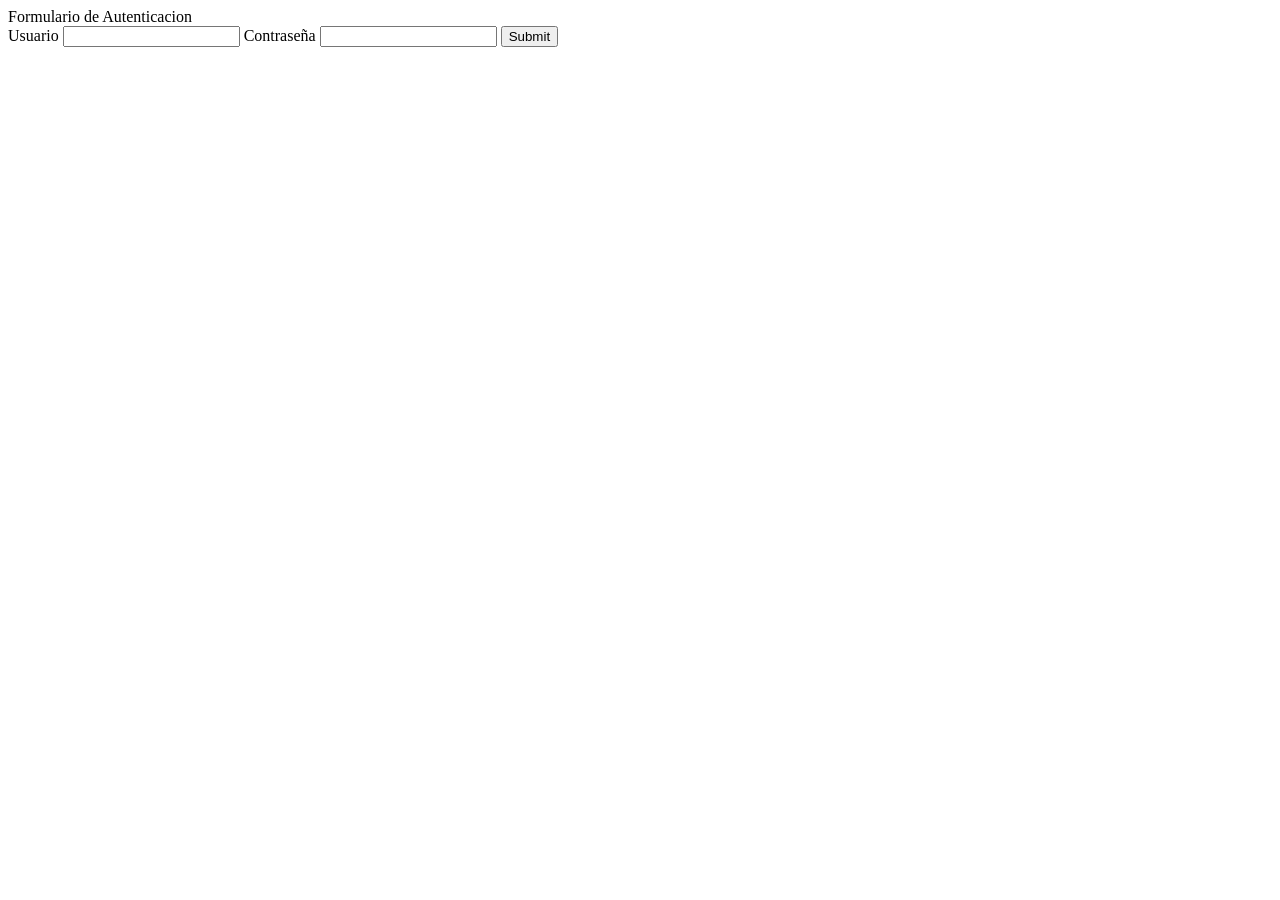
<file: web/index.html>
<!DOCTYPE html>
<!--
To change this license header, choose License Headers in Project Properties.
To change this template file, choose Tools | Templates
and open the template in the editor.
-->
<html>
    <head>
        <title>TODO supply a title</title>
        <meta charset="UTF-8">
        <meta name="viewport" content="width=device-width, initial-scale=1.0">
    </head>
    <body>
        <div>Formulario de Autenticacion</div>
        <form action="ServletLogin" method="POST">
            Usuario <input type="text" name="email"/>
            Contraseña <input type="password" name="pswd"/>
            <input type="submit" name="submit"/> 
        </form>
    </body>
</html>
</file>
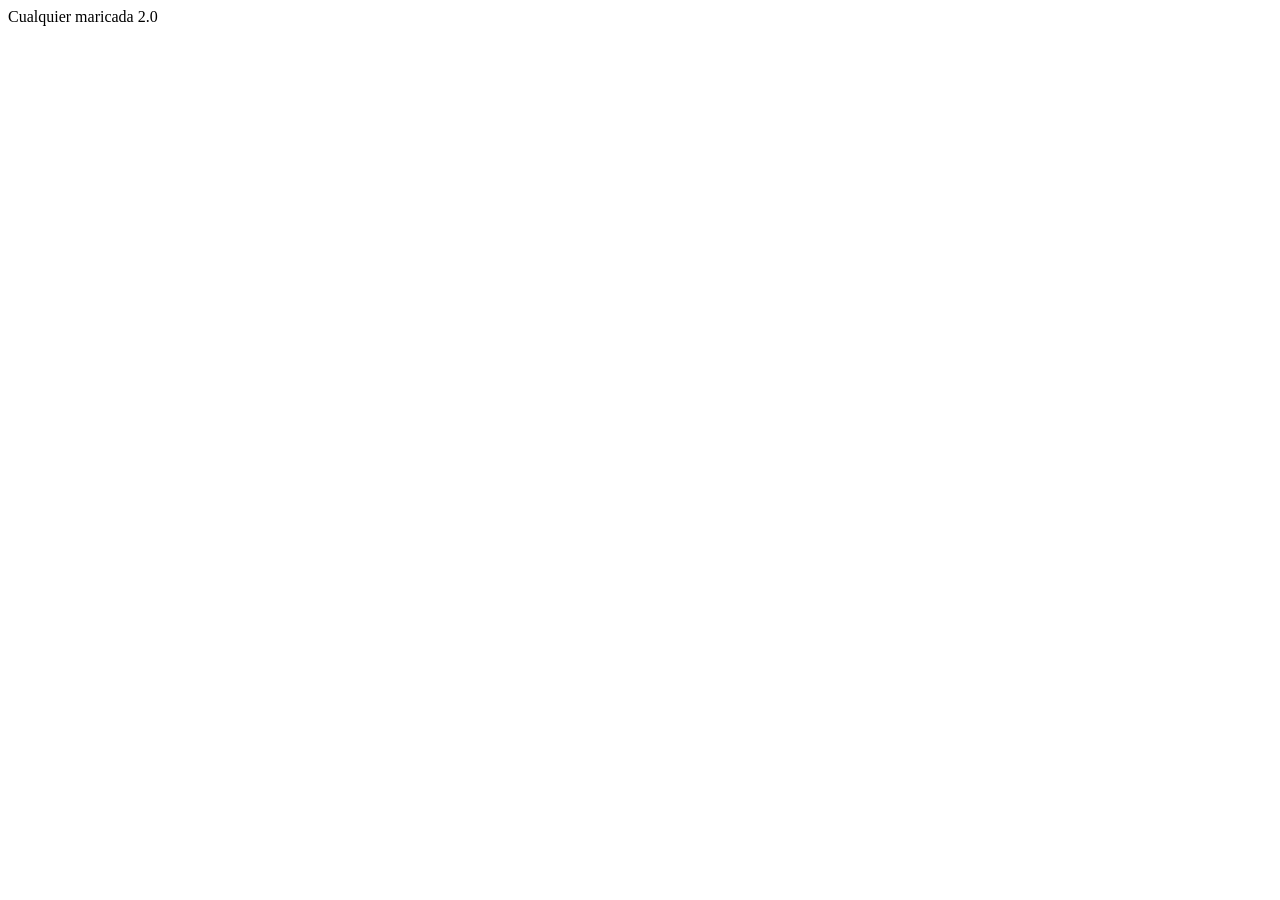
<file: FPD_APP3/src/main/webapp/index.html>
<!DOCTYPE html>
<!--
To change this license header, choose License Headers in Project Properties.
To change this template file, choose Tools | Templates
and open the template in the editor.
-->
<html>
    <head>
        <title>Heroku</title>
        <meta charset="windows-1252">
        <meta name="viewport" content="width=device-width, initial-scale=1.0">
    </head>
    <body>
        <div>Cualquier maricada 2.0</div>
    </body>
</html>
</file>
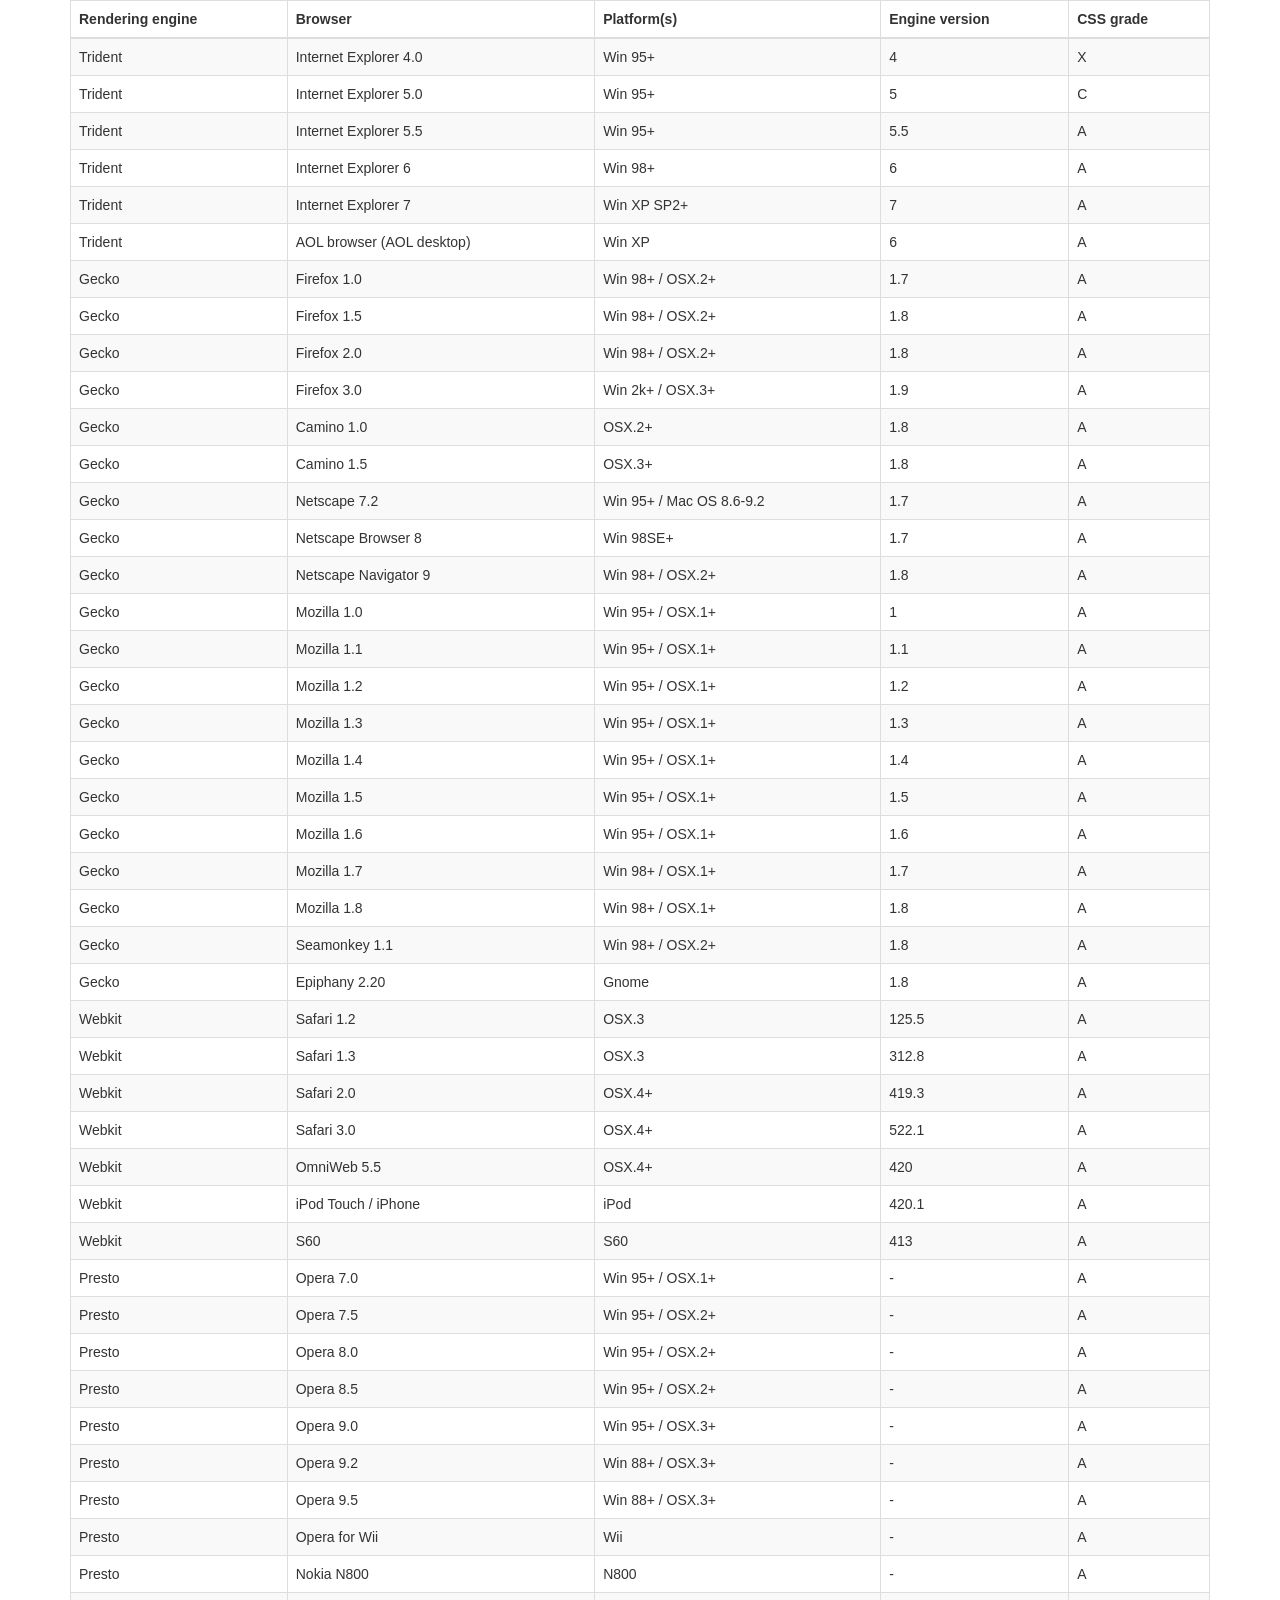
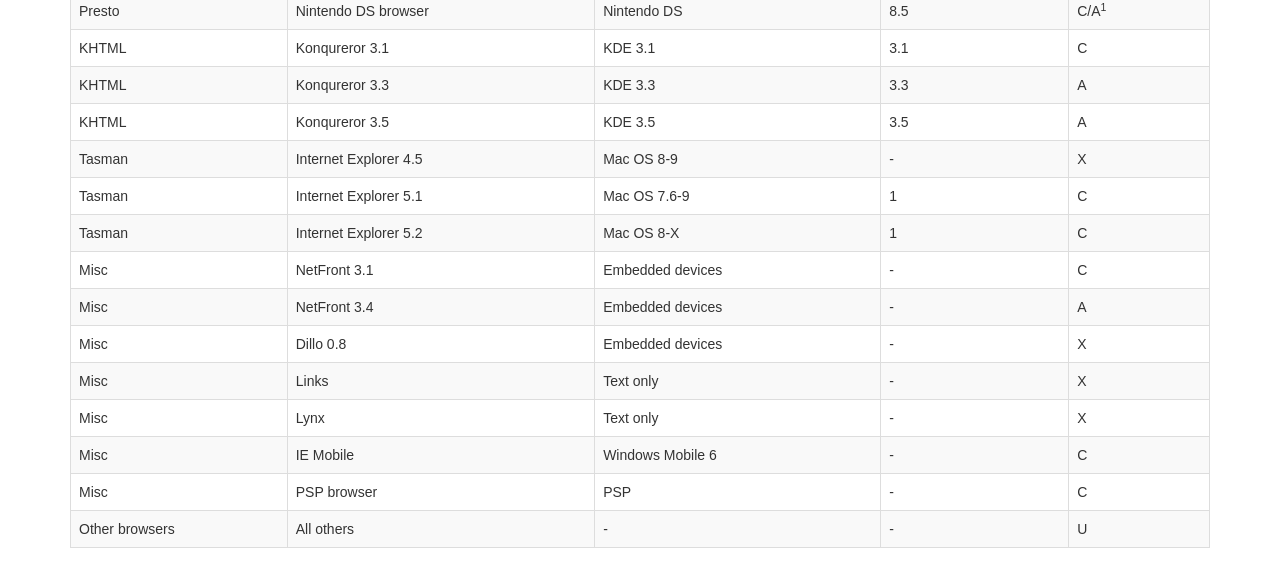
<file: web/Style2/vendor/datatables-plugins/index.html>
<!DOCTYPE HTML PUBLIC "-//W3C//DTD HTML 4.01//EN" "http://www.w3.org/TR/html4/strict.dtd">
<html>
	<head>
		<meta http-equiv="content-type" content="text/html; charset=utf-8" />
		
		<title>DataTables Bootstrap 3 example</title>

		<link rel="stylesheet" type="text/css" href="//maxcdn.bootstrapcdn.com/bootstrap/3.3.0/css/bootstrap.min.css">
		<link rel="stylesheet" type="text/css" href="dataTables.bootstrap.css">

		<script type="text/javascript" language="javascript" src="//code.jquery.com/jquery-1.11.1.min.js"></script>
		<script type="text/javascript" language="javascript" src="//cdn.datatables.net/1.10.3/js/jquery.dataTables.min.js"></script>
		<script type="text/javascript" language="javascript" src="dataTables.bootstrap.js"></script>
		<script type="text/javascript" charset="utf-8">
			$(document).ready(function() {
				$('#example').dataTable();
			} );
		</script>
	</head>
	<body>
		<div class="container">
			
<table cellpadding="0" cellspacing="0" border="0" class="table table-striped table-bordered" id="example">
	<thead>
		<tr>
			<th>Rendering engine</th>
			<th>Browser</th>
			<th>Platform(s)</th>
			<th>Engine version</th>
			<th>CSS grade</th>
		</tr>
	</thead>
	<tbody>
		<tr class="odd gradeX">
			<td>Trident</td>
			<td>Internet
				 Explorer 4.0</td>
			<td>Win 95+</td>
			<td class="center"> 4</td>
			<td class="center">X</td>
		</tr>
		<tr class="even gradeC">
			<td>Trident</td>
			<td>Internet
				 Explorer 5.0</td>
			<td>Win 95+</td>
			<td class="center">5</td>
			<td class="center">C</td>
		</tr>
		<tr class="odd gradeA">
			<td>Trident</td>
			<td>Internet
				 Explorer 5.5</td>
			<td>Win 95+</td>
			<td class="center">5.5</td>
			<td class="center">A</td>
		</tr>
		<tr class="even gradeA">
			<td>Trident</td>
			<td>Internet
				 Explorer 6</td>
			<td>Win 98+</td>
			<td class="center">6</td>
			<td class="center">A</td>
		</tr>
		<tr class="odd gradeA">
			<td>Trident</td>
			<td>Internet Explorer 7</td>
			<td>Win XP SP2+</td>
			<td class="center">7</td>
			<td class="center">A</td>
		</tr>
		<tr class="even gradeA">
			<td>Trident</td>
			<td>AOL browser (AOL desktop)</td>
			<td>Win XP</td>
			<td class="center">6</td>
			<td class="center">A</td>
		</tr>
		<tr class="gradeA">
			<td>Gecko</td>
			<td>Firefox 1.0</td>
			<td>Win 98+ / OSX.2+</td>
			<td class="center">1.7</td>
			<td class="center">A</td>
		</tr>
		<tr class="gradeA">
			<td>Gecko</td>
			<td>Firefox 1.5</td>
			<td>Win 98+ / OSX.2+</td>
			<td class="center">1.8</td>
			<td class="center">A</td>
		</tr>
		<tr class="gradeA">
			<td>Gecko</td>
			<td>Firefox 2.0</td>
			<td>Win 98+ / OSX.2+</td>
			<td class="center">1.8</td>
			<td class="center">A</td>
		</tr>
		<tr class="gradeA">
			<td>Gecko</td>
			<td>Firefox 3.0</td>
			<td>Win 2k+ / OSX.3+</td>
			<td class="center">1.9</td>
			<td class="center">A</td>
		</tr>
		<tr class="gradeA">
			<td>Gecko</td>
			<td>Camino 1.0</td>
			<td>OSX.2+</td>
			<td class="center">1.8</td>
			<td class="center">A</td>
		</tr>
		<tr class="gradeA">
			<td>Gecko</td>
			<td>Camino 1.5</td>
			<td>OSX.3+</td>
			<td class="center">1.8</td>
			<td class="center">A</td>
		</tr>
		<tr class="gradeA">
			<td>Gecko</td>
			<td>Netscape 7.2</td>
			<td>Win 95+ / Mac OS 8.6-9.2</td>
			<td class="center">1.7</td>
			<td class="center">A</td>
		</tr>
		<tr class="gradeA">
			<td>Gecko</td>
			<td>Netscape Browser 8</td>
			<td>Win 98SE+</td>
			<td class="center">1.7</td>
			<td class="center">A</td>
		</tr>
		<tr class="gradeA">
			<td>Gecko</td>
			<td>Netscape Navigator 9</td>
			<td>Win 98+ / OSX.2+</td>
			<td class="center">1.8</td>
			<td class="center">A</td>
		</tr>
		<tr class="gradeA">
			<td>Gecko</td>
			<td>Mozilla 1.0</td>
			<td>Win 95+ / OSX.1+</td>
			<td class="center">1</td>
			<td class="center">A</td>
		</tr>
		<tr class="gradeA">
			<td>Gecko</td>
			<td>Mozilla 1.1</td>
			<td>Win 95+ / OSX.1+</td>
			<td class="center">1.1</td>
			<td class="center">A</td>
		</tr>
		<tr class="gradeA">
			<td>Gecko</td>
			<td>Mozilla 1.2</td>
			<td>Win 95+ / OSX.1+</td>
			<td class="center">1.2</td>
			<td class="center">A</td>
		</tr>
		<tr class="gradeA">
			<td>Gecko</td>
			<td>Mozilla 1.3</td>
			<td>Win 95+ / OSX.1+</td>
			<td class="center">1.3</td>
			<td class="center">A</td>
		</tr>
		<tr class="gradeA">
			<td>Gecko</td>
			<td>Mozilla 1.4</td>
			<td>Win 95+ / OSX.1+</td>
			<td class="center">1.4</td>
			<td class="center">A</td>
		</tr>
		<tr class="gradeA">
			<td>Gecko</td>
			<td>Mozilla 1.5</td>
			<td>Win 95+ / OSX.1+</td>
			<td class="center">1.5</td>
			<td class="center">A</td>
		</tr>
		<tr class="gradeA">
			<td>Gecko</td>
			<td>Mozilla 1.6</td>
			<td>Win 95+ / OSX.1+</td>
			<td class="center">1.6</td>
			<td class="center">A</td>
		</tr>
		<tr class="gradeA">
			<td>Gecko</td>
			<td>Mozilla 1.7</td>
			<td>Win 98+ / OSX.1+</td>
			<td class="center">1.7</td>
			<td class="center">A</td>
		</tr>
		<tr class="gradeA">
			<td>Gecko</td>
			<td>Mozilla 1.8</td>
			<td>Win 98+ / OSX.1+</td>
			<td class="center">1.8</td>
			<td class="center">A</td>
		</tr>
		<tr class="gradeA">
			<td>Gecko</td>
			<td>Seamonkey 1.1</td>
			<td>Win 98+ / OSX.2+</td>
			<td class="center">1.8</td>
			<td class="center">A</td>
		</tr>
		<tr class="gradeA">
			<td>Gecko</td>
			<td>Epiphany 2.20</td>
			<td>Gnome</td>
			<td class="center">1.8</td>
			<td class="center">A</td>
		</tr>
		<tr class="gradeA">
			<td>Webkit</td>
			<td>Safari 1.2</td>
			<td>OSX.3</td>
			<td class="center">125.5</td>
			<td class="center">A</td>
		</tr>
		<tr class="gradeA">
			<td>Webkit</td>
			<td>Safari 1.3</td>
			<td>OSX.3</td>
			<td class="center">312.8</td>
			<td class="center">A</td>
		</tr>
		<tr class="gradeA">
			<td>Webkit</td>
			<td>Safari 2.0</td>
			<td>OSX.4+</td>
			<td class="center">419.3</td>
			<td class="center">A</td>
		</tr>
		<tr class="gradeA">
			<td>Webkit</td>
			<td>Safari 3.0</td>
			<td>OSX.4+</td>
			<td class="center">522.1</td>
			<td class="center">A</td>
		</tr>
		<tr class="gradeA">
			<td>Webkit</td>
			<td>OmniWeb 5.5</td>
			<td>OSX.4+</td>
			<td class="center">420</td>
			<td class="center">A</td>
		</tr>
		<tr class="gradeA">
			<td>Webkit</td>
			<td>iPod Touch / iPhone</td>
			<td>iPod</td>
			<td class="center">420.1</td>
			<td class="center">A</td>
		</tr>
		<tr class="gradeA">
			<td>Webkit</td>
			<td>S60</td>
			<td>S60</td>
			<td class="center">413</td>
			<td class="center">A</td>
		</tr>
		<tr class="gradeA">
			<td>Presto</td>
			<td>Opera 7.0</td>
			<td>Win 95+ / OSX.1+</td>
			<td class="center">-</td>
			<td class="center">A</td>
		</tr>
		<tr class="gradeA">
			<td>Presto</td>
			<td>Opera 7.5</td>
			<td>Win 95+ / OSX.2+</td>
			<td class="center">-</td>
			<td class="center">A</td>
		</tr>
		<tr class="gradeA">
			<td>Presto</td>
			<td>Opera 8.0</td>
			<td>Win 95+ / OSX.2+</td>
			<td class="center">-</td>
			<td class="center">A</td>
		</tr>
		<tr class="gradeA">
			<td>Presto</td>
			<td>Opera 8.5</td>
			<td>Win 95+ / OSX.2+</td>
			<td class="center">-</td>
			<td class="center">A</td>
		</tr>
		<tr class="gradeA">
			<td>Presto</td>
			<td>Opera 9.0</td>
			<td>Win 95+ / OSX.3+</td>
			<td class="center">-</td>
			<td class="center">A</td>
		</tr>
		<tr class="gradeA">
			<td>Presto</td>
			<td>Opera 9.2</td>
			<td>Win 88+ / OSX.3+</td>
			<td class="center">-</td>
			<td class="center">A</td>
		</tr>
		<tr class="gradeA">
			<td>Presto</td>
			<td>Opera 9.5</td>
			<td>Win 88+ / OSX.3+</td>
			<td class="center">-</td>
			<td class="center">A</td>
		</tr>
		<tr class="gradeA">
			<td>Presto</td>
			<td>Opera for Wii</td>
			<td>Wii</td>
			<td class="center">-</td>
			<td class="center">A</td>
		</tr>
		<tr class="gradeA">
			<td>Presto</td>
			<td>Nokia N800</td>
			<td>N800</td>
			<td class="center">-</td>
			<td class="center">A</td>
		</tr>
		<tr class="gradeA">
			<td>Presto</td>
			<td>Nintendo DS browser</td>
			<td>Nintendo DS</td>
			<td class="center">8.5</td>
			<td class="center">C/A<sup>1</sup></td>
		</tr>
		<tr class="gradeC">
			<td>KHTML</td>
			<td>Konqureror 3.1</td>
			<td>KDE 3.1</td>
			<td class="center">3.1</td>
			<td class="center">C</td>
		</tr>
		<tr class="gradeA">
			<td>KHTML</td>
			<td>Konqureror 3.3</td>
			<td>KDE 3.3</td>
			<td class="center">3.3</td>
			<td class="center">A</td>
		</tr>
		<tr class="gradeA">
			<td>KHTML</td>
			<td>Konqureror 3.5</td>
			<td>KDE 3.5</td>
			<td class="center">3.5</td>
			<td class="center">A</td>
		</tr>
		<tr class="gradeX">
			<td>Tasman</td>
			<td>Internet Explorer 4.5</td>
			<td>Mac OS 8-9</td>
			<td class="center">-</td>
			<td class="center">X</td>
		</tr>
		<tr class="gradeC">
			<td>Tasman</td>
			<td>Internet Explorer 5.1</td>
			<td>Mac OS 7.6-9</td>
			<td class="center">1</td>
			<td class="center">C</td>
		</tr>
		<tr class="gradeC">
			<td>Tasman</td>
			<td>Internet Explorer 5.2</td>
			<td>Mac OS 8-X</td>
			<td class="center">1</td>
			<td class="center">C</td>
		</tr>
		<tr class="gradeA">
			<td>Misc</td>
			<td>NetFront 3.1</td>
			<td>Embedded devices</td>
			<td class="center">-</td>
			<td class="center">C</td>
		</tr>
		<tr class="gradeA">
			<td>Misc</td>
			<td>NetFront 3.4</td>
			<td>Embedded devices</td>
			<td class="center">-</td>
			<td class="center">A</td>
		</tr>
		<tr class="gradeX">
			<td>Misc</td>
			<td>Dillo 0.8</td>
			<td>Embedded devices</td>
			<td class="center">-</td>
			<td class="center">X</td>
		</tr>
		<tr class="gradeX">
			<td>Misc</td>
			<td>Links</td>
			<td>Text only</td>
			<td class="center">-</td>
			<td class="center">X</td>
		</tr>
		<tr class="gradeX">
			<td>Misc</td>
			<td>Lynx</td>
			<td>Text only</td>
			<td class="center">-</td>
			<td class="center">X</td>
		</tr>
		<tr class="gradeC">
			<td>Misc</td>
			<td>IE Mobile</td>
			<td>Windows Mobile 6</td>
			<td class="center">-</td>
			<td class="center">C</td>
		</tr>
		<tr class="gradeC">
			<td>Misc</td>
			<td>PSP browser</td>
			<td>PSP</td>
			<td class="center">-</td>
			<td class="center">C</td>
		</tr>
		<tr class="gradeU">
			<td>Other browsers</td>
			<td>All others</td>
			<td>-</td>
			<td class="center">-</td>
			<td class="center">U</td>
		</tr>
	</tbody>
</table>
			
		</div>
	</body>
</html>
</file>
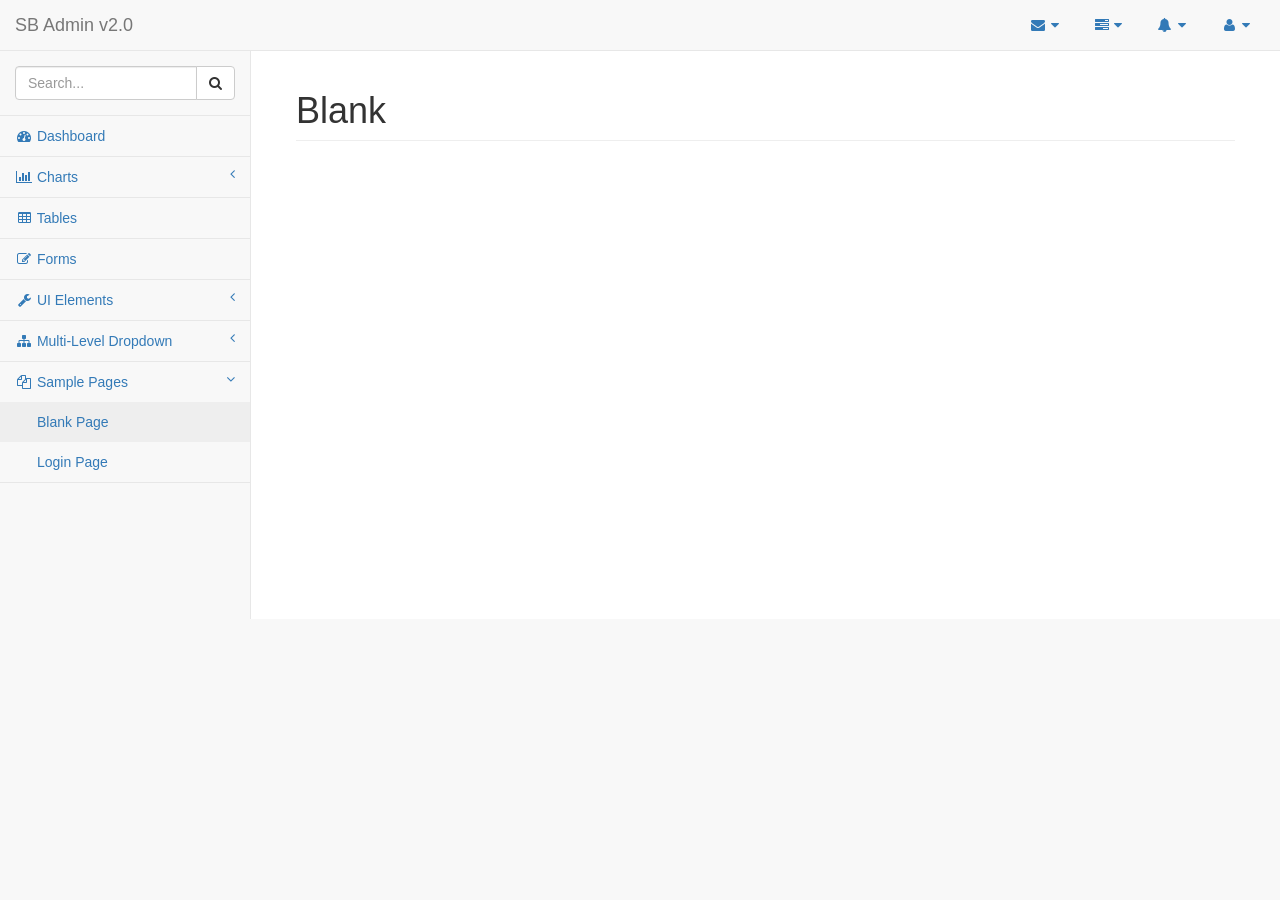
<file: web/Style2/pages/blank.html>
<!DOCTYPE html>
<html lang="en">

<head>

    <meta charset="utf-8">
    <meta http-equiv="X-UA-Compatible" content="IE=edge">
    <meta name="viewport" content="width=device-width, initial-scale=1">
    <meta name="description" content="">
    <meta name="author" content="">

    <title>SB Admin 2 - Bootstrap Admin Theme</title>

    <!-- Bootstrap Core CSS -->
    <link href="../vendor/bootstrap/css/bootstrap.min.css" rel="stylesheet">

    <!-- MetisMenu CSS -->
    <link href="../vendor/metisMenu/metisMenu.min.css" rel="stylesheet">

    <!-- Custom CSS -->
    <link href="../dist/css/sb-admin-2.css" rel="stylesheet">

    <!-- Custom Fonts -->
    <link href="../vendor/font-awesome/css/font-awesome.min.css" rel="stylesheet" type="text/css">

    <!-- HTML5 Shim and Respond.js IE8 support of HTML5 elements and media queries -->
    <!-- WARNING: Respond.js doesn't work if you view the page via file:// -->
    <!--[if lt IE 9]>
        <script src="https://oss.maxcdn.com/libs/html5shiv/3.7.0/html5shiv.js"></script>
        <script src="https://oss.maxcdn.com/libs/respond.js/1.4.2/respond.min.js"></script>
    <![endif]-->

</head>

<body>

    <div id="wrapper">

        <!-- Navigation -->
        <nav class="navbar navbar-default navbar-static-top" role="navigation" style="margin-bottom: 0">
            <div class="navbar-header">
                <button type="button" class="navbar-toggle" data-toggle="collapse" data-target=".navbar-collapse">
                    <span class="sr-only">Toggle navigation</span>
                    <span class="icon-bar"></span>
                    <span class="icon-bar"></span>
                    <span class="icon-bar"></span>
                </button>
                <a class="navbar-brand" href="index.html">SB Admin v2.0</a>
            </div>
            <!-- /.navbar-header -->

            <ul class="nav navbar-top-links navbar-right">
                <li class="dropdown">
                    <a class="dropdown-toggle" data-toggle="dropdown" href="#">
                        <i class="fa fa-envelope fa-fw"></i> <i class="fa fa-caret-down"></i>
                    </a>
                    <ul class="dropdown-menu dropdown-messages">
                        <li>
                            <a href="#">
                                <div>
                                    <strong>John Smith</strong>
                                    <span class="pull-right text-muted">
                                        <em>Yesterday</em>
                                    </span>
                                </div>
                                <div>Lorem ipsum dolor sit amet, consectetur adipiscing elit. Pellentesque eleifend...</div>
                            </a>
                        </li>
                        <li class="divider"></li>
                        <li>
                            <a href="#">
                                <div>
                                    <strong>John Smith</strong>
                                    <span class="pull-right text-muted">
                                        <em>Yesterday</em>
                                    </span>
                                </div>
                                <div>Lorem ipsum dolor sit amet, consectetur adipiscing elit. Pellentesque eleifend...</div>
                            </a>
                        </li>
                        <li class="divider"></li>
                        <li>
                            <a href="#">
                                <div>
                                    <strong>John Smith</strong>
                                    <span class="pull-right text-muted">
                                        <em>Yesterday</em>
                                    </span>
                                </div>
                                <div>Lorem ipsum dolor sit amet, consectetur adipiscing elit. Pellentesque eleifend...</div>
                            </a>
                        </li>
                        <li class="divider"></li>
                        <li>
                            <a class="text-center" href="#">
                                <strong>Read All Messages</strong>
                                <i class="fa fa-angle-right"></i>
                            </a>
                        </li>
                    </ul>
                    <!-- /.dropdown-messages -->
                </li>
                <!-- /.dropdown -->
                <li class="dropdown">
                    <a class="dropdown-toggle" data-toggle="dropdown" href="#">
                        <i class="fa fa-tasks fa-fw"></i> <i class="fa fa-caret-down"></i>
                    </a>
                    <ul class="dropdown-menu dropdown-tasks">
                        <li>
                            <a href="#">
                                <div>
                                    <p>
                                        <strong>Task 1</strong>
                                        <span class="pull-right text-muted">40% Complete</span>
                                    </p>
                                    <div class="progress progress-striped active">
                                        <div class="progress-bar progress-bar-success" role="progressbar" aria-valuenow="40" aria-valuemin="0" aria-valuemax="100" style="width: 40%">
                                            <span class="sr-only">40% Complete (success)</span>
                                        </div>
                                    </div>
                                </div>
                            </a>
                        </li>
                        <li class="divider"></li>
                        <li>
                            <a href="#">
                                <div>
                                    <p>
                                        <strong>Task 2</strong>
                                        <span class="pull-right text-muted">20% Complete</span>
                                    </p>
                                    <div class="progress progress-striped active">
                                        <div class="progress-bar progress-bar-info" role="progressbar" aria-valuenow="20" aria-valuemin="0" aria-valuemax="100" style="width: 20%">
                                            <span class="sr-only">20% Complete</span>
                                        </div>
                                    </div>
                                </div>
                            </a>
                        </li>
                        <li class="divider"></li>
                        <li>
                            <a href="#">
                                <div>
                                    <p>
                                        <strong>Task 3</strong>
                                        <span class="pull-right text-muted">60% Complete</span>
                                    </p>
                                    <div class="progress progress-striped active">
                                        <div class="progress-bar progress-bar-warning" role="progressbar" aria-valuenow="60" aria-valuemin="0" aria-valuemax="100" style="width: 60%">
                                            <span class="sr-only">60% Complete (warning)</span>
                                        </div>
                                    </div>
                                </div>
                            </a>
                        </li>
                        <li class="divider"></li>
                        <li>
                            <a href="#">
                                <div>
                                    <p>
                                        <strong>Task 4</strong>
                                        <span class="pull-right text-muted">80% Complete</span>
                                    </p>
                                    <div class="progress progress-striped active">
                                        <div class="progress-bar progress-bar-danger" role="progressbar" aria-valuenow="80" aria-valuemin="0" aria-valuemax="100" style="width: 80%">
                                            <span class="sr-only">80% Complete (danger)</span>
                                        </div>
                                    </div>
                                </div>
                            </a>
                        </li>
                        <li class="divider"></li>
                        <li>
                            <a class="text-center" href="#">
                                <strong>See All Tasks</strong>
                                <i class="fa fa-angle-right"></i>
                            </a>
                        </li>
                    </ul>
                    <!-- /.dropdown-tasks -->
                </li>
                <!-- /.dropdown -->
                <li class="dropdown">
                    <a class="dropdown-toggle" data-toggle="dropdown" href="#">
                        <i class="fa fa-bell fa-fw"></i> <i class="fa fa-caret-down"></i>
                    </a>
                    <ul class="dropdown-menu dropdown-alerts">
                        <li>
                            <a href="#">
                                <div>
                                    <i class="fa fa-comment fa-fw"></i> New Comment
                                    <span class="pull-right text-muted small">4 minutes ago</span>
                                </div>
                            </a>
                        </li>
                        <li class="divider"></li>
                        <li>
                            <a href="#">
                                <div>
                                    <i class="fa fa-twitter fa-fw"></i> 3 New Followers
                                    <span class="pull-right text-muted small">12 minutes ago</span>
                                </div>
                            </a>
                        </li>
                        <li class="divider"></li>
                        <li>
                            <a href="#">
                                <div>
                                    <i class="fa fa-envelope fa-fw"></i> Message Sent
                                    <span class="pull-right text-muted small">4 minutes ago</span>
                                </div>
                            </a>
                        </li>
                        <li class="divider"></li>
                        <li>
                            <a href="#">
                                <div>
                                    <i class="fa fa-tasks fa-fw"></i> New Task
                                    <span class="pull-right text-muted small">4 minutes ago</span>
                                </div>
                            </a>
                        </li>
                        <li class="divider"></li>
                        <li>
                            <a href="#">
                                <div>
                                    <i class="fa fa-upload fa-fw"></i> Server Rebooted
                                    <span class="pull-right text-muted small">4 minutes ago</span>
                                </div>
                            </a>
                        </li>
                        <li class="divider"></li>
                        <li>
                            <a class="text-center" href="#">
                                <strong>See All Alerts</strong>
                                <i class="fa fa-angle-right"></i>
                            </a>
                        </li>
                    </ul>
                    <!-- /.dropdown-alerts -->
                </li>
                <!-- /.dropdown -->
                <li class="dropdown">
                    <a class="dropdown-toggle" data-toggle="dropdown" href="#">
                        <i class="fa fa-user fa-fw"></i> <i class="fa fa-caret-down"></i>
                    </a>
                    <ul class="dropdown-menu dropdown-user">
                        <li><a href="#"><i class="fa fa-user fa-fw"></i> User Profile</a>
                        </li>
                        <li><a href="#"><i class="fa fa-gear fa-fw"></i> Settings</a>
                        </li>
                        <li class="divider"></li>
                        <li><a href="login.html"><i class="fa fa-sign-out fa-fw"></i> Logout</a>
                        </li>
                    </ul>
                    <!-- /.dropdown-user -->
                </li>
                <!-- /.dropdown -->
            </ul>
            <!-- /.navbar-top-links -->

            <div class="navbar-default sidebar" role="navigation">
                <div class="sidebar-nav navbar-collapse">
                    <ul class="nav" id="side-menu">
                        <li class="sidebar-search">
                            <div class="input-group custom-search-form">
                                <input type="text" class="form-control" placeholder="Search...">
                                <span class="input-group-btn">
                                    <button class="btn btn-default" type="button">
                                        <i class="fa fa-search"></i>
                                    </button>
                                </span>
                            </div>
                            <!-- /input-group -->
                        </li>
                        <li>
                            <a href="index.html"><i class="fa fa-dashboard fa-fw"></i> Dashboard</a>
                        </li>
                        <li>
                            <a href="#"><i class="fa fa-bar-chart-o fa-fw"></i> Charts<span class="fa arrow"></span></a>
                            <ul class="nav nav-second-level">
                                <li>
                                    <a href="flot.html">Flot Charts</a>
                                </li>
                                <li>
                                    <a href="morris.html">Morris.js Charts</a>
                                </li>
                            </ul>
                            <!-- /.nav-second-level -->
                        </li>
                        <li>
                            <a href="tables.html"><i class="fa fa-table fa-fw"></i> Tables</a>
                        </li>
                        <li>
                            <a href="forms.html"><i class="fa fa-edit fa-fw"></i> Forms</a>
                        </li>
                        <li>
                            <a href="#"><i class="fa fa-wrench fa-fw"></i> UI Elements<span class="fa arrow"></span></a>
                            <ul class="nav nav-second-level">
                                <li>
                                    <a href="panels-wells.html">Panels and Wells</a>
                                </li>
                                <li>
                                    <a href="buttons.html">Buttons</a>
                                </li>
                                <li>
                                    <a href="notifications.html">Notifications</a>
                                </li>
                                <li>
                                    <a href="typography.html">Typography</a>
                                </li>
                                <li>
                                    <a href="icons.html"> Icons</a>
                                </li>
                                <li>
                                    <a href="grid.html">Grid</a>
                                </li>
                            </ul>
                            <!-- /.nav-second-level -->
                        </li>
                        <li>
                            <a href="#"><i class="fa fa-sitemap fa-fw"></i> Multi-Level Dropdown<span class="fa arrow"></span></a>
                            <ul class="nav nav-second-level">
                                <li>
                                    <a href="#">Second Level Item</a>
                                </li>
                                <li>
                                    <a href="#">Second Level Item</a>
                                </li>
                                <li>
                                    <a href="#">Third Level <span class="fa arrow"></span></a>
                                    <ul class="nav nav-third-level">
                                        <li>
                                            <a href="#">Third Level Item</a>
                                        </li>
                                        <li>
                                            <a href="#">Third Level Item</a>
                                        </li>
                                        <li>
                                            <a href="#">Third Level Item</a>
                                        </li>
                                        <li>
                                            <a href="#">Third Level Item</a>
                                        </li>
                                    </ul>
                                    <!-- /.nav-third-level -->
                                </li>
                            </ul>
                            <!-- /.nav-second-level -->
                        </li>
                        <li class="active">
                            <a href="#"><i class="fa fa-files-o fa-fw"></i> Sample Pages<span class="fa arrow"></span></a>
                            <ul class="nav nav-second-level">
                                <li>
                                    <a class="active" href="blank.html">Blank Page</a>
                                </li>
                                <li>
                                    <a href="login.html">Login Page</a>
                                </li>
                            </ul>
                            <!-- /.nav-second-level -->
                        </li>
                    </ul>
                </div>
                <!-- /.sidebar-collapse -->
            </div>
            <!-- /.navbar-static-side -->
        </nav>

        <!-- Page Content -->
        <div id="page-wrapper">
            <div class="container-fluid">
                <div class="row">
                    <div class="col-lg-12">
                        <h1 class="page-header">Blank</h1>
                    </div>
                    <!-- /.col-lg-12 -->
                </div>
                <!-- /.row -->
            </div>
            <!-- /.container-fluid -->
        </div>
        <!-- /#page-wrapper -->

    </div>
    <!-- /#wrapper -->

    <!-- jQuery -->
    <script src="../vendor/jquery/jquery.min.js"></script>

    <!-- Bootstrap Core JavaScript -->
    <script src="../vendor/bootstrap/js/bootstrap.min.js"></script>

    <!-- Metis Menu Plugin JavaScript -->
    <script src="../vendor/metisMenu/metisMenu.min.js"></script>

    <!-- Custom Theme JavaScript -->
    <script src="../dist/js/sb-admin-2.js"></script>

</body>

</html>
</file>
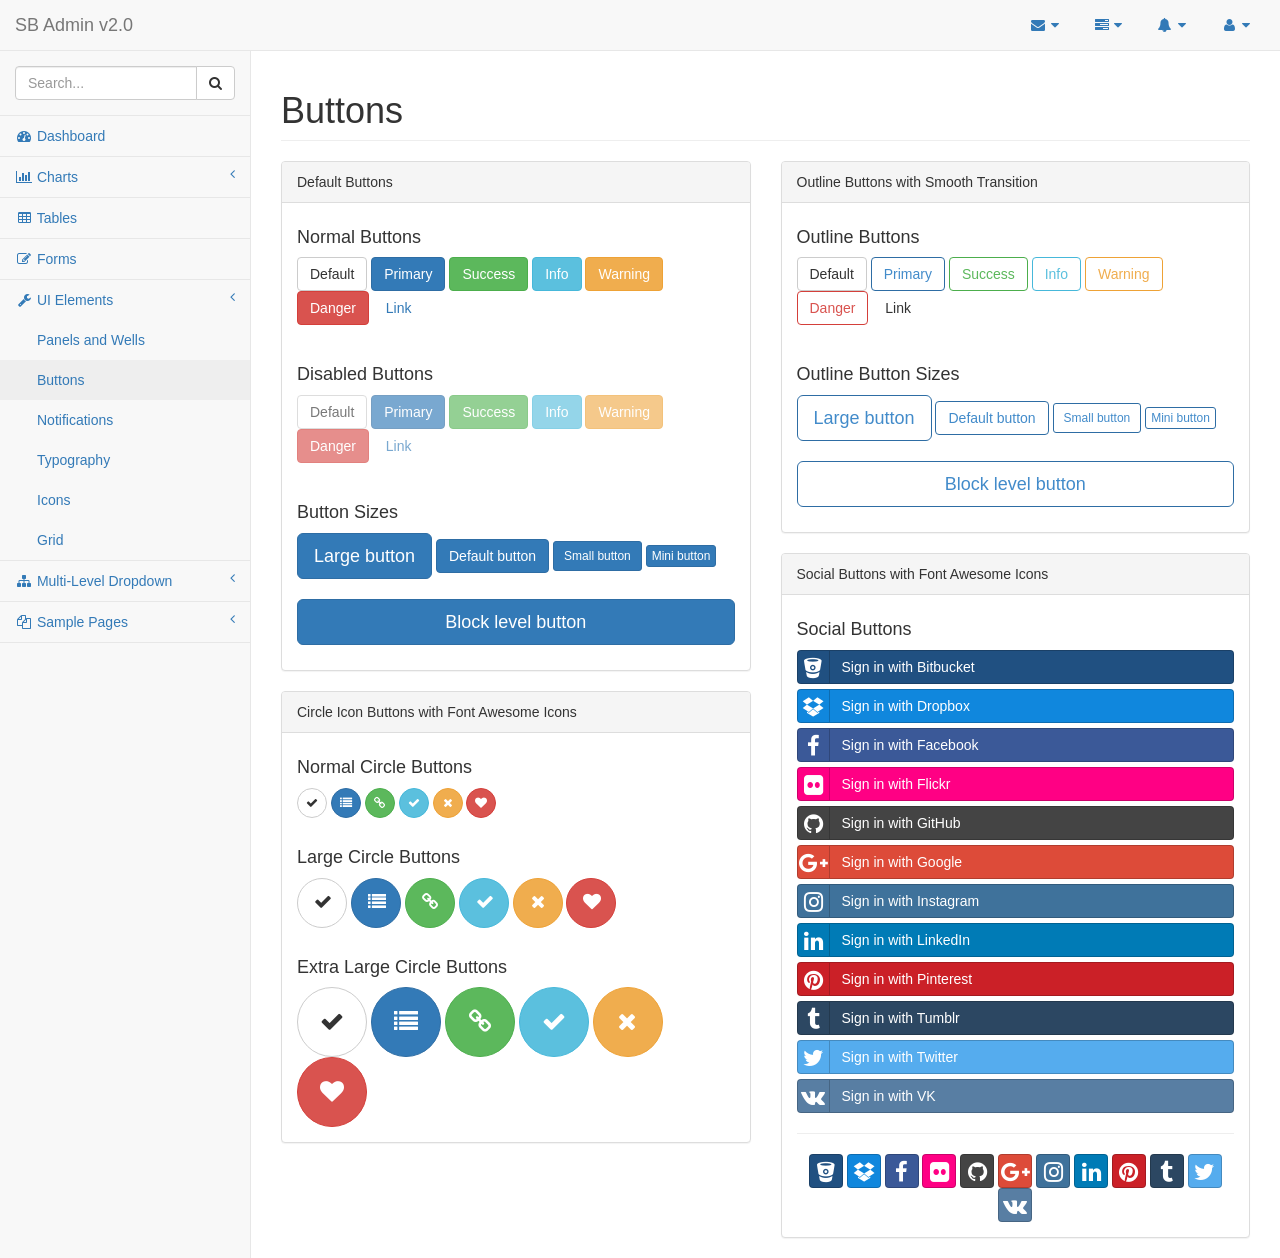
<file: web/Style2/pages/buttons.html>
<!DOCTYPE html>
<html lang="en">

<head>

    <meta charset="utf-8">
    <meta http-equiv="X-UA-Compatible" content="IE=edge">
    <meta name="viewport" content="width=device-width, initial-scale=1">
    <meta name="description" content="">
    <meta name="author" content="">

    <title>SB Admin 2 - Bootstrap Admin Theme</title>

    <!-- Bootstrap Core CSS -->
    <link href="../vendor/bootstrap/css/bootstrap.min.css" rel="stylesheet">

    <!-- MetisMenu CSS -->
    <link href="../vendor/metisMenu/metisMenu.min.css" rel="stylesheet">

    <!-- Social Buttons CSS -->
    <link href="../vendor/bootstrap-social/bootstrap-social.css" rel="stylesheet">

    <!-- Custom CSS -->
    <link href="../dist/css/sb-admin-2.css" rel="stylesheet">

    <!-- Custom Fonts -->
    <link href="../vendor/font-awesome/css/font-awesome.min.css" rel="stylesheet" type="text/css">

    <!-- HTML5 Shim and Respond.js IE8 support of HTML5 elements and media queries -->
    <!-- WARNING: Respond.js doesn't work if you view the page via file:// -->
    <!--[if lt IE 9]>
        <script src="https://oss.maxcdn.com/libs/html5shiv/3.7.0/html5shiv.js"></script>
        <script src="https://oss.maxcdn.com/libs/respond.js/1.4.2/respond.min.js"></script>
    <![endif]-->

</head>

<body>

    <div id="wrapper">

        <!-- Navigation -->
        <nav class="navbar navbar-default navbar-static-top" role="navigation" style="margin-bottom: 0">
            <div class="navbar-header">
                <button type="button" class="navbar-toggle" data-toggle="collapse" data-target=".navbar-collapse">
                    <span class="sr-only">Toggle navigation</span>
                    <span class="icon-bar"></span>
                    <span class="icon-bar"></span>
                    <span class="icon-bar"></span>
                </button>
                <a class="navbar-brand" href="index.html">SB Admin v2.0</a>
            </div>
            <!-- /.navbar-header -->

            <ul class="nav navbar-top-links navbar-right">
                <li class="dropdown">
                    <a class="dropdown-toggle" data-toggle="dropdown" href="#">
                        <i class="fa fa-envelope fa-fw"></i> <i class="fa fa-caret-down"></i>
                    </a>
                    <ul class="dropdown-menu dropdown-messages">
                        <li>
                            <a href="#">
                                <div>
                                    <strong>John Smith</strong>
                                    <span class="pull-right text-muted">
                                        <em>Yesterday</em>
                                    </span>
                                </div>
                                <div>Lorem ipsum dolor sit amet, consectetur adipiscing elit. Pellentesque eleifend...</div>
                            </a>
                        </li>
                        <li class="divider"></li>
                        <li>
                            <a href="#">
                                <div>
                                    <strong>John Smith</strong>
                                    <span class="pull-right text-muted">
                                        <em>Yesterday</em>
                                    </span>
                                </div>
                                <div>Lorem ipsum dolor sit amet, consectetur adipiscing elit. Pellentesque eleifend...</div>
                            </a>
                        </li>
                        <li class="divider"></li>
                        <li>
                            <a href="#">
                                <div>
                                    <strong>John Smith</strong>
                                    <span class="pull-right text-muted">
                                        <em>Yesterday</em>
                                    </span>
                                </div>
                                <div>Lorem ipsum dolor sit amet, consectetur adipiscing elit. Pellentesque eleifend...</div>
                            </a>
                        </li>
                        <li class="divider"></li>
                        <li>
                            <a class="text-center" href="#">
                                <strong>Read All Messages</strong>
                                <i class="fa fa-angle-right"></i>
                            </a>
                        </li>
                    </ul>
                    <!-- /.dropdown-messages -->
                </li>
                <!-- /.dropdown -->
                <li class="dropdown">
                    <a class="dropdown-toggle" data-toggle="dropdown" href="#">
                        <i class="fa fa-tasks fa-fw"></i> <i class="fa fa-caret-down"></i>
                    </a>
                    <ul class="dropdown-menu dropdown-tasks">
                        <li>
                            <a href="#">
                                <div>
                                    <p>
                                        <strong>Task 1</strong>
                                        <span class="pull-right text-muted">40% Complete</span>
                                    </p>
                                    <div class="progress progress-striped active">
                                        <div class="progress-bar progress-bar-success" role="progressbar" aria-valuenow="40" aria-valuemin="0" aria-valuemax="100" style="width: 40%">
                                            <span class="sr-only">40% Complete (success)</span>
                                        </div>
                                    </div>
                                </div>
                            </a>
                        </li>
                        <li class="divider"></li>
                        <li>
                            <a href="#">
                                <div>
                                    <p>
                                        <strong>Task 2</strong>
                                        <span class="pull-right text-muted">20% Complete</span>
                                    </p>
                                    <div class="progress progress-striped active">
                                        <div class="progress-bar progress-bar-info" role="progressbar" aria-valuenow="20" aria-valuemin="0" aria-valuemax="100" style="width: 20%">
                                            <span class="sr-only">20% Complete</span>
                                        </div>
                                    </div>
                                </div>
                            </a>
                        </li>
                        <li class="divider"></li>
                        <li>
                            <a href="#">
                                <div>
                                    <p>
                                        <strong>Task 3</strong>
                                        <span class="pull-right text-muted">60% Complete</span>
                                    </p>
                                    <div class="progress progress-striped active">
                                        <div class="progress-bar progress-bar-warning" role="progressbar" aria-valuenow="60" aria-valuemin="0" aria-valuemax="100" style="width: 60%">
                                            <span class="sr-only">60% Complete (warning)</span>
                                        </div>
                                    </div>
                                </div>
                            </a>
                        </li>
                        <li class="divider"></li>
                        <li>
                            <a href="#">
                                <div>
                                    <p>
                                        <strong>Task 4</strong>
                                        <span class="pull-right text-muted">80% Complete</span>
                                    </p>
                                    <div class="progress progress-striped active">
                                        <div class="progress-bar progress-bar-danger" role="progressbar" aria-valuenow="80" aria-valuemin="0" aria-valuemax="100" style="width: 80%">
                                            <span class="sr-only">80% Complete (danger)</span>
                                        </div>
                                    </div>
                                </div>
                            </a>
                        </li>
                        <li class="divider"></li>
                        <li>
                            <a class="text-center" href="#">
                                <strong>See All Tasks</strong>
                                <i class="fa fa-angle-right"></i>
                            </a>
                        </li>
                    </ul>
                    <!-- /.dropdown-tasks -->
                </li>
                <!-- /.dropdown -->
                <li class="dropdown">
                    <a class="dropdown-toggle" data-toggle="dropdown" href="#">
                        <i class="fa fa-bell fa-fw"></i> <i class="fa fa-caret-down"></i>
                    </a>
                    <ul class="dropdown-menu dropdown-alerts">
                        <li>
                            <a href="#">
                                <div>
                                    <i class="fa fa-comment fa-fw"></i> New Comment
                                    <span class="pull-right text-muted small">4 minutes ago</span>
                                </div>
                            </a>
                        </li>
                        <li class="divider"></li>
                        <li>
                            <a href="#">
                                <div>
                                    <i class="fa fa-twitter fa-fw"></i> 3 New Followers
                                    <span class="pull-right text-muted small">12 minutes ago</span>
                                </div>
                            </a>
                        </li>
                        <li class="divider"></li>
                        <li>
                            <a href="#">
                                <div>
                                    <i class="fa fa-envelope fa-fw"></i> Message Sent
                                    <span class="pull-right text-muted small">4 minutes ago</span>
                                </div>
                            </a>
                        </li>
                        <li class="divider"></li>
                        <li>
                            <a href="#">
                                <div>
                                    <i class="fa fa-tasks fa-fw"></i> New Task
                                    <span class="pull-right text-muted small">4 minutes ago</span>
                                </div>
                            </a>
                        </li>
                        <li class="divider"></li>
                        <li>
                            <a href="#">
                                <div>
                                    <i class="fa fa-upload fa-fw"></i> Server Rebooted
                                    <span class="pull-right text-muted small">4 minutes ago</span>
                                </div>
                            </a>
                        </li>
                        <li class="divider"></li>
                        <li>
                            <a class="text-center" href="#">
                                <strong>See All Alerts</strong>
                                <i class="fa fa-angle-right"></i>
                            </a>
                        </li>
                    </ul>
                    <!-- /.dropdown-alerts -->
                </li>
                <!-- /.dropdown -->
                <li class="dropdown">
                    <a class="dropdown-toggle" data-toggle="dropdown" href="#">
                        <i class="fa fa-user fa-fw"></i> <i class="fa fa-caret-down"></i>
                    </a>
                    <ul class="dropdown-menu dropdown-user">
                        <li><a href="#"><i class="fa fa-user fa-fw"></i> User Profile</a>
                        </li>
                        <li><a href="#"><i class="fa fa-gear fa-fw"></i> Settings</a>
                        </li>
                        <li class="divider"></li>
                        <li><a href="login.html"><i class="fa fa-sign-out fa-fw"></i> Logout</a>
                        </li>
                    </ul>
                    <!-- /.dropdown-user -->
                </li>
                <!-- /.dropdown -->
            </ul>
            <!-- /.navbar-top-links -->

            <div class="navbar-default sidebar" role="navigation">
                <div class="sidebar-nav navbar-collapse">
                    <ul class="nav" id="side-menu">
                        <li class="sidebar-search">
                            <div class="input-group custom-search-form">
                                <input type="text" class="form-control" placeholder="Search...">
                                <span class="input-group-btn">
                                <button class="btn btn-default" type="button">
                                    <i class="fa fa-search"></i>
                                </button>
                            </span>
                            </div>
                            <!-- /input-group -->
                        </li>
                        <li>
                            <a href="index.html"><i class="fa fa-dashboard fa-fw"></i> Dashboard</a>
                        </li>
                        <li>
                            <a href="#"><i class="fa fa-bar-chart-o fa-fw"></i> Charts<span class="fa arrow"></span></a>
                            <ul class="nav nav-second-level">
                                <li>
                                    <a href="flot.html">Flot Charts</a>
                                </li>
                                <li>
                                    <a href="morris.html">Morris.js Charts</a>
                                </li>
                            </ul>
                            <!-- /.nav-second-level -->
                        </li>
                        <li>
                            <a href="tables.html"><i class="fa fa-table fa-fw"></i> Tables</a>
                        </li>
                        <li>
                            <a href="forms.html"><i class="fa fa-edit fa-fw"></i> Forms</a>
                        </li>
                        <li>
                            <a href="#"><i class="fa fa-wrench fa-fw"></i> UI Elements<span class="fa arrow"></span></a>
                            <ul class="nav nav-second-level">
                                <li>
                                    <a href="panels-wells.html">Panels and Wells</a>
                                </li>
                                <li>
                                    <a href="buttons.html">Buttons</a>
                                </li>
                                <li>
                                    <a href="notifications.html">Notifications</a>
                                </li>
                                <li>
                                    <a href="typography.html">Typography</a>
                                </li>
                                <li>
                                    <a href="icons.html"> Icons</a>
                                </li>
                                <li>
                                    <a href="grid.html">Grid</a>
                                </li>
                            </ul>
                            <!-- /.nav-second-level -->
                        </li>
                        <li>
                            <a href="#"><i class="fa fa-sitemap fa-fw"></i> Multi-Level Dropdown<span class="fa arrow"></span></a>
                            <ul class="nav nav-second-level">
                                <li>
                                    <a href="#">Second Level Item</a>
                                </li>
                                <li>
                                    <a href="#">Second Level Item</a>
                                </li>
                                <li>
                                    <a href="#">Third Level <span class="fa arrow"></span></a>
                                    <ul class="nav nav-third-level">
                                        <li>
                                            <a href="#">Third Level Item</a>
                                        </li>
                                        <li>
                                            <a href="#">Third Level Item</a>
                                        </li>
                                        <li>
                                            <a href="#">Third Level Item</a>
                                        </li>
                                        <li>
                                            <a href="#">Third Level Item</a>
                                        </li>
                                    </ul>
                                    <!-- /.nav-third-level -->
                                </li>
                            </ul>
                            <!-- /.nav-second-level -->
                        </li>
                        <li>
                            <a href="#"><i class="fa fa-files-o fa-fw"></i> Sample Pages<span class="fa arrow"></span></a>
                            <ul class="nav nav-second-level">
                                <li>
                                    <a href="blank.html">Blank Page</a>
                                </li>
                                <li>
                                    <a href="login.html">Login Page</a>
                                </li>
                            </ul>
                            <!-- /.nav-second-level -->
                        </li>
                    </ul>
                </div>
                <!-- /.sidebar-collapse -->
            </div>
            <!-- /.navbar-static-side -->
        </nav>

        <!-- Page Content -->
        <div id="page-wrapper">
            <div class="row">
                <div class="col-lg-12">
                    <h1 class="page-header">Buttons</h1>
                </div>
                <!-- /.col-lg-12 -->
            </div>
            <!-- /.row -->
            <div class="row">
                <div class="col-lg-6">
                    <div class="panel panel-default">
                        <div class="panel-heading">
                            Default Buttons
                        </div>
                        <!-- /.panel-heading -->
                        <div class="panel-body">
                            <h4>Normal Buttons</h4>
                            <p>
                                <button type="button" class="btn btn-default">Default</button>
                                <button type="button" class="btn btn-primary">Primary</button>
                                <button type="button" class="btn btn-success">Success</button>
                                <button type="button" class="btn btn-info">Info</button>
                                <button type="button" class="btn btn-warning">Warning</button>
                                <button type="button" class="btn btn-danger">Danger</button>
                                <button type="button" class="btn btn-link">Link</button>
                            </p>
                            <br>
                            <h4>Disabled Buttons</h4>
                            <p>
                                <button type="button" class="btn btn-default disabled">Default</button>
                                <button type="button" class="btn btn-primary disabled">Primary</button>
                                <button type="button" class="btn btn-success disabled">Success</button>
                                <button type="button" class="btn btn-info disabled">Info</button>
                                <button type="button" class="btn btn-warning disabled">Warning</button>
                                <button type="button" class="btn btn-danger disabled">Danger</button>
                                <button type="button" class="btn btn-link disabled">Link</button>
                            </p>
                            <br>
                            <h4>Button Sizes</h4>
                            <p>
                                <button type="button" class="btn btn-primary btn-lg">Large button</button>
                                <button type="button" class="btn btn-primary">Default button</button>
                                <button type="button" class="btn btn-primary btn-sm">Small button</button>
                                <button type="button" class="btn btn-primary btn-xs">Mini button</button>
                                <br>
                                <br>
                                <button type="button" class="btn btn-primary btn-lg btn-block">Block level button</button>
                            </p>
                        </div>
                        <!-- /.panel-body -->
                    </div>
                    <!-- /.panel -->
                    <div class="panel panel-default">
                        <div class="panel-heading">
                            Circle Icon Buttons with Font Awesome Icons
                        </div>
                        <!-- /.panel-heading -->
                        <div class="panel-body">
                            <h4>Normal Circle Buttons</h4>
                            <button type="button" class="btn btn-default btn-circle"><i class="fa fa-check"></i>
                            </button>
                            <button type="button" class="btn btn-primary btn-circle"><i class="fa fa-list"></i>
                            </button>
                            <button type="button" class="btn btn-success btn-circle"><i class="fa fa-link"></i>
                            </button>
                            <button type="button" class="btn btn-info btn-circle"><i class="fa fa-check"></i>
                            </button>
                            <button type="button" class="btn btn-warning btn-circle"><i class="fa fa-times"></i>
                            </button>
                            <button type="button" class="btn btn-danger btn-circle"><i class="fa fa-heart"></i>
                            </button>
                            <br>
                            <br>
                            <h4>Large Circle Buttons</h4>
                            <button type="button" class="btn btn-default btn-circle btn-lg"><i class="fa fa-check"></i>
                            </button>
                            <button type="button" class="btn btn-primary btn-circle btn-lg"><i class="fa fa-list"></i>
                            </button>
                            <button type="button" class="btn btn-success btn-circle btn-lg"><i class="fa fa-link"></i>
                            </button>
                            <button type="button" class="btn btn-info btn-circle btn-lg"><i class="fa fa-check"></i>
                            </button>
                            <button type="button" class="btn btn-warning btn-circle btn-lg"><i class="fa fa-times"></i>
                            </button>
                            <button type="button" class="btn btn-danger btn-circle btn-lg"><i class="fa fa-heart"></i>
                            </button>
                            <br>
                            <br>
                            <h4>Extra Large Circle Buttons</h4>
                            <button type="button" class="btn btn-default btn-circle btn-xl"><i class="fa fa-check"></i>
                            </button>
                            <button type="button" class="btn btn-primary btn-circle btn-xl"><i class="fa fa-list"></i>
                            </button>
                            <button type="button" class="btn btn-success btn-circle btn-xl"><i class="fa fa-link"></i>
                            </button>
                            <button type="button" class="btn btn-info btn-circle btn-xl"><i class="fa fa-check"></i>
                            </button>
                            <button type="button" class="btn btn-warning btn-circle btn-xl"><i class="fa fa-times"></i>
                            </button>
                            <button type="button" class="btn btn-danger btn-circle btn-xl"><i class="fa fa-heart"></i>
                            </button>
                        </div>
                        <!-- /.panel-body -->
                    </div>
                    <!-- /.panel -->
                </div>
                <!-- /.col-lg-6 -->
                <div class="col-lg-6">
                    <div class="panel panel-default">
                        <div class="panel-heading">
                            Outline Buttons with Smooth Transition
                        </div>
                        <!-- /.panel-heading -->
                        <div class="panel-body">
                            <h4>Outline Buttons</h4>
                            <p>
                                <button type="button" class="btn btn-outline btn-default">Default</button>
                                <button type="button" class="btn btn-outline btn-primary">Primary</button>
                                <button type="button" class="btn btn-outline btn-success">Success</button>
                                <button type="button" class="btn btn-outline btn-info">Info</button>
                                <button type="button" class="btn btn-outline btn-warning">Warning</button>
                                <button type="button" class="btn btn-outline btn-danger">Danger</button>
                                <button type="button" class="btn btn-outline btn-link">Link</button>
                            </p>
                            <br>
                            <h4>Outline Button Sizes</h4>
                            <p>
                                <button type="button" class="btn btn-outline btn-primary btn-lg">Large button</button>
                                <button type="button" class="btn btn-outline btn-primary">Default button</button>
                                <button type="button" class="btn btn-outline btn-primary btn-sm">Small button</button>
                                <button type="button" class="btn btn-outline btn-primary btn-xs">Mini button</button>
                                <br>
                                <br>
                                <button type="button" class="btn btn-outline btn-primary btn-lg btn-block">Block level button</button>
                            </p>
                        </div>
                        <!-- /.panel-body -->
                    </div>
                    <!-- /.panel -->
                    <div class="panel panel-default">
                        <div class="panel-heading">
                            Social Buttons with Font Awesome Icons
                        </div>
                        <!-- /.panel-heading -->
                        <div class="panel-body">
                            <h4>Social Buttons</h4>
                            <a class="btn btn-block btn-social btn-bitbucket">
                                <i class="fa fa-bitbucket"></i> Sign in with Bitbucket
                            </a>
                            <a class="btn btn-block btn-social btn-dropbox">
                                <i class="fa fa-dropbox"></i> Sign in with Dropbox
                            </a>
                            <a class="btn btn-block btn-social btn-facebook">
                                <i class="fa fa-facebook"></i> Sign in with Facebook
                            </a>
                            <a class="btn btn-block btn-social btn-flickr">
                                <i class="fa fa-flickr"></i> Sign in with Flickr
                            </a>
                            <a class="btn btn-block btn-social btn-github">
                                <i class="fa fa-github"></i> Sign in with GitHub
                            </a>
                            <a class="btn btn-block btn-social btn-google-plus">
                                <i class="fa fa-google-plus"></i> Sign in with Google
                            </a>
                            <a class="btn btn-block btn-social btn-instagram">
                                <i class="fa fa-instagram"></i> Sign in with Instagram
                            </a>
                            <a class="btn btn-block btn-social btn-linkedin">
                                <i class="fa fa-linkedin"></i> Sign in with LinkedIn
                            </a>
                            <a class="btn btn-block btn-social btn-pinterest">
                                <i class="fa fa-pinterest"></i> Sign in with Pinterest
                            </a>
                            <a class="btn btn-block btn-social btn-tumblr">
                                <i class="fa fa-tumblr"></i> Sign in with Tumblr
                            </a>
                            <a class="btn btn-block btn-social btn-twitter">
                                <i class="fa fa-twitter"></i> Sign in with Twitter
                            </a>
                            <a class="btn btn-block btn-social btn-vk">
                                <i class="fa fa-vk"></i> Sign in with VK
                            </a>

                            <hr>

                            <div class="text-center">
                                <a class="btn btn-social-icon btn-bitbucket"><i class="fa fa-bitbucket"></i></a>
                                <a class="btn btn-social-icon btn-dropbox"><i class="fa fa-dropbox"></i></a>
                                <a class="btn btn-social-icon btn-facebook"><i class="fa fa-facebook"></i></a>
                                <a class="btn btn-social-icon btn-flickr"><i class="fa fa-flickr"></i></a>
                                <a class="btn btn-social-icon btn-github"><i class="fa fa-github"></i></a>
                                <a class="btn btn-social-icon btn-google-plus"><i class="fa fa-google-plus"></i></a>
                                <a class="btn btn-social-icon btn-instagram"><i class="fa fa-instagram"></i></a>
                                <a class="btn btn-social-icon btn-linkedin"><i class="fa fa-linkedin"></i></a>
                                <a class="btn btn-social-icon btn-pinterest"><i class="fa fa-pinterest"></i></a>
                                <a class="btn btn-social-icon btn-tumblr"><i class="fa fa-tumblr"></i></a>
                                <a class="btn btn-social-icon btn-twitter"><i class="fa fa-twitter"></i></a>
                                <a class="btn btn-social-icon btn-vk"><i class="fa fa-vk"></i></a>
                            </div>
                        </div>
                        <!-- /.panel-body -->
                    </div>
                    <!-- /.panel -->
                </div>
                <!-- /.col-lg-6 -->
            </div>
            <!-- /.row -->
        </div>
        <!-- /#page-wrapper -->

    </div>
    <!-- /#wrapper -->

    <!-- jQuery -->
    <script src="../vendor/jquery/jquery.min.js"></script>

    <!-- Bootstrap Core JavaScript -->
    <script src="../vendor/bootstrap/js/bootstrap.min.js"></script>

    <!-- Metis Menu Plugin JavaScript -->
    <script src="../vendor/metisMenu/metisMenu.min.js"></script>

    <!-- Custom Theme JavaScript -->
    <script src="../dist/js/sb-admin-2.js"></script>

</body>

</html>
</file>
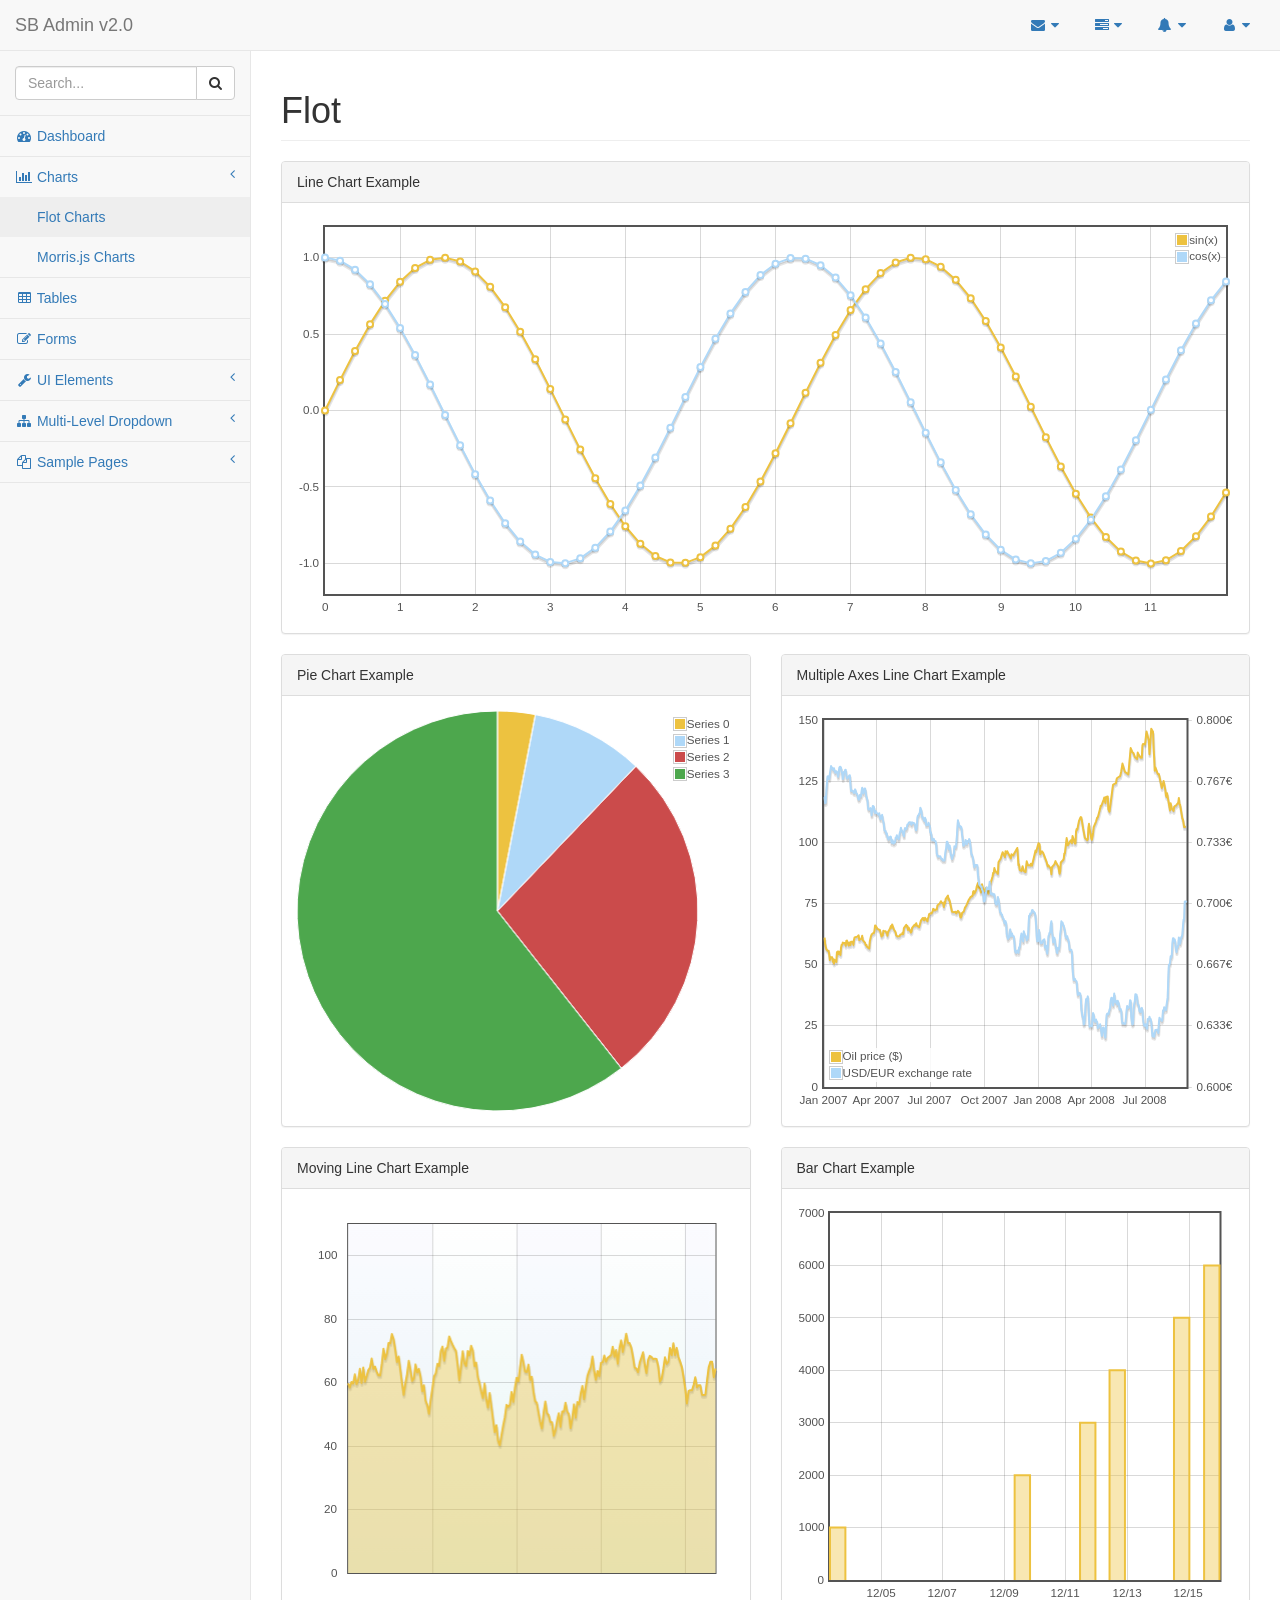
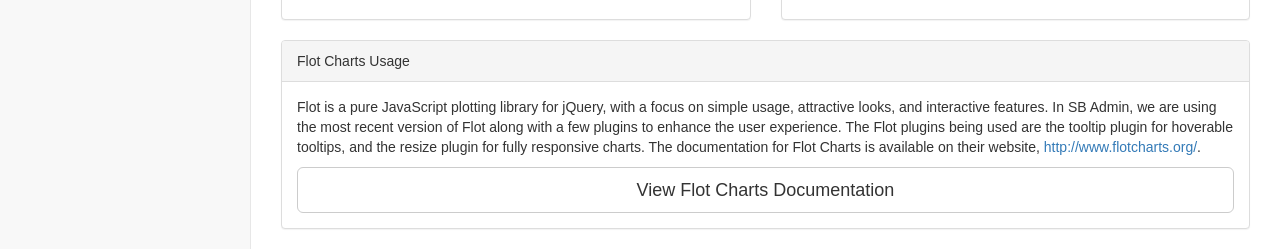
<file: web/Style2/pages/flot.html>
<!DOCTYPE html>
<html lang="en">

<head>

    <meta charset="utf-8">
    <meta http-equiv="X-UA-Compatible" content="IE=edge">
    <meta name="viewport" content="width=device-width, initial-scale=1">
    <meta name="description" content="">
    <meta name="author" content="">

    <title>SB Admin 2 - Bootstrap Admin Theme</title>

    <!-- Bootstrap Core CSS -->
    <link href="../vendor/bootstrap/css/bootstrap.min.css" rel="stylesheet">

    <!-- MetisMenu CSS -->
    <link href="../vendor/metisMenu/metisMenu.min.css" rel="stylesheet">

    <!-- Custom CSS -->
    <link href="../dist/css/sb-admin-2.css" rel="stylesheet">

    <!-- Morris Charts CSS -->
    <link href="../vendor/morrisjs/morris.css" rel="stylesheet">

    <!-- Custom Fonts -->
    <link href="../vendor/font-awesome/css/font-awesome.min.css" rel="stylesheet" type="text/css">

    <!-- HTML5 Shim and Respond.js IE8 support of HTML5 elements and media queries -->
    <!-- WARNING: Respond.js doesn't work if you view the page via file:// -->
    <!--[if lt IE 9]>
        <script src="https://oss.maxcdn.com/libs/html5shiv/3.7.0/html5shiv.js"></script>
        <script src="https://oss.maxcdn.com/libs/respond.js/1.4.2/respond.min.js"></script>
    <![endif]-->

</head>

<body>

    <div id="wrapper">

        <!-- Navigation -->
        <nav class="navbar navbar-default navbar-static-top" role="navigation" style="margin-bottom: 0">
            <div class="navbar-header">
                <button type="button" class="navbar-toggle" data-toggle="collapse" data-target=".navbar-collapse">
                    <span class="sr-only">Toggle navigation</span>
                    <span class="icon-bar"></span>
                    <span class="icon-bar"></span>
                    <span class="icon-bar"></span>
                </button>
                <a class="navbar-brand" href="index.html">SB Admin v2.0</a>
            </div>
            <!-- /.navbar-header -->

            <ul class="nav navbar-top-links navbar-right">
                <li class="dropdown">
                    <a class="dropdown-toggle" data-toggle="dropdown" href="#">
                        <i class="fa fa-envelope fa-fw"></i> <i class="fa fa-caret-down"></i>
                    </a>
                    <ul class="dropdown-menu dropdown-messages">
                        <li>
                            <a href="#">
                                <div>
                                    <strong>John Smith</strong>
                                    <span class="pull-right text-muted">
                                        <em>Yesterday</em>
                                    </span>
                                </div>
                                <div>Lorem ipsum dolor sit amet, consectetur adipiscing elit. Pellentesque eleifend...</div>
                            </a>
                        </li>
                        <li class="divider"></li>
                        <li>
                            <a href="#">
                                <div>
                                    <strong>John Smith</strong>
                                    <span class="pull-right text-muted">
                                        <em>Yesterday</em>
                                    </span>
                                </div>
                                <div>Lorem ipsum dolor sit amet, consectetur adipiscing elit. Pellentesque eleifend...</div>
                            </a>
                        </li>
                        <li class="divider"></li>
                        <li>
                            <a href="#">
                                <div>
                                    <strong>John Smith</strong>
                                    <span class="pull-right text-muted">
                                        <em>Yesterday</em>
                                    </span>
                                </div>
                                <div>Lorem ipsum dolor sit amet, consectetur adipiscing elit. Pellentesque eleifend...</div>
                            </a>
                        </li>
                        <li class="divider"></li>
                        <li>
                            <a class="text-center" href="#">
                                <strong>Read All Messages</strong>
                                <i class="fa fa-angle-right"></i>
                            </a>
                        </li>
                    </ul>
                    <!-- /.dropdown-messages -->
                </li>
                <!-- /.dropdown -->
                <li class="dropdown">
                    <a class="dropdown-toggle" data-toggle="dropdown" href="#">
                        <i class="fa fa-tasks fa-fw"></i> <i class="fa fa-caret-down"></i>
                    </a>
                    <ul class="dropdown-menu dropdown-tasks">
                        <li>
                            <a href="#">
                                <div>
                                    <p>
                                        <strong>Task 1</strong>
                                        <span class="pull-right text-muted">40% Complete</span>
                                    </p>
                                    <div class="progress progress-striped active">
                                        <div class="progress-bar progress-bar-success" role="progressbar" aria-valuenow="40" aria-valuemin="0" aria-valuemax="100" style="width: 40%">
                                            <span class="sr-only">40% Complete (success)</span>
                                        </div>
                                    </div>
                                </div>
                            </a>
                        </li>
                        <li class="divider"></li>
                        <li>
                            <a href="#">
                                <div>
                                    <p>
                                        <strong>Task 2</strong>
                                        <span class="pull-right text-muted">20% Complete</span>
                                    </p>
                                    <div class="progress progress-striped active">
                                        <div class="progress-bar progress-bar-info" role="progressbar" aria-valuenow="20" aria-valuemin="0" aria-valuemax="100" style="width: 20%">
                                            <span class="sr-only">20% Complete</span>
                                        </div>
                                    </div>
                                </div>
                            </a>
                        </li>
                        <li class="divider"></li>
                        <li>
                            <a href="#">
                                <div>
                                    <p>
                                        <strong>Task 3</strong>
                                        <span class="pull-right text-muted">60% Complete</span>
                                    </p>
                                    <div class="progress progress-striped active">
                                        <div class="progress-bar progress-bar-warning" role="progressbar" aria-valuenow="60" aria-valuemin="0" aria-valuemax="100" style="width: 60%">
                                            <span class="sr-only">60% Complete (warning)</span>
                                        </div>
                                    </div>
                                </div>
                            </a>
                        </li>
                        <li class="divider"></li>
                        <li>
                            <a href="#">
                                <div>
                                    <p>
                                        <strong>Task 4</strong>
                                        <span class="pull-right text-muted">80% Complete</span>
                                    </p>
                                    <div class="progress progress-striped active">
                                        <div class="progress-bar progress-bar-danger" role="progressbar" aria-valuenow="80" aria-valuemin="0" aria-valuemax="100" style="width: 80%">
                                            <span class="sr-only">80% Complete (danger)</span>
                                        </div>
                                    </div>
                                </div>
                            </a>
                        </li>
                        <li class="divider"></li>
                        <li>
                            <a class="text-center" href="#">
                                <strong>See All Tasks</strong>
                                <i class="fa fa-angle-right"></i>
                            </a>
                        </li>
                    </ul>
                    <!-- /.dropdown-tasks -->
                </li>
                <!-- /.dropdown -->
                <li class="dropdown">
                    <a class="dropdown-toggle" data-toggle="dropdown" href="#">
                        <i class="fa fa-bell fa-fw"></i> <i class="fa fa-caret-down"></i>
                    </a>
                    <ul class="dropdown-menu dropdown-alerts">
                        <li>
                            <a href="#">
                                <div>
                                    <i class="fa fa-comment fa-fw"></i> New Comment
                                    <span class="pull-right text-muted small">4 minutes ago</span>
                                </div>
                            </a>
                        </li>
                        <li class="divider"></li>
                        <li>
                            <a href="#">
                                <div>
                                    <i class="fa fa-twitter fa-fw"></i> 3 New Followers
                                    <span class="pull-right text-muted small">12 minutes ago</span>
                                </div>
                            </a>
                        </li>
                        <li class="divider"></li>
                        <li>
                            <a href="#">
                                <div>
                                    <i class="fa fa-envelope fa-fw"></i> Message Sent
                                    <span class="pull-right text-muted small">4 minutes ago</span>
                                </div>
                            </a>
                        </li>
                        <li class="divider"></li>
                        <li>
                            <a href="#">
                                <div>
                                    <i class="fa fa-tasks fa-fw"></i> New Task
                                    <span class="pull-right text-muted small">4 minutes ago</span>
                                </div>
                            </a>
                        </li>
                        <li class="divider"></li>
                        <li>
                            <a href="#">
                                <div>
                                    <i class="fa fa-upload fa-fw"></i> Server Rebooted
                                    <span class="pull-right text-muted small">4 minutes ago</span>
                                </div>
                            </a>
                        </li>
                        <li class="divider"></li>
                        <li>
                            <a class="text-center" href="#">
                                <strong>See All Alerts</strong>
                                <i class="fa fa-angle-right"></i>
                            </a>
                        </li>
                    </ul>
                    <!-- /.dropdown-alerts -->
                </li>
                <!-- /.dropdown -->
                <li class="dropdown">
                    <a class="dropdown-toggle" data-toggle="dropdown" href="#">
                        <i class="fa fa-user fa-fw"></i> <i class="fa fa-caret-down"></i>
                    </a>
                    <ul class="dropdown-menu dropdown-user">
                        <li><a href="#"><i class="fa fa-user fa-fw"></i> User Profile</a>
                        </li>
                        <li><a href="#"><i class="fa fa-gear fa-fw"></i> Settings</a>
                        </li>
                        <li class="divider"></li>
                        <li><a href="login.html"><i class="fa fa-sign-out fa-fw"></i> Logout</a>
                        </li>
                    </ul>
                    <!-- /.dropdown-user -->
                </li>
                <!-- /.dropdown -->
            </ul>
            <!-- /.navbar-top-links -->

            <div class="navbar-default sidebar" role="navigation">
                <div class="sidebar-nav navbar-collapse">
                    <ul class="nav" id="side-menu">
                        <li class="sidebar-search">
                            <div class="input-group custom-search-form">
                                <input type="text" class="form-control" placeholder="Search...">
                                <span class="input-group-btn">
                                <button class="btn btn-default" type="button">
                                    <i class="fa fa-search"></i>
                                </button>
                            </span>
                            </div>
                            <!-- /input-group -->
                        </li>
                        <li>
                            <a href="index.html"><i class="fa fa-dashboard fa-fw"></i> Dashboard</a>
                        </li>
                        <li>
                            <a href="#"><i class="fa fa-bar-chart-o fa-fw"></i> Charts<span class="fa arrow"></span></a>
                            <ul class="nav nav-second-level">
                                <li>
                                    <a href="flot.html">Flot Charts</a>
                                </li>
                                <li>
                                    <a href="morris.html">Morris.js Charts</a>
                                </li>
                            </ul>
                            <!-- /.nav-second-level -->
                        </li>
                        <li>
                            <a href="tables.html"><i class="fa fa-table fa-fw"></i> Tables</a>
                        </li>
                        <li>
                            <a href="forms.html"><i class="fa fa-edit fa-fw"></i> Forms</a>
                        </li>
                        <li>
                            <a href="#"><i class="fa fa-wrench fa-fw"></i> UI Elements<span class="fa arrow"></span></a>
                            <ul class="nav nav-second-level">
                                <li>
                                    <a href="panels-wells.html">Panels and Wells</a>
                                </li>
                                <li>
                                    <a href="buttons.html">Buttons</a>
                                </li>
                                <li>
                                    <a href="notifications.html">Notifications</a>
                                </li>
                                <li>
                                    <a href="typography.html">Typography</a>
                                </li>
                                <li>
                                    <a href="icons.html"> Icons</a>
                                </li>
                                <li>
                                    <a href="grid.html">Grid</a>
                                </li>
                            </ul>
                            <!-- /.nav-second-level -->
                        </li>
                        <li>
                            <a href="#"><i class="fa fa-sitemap fa-fw"></i> Multi-Level Dropdown<span class="fa arrow"></span></a>
                            <ul class="nav nav-second-level">
                                <li>
                                    <a href="#">Second Level Item</a>
                                </li>
                                <li>
                                    <a href="#">Second Level Item</a>
                                </li>
                                <li>
                                    <a href="#">Third Level <span class="fa arrow"></span></a>
                                    <ul class="nav nav-third-level">
                                        <li>
                                            <a href="#">Third Level Item</a>
                                        </li>
                                        <li>
                                            <a href="#">Third Level Item</a>
                                        </li>
                                        <li>
                                            <a href="#">Third Level Item</a>
                                        </li>
                                        <li>
                                            <a href="#">Third Level Item</a>
                                        </li>
                                    </ul>
                                    <!-- /.nav-third-level -->
                                </li>
                            </ul>
                            <!-- /.nav-second-level -->
                        </li>
                        <li>
                            <a href="#"><i class="fa fa-files-o fa-fw"></i> Sample Pages<span class="fa arrow"></span></a>
                            <ul class="nav nav-second-level">
                                <li>
                                    <a href="blank.html">Blank Page</a>
                                </li>
                                <li>
                                    <a href="login.html">Login Page</a>
                                </li>
                            </ul>
                            <!-- /.nav-second-level -->
                        </li>
                    </ul>
                </div>
                <!-- /.sidebar-collapse -->
            </div>
            <!-- /.navbar-static-side -->
        </nav>

        <div id="page-wrapper">
            <div class="row">
                <div class="col-lg-12">
                    <h1 class="page-header">Flot</h1>
                </div>
                <!-- /.col-lg-12 -->
            </div>
            <!-- /.row -->
            <div class="row">
                <div class="col-lg-12">
                    <div class="panel panel-default">
                        <div class="panel-heading">
                            Line Chart Example
                        </div>
                        <!-- /.panel-heading -->
                        <div class="panel-body">
                            <div class="flot-chart">
                                <div class="flot-chart-content" id="flot-line-chart"></div>
                            </div>
                        </div>
                        <!-- /.panel-body -->
                    </div>
                    <!-- /.panel -->
                </div>
                <!-- /.col-lg-12 -->
                <div class="col-lg-6">
                    <div class="panel panel-default">
                        <div class="panel-heading">
                            Pie Chart Example
                        </div>
                        <!-- /.panel-heading -->
                        <div class="panel-body">
                            <div class="flot-chart">
                                <div class="flot-chart-content" id="flot-pie-chart"></div>
                            </div>
                        </div>
                        <!-- /.panel-body -->
                    </div>
                    <!-- /.panel -->
                </div>
                <!-- /.col-lg-6 -->
                <div class="col-lg-6">
                    <div class="panel panel-default">
                        <div class="panel-heading">
                            Multiple Axes Line Chart Example
                        </div>
                        <!-- /.panel-heading -->
                        <div class="panel-body">
                            <div class="flot-chart">
                                <div class="flot-chart-content" id="flot-line-chart-multi"></div>
                            </div>
                        </div>
                        <!-- /.panel-body -->
                    </div>
                    <!-- /.panel -->
                </div>
                <!-- /.col-lg-6 -->
                <div class="col-lg-6">
                    <div class="panel panel-default">
                        <div class="panel-heading">
                            Moving Line Chart Example
                        </div>
                        <!-- /.panel-heading -->
                        <div class="panel-body">
                            <div class="flot-chart">
                                <div class="flot-chart-content" id="flot-line-chart-moving"></div>
                            </div>
                        </div>
                        <!-- /.panel-body -->
                    </div>
                    <!-- /.panel -->
                </div>
                <!-- /.col-lg-6 -->
                <div class="col-lg-6">
                    <div class="panel panel-default">
                        <div class="panel-heading">
                            Bar Chart Example
                        </div>
                        <!-- /.panel-heading -->
                        <div class="panel-body">
                            <div class="flot-chart">
                                <div class="flot-chart-content" id="flot-bar-chart"></div>
                            </div>
                        </div>
                        <!-- /.panel-body -->
                    </div>
                    <!-- /.panel -->
                </div>
                <!-- /.col-lg-6 -->
                <div class="col-lg-12">
                    <div class="panel panel-default">
                        <div class="panel-heading">
                            Flot Charts Usage
                        </div>
                        <!-- /.panel-heading -->
                        <div class="panel-body">
                            <p>Flot is a pure JavaScript plotting library for jQuery, with a focus on simple usage, attractive looks, and interactive features. In SB Admin, we are using the most recent version of Flot along with a few plugins to enhance the user experience. The Flot plugins being used are the tooltip plugin for hoverable tooltips, and the resize plugin for fully responsive charts. The documentation for Flot Charts is available on their website, <a target="_blank" href="http://www.flotcharts.org/">http://www.flotcharts.org/</a>.</p>
                            <a target="_blank" class="btn btn-default btn-lg btn-block" href="http://www.flotcharts.org/">View Flot Charts Documentation</a>
                        </div>
                        <!-- /.panel-body -->
                    </div>
                    <!-- /.panel -->
                </div>
                <!-- /.col-lg-6 -->
            </div>
            <!-- /.row -->
        </div>
        <!-- /#page-wrapper -->

    </div>
    <!-- /#wrapper -->

    <!-- jQuery -->
    <script src="../vendor/jquery/jquery.min.js"></script>

    <!-- Bootstrap Core JavaScript -->
    <script src="../vendor/bootstrap/js/bootstrap.min.js"></script>

    <!-- Metis Menu Plugin JavaScript -->
    <script src="../vendor/metisMenu/metisMenu.min.js"></script>

    <!-- Flot Charts JavaScript -->
    <script src="../vendor/flot/excanvas.min.js"></script>
    <script src="../vendor/flot/jquery.flot.js"></script>
    <script src="../vendor/flot/jquery.flot.pie.js"></script>
    <script src="../vendor/flot/jquery.flot.resize.js"></script>
    <script src="../vendor/flot/jquery.flot.time.js"></script>
    <script src="../vendor/flot-tooltip/jquery.flot.tooltip.min.js"></script>
    <script src="../data/flot-data.js"></script>

    <!-- Custom Theme JavaScript -->
    <script src="../dist/js/sb-admin-2.js"></script>

</body>

</html>
</file>
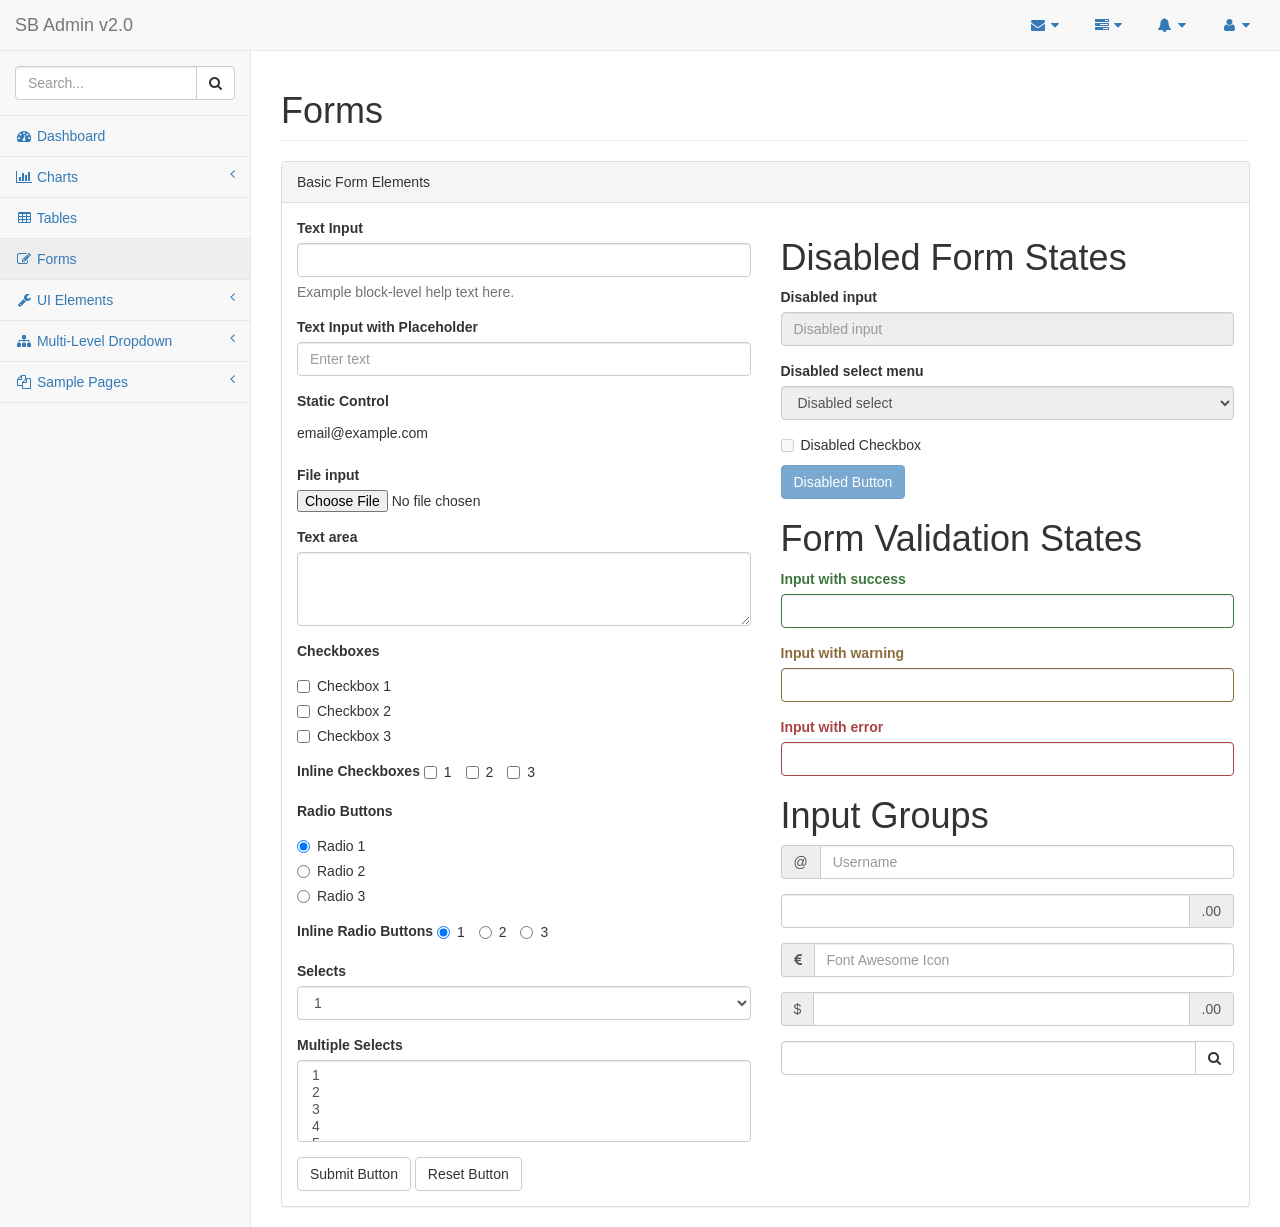
<file: web/Style2/pages/forms.html>
<!DOCTYPE html>
<html lang="en">

<head>

    <meta charset="utf-8">
    <meta http-equiv="X-UA-Compatible" content="IE=edge">
    <meta name="viewport" content="width=device-width, initial-scale=1">
    <meta name="description" content="">
    <meta name="author" content="">

    <title>SB Admin 2 - Bootstrap Admin Theme</title>

    <!-- Bootstrap Core CSS -->
    <link href="../vendor/bootstrap/css/bootstrap.min.css" rel="stylesheet">

    <!-- MetisMenu CSS -->
    <link href="../vendor/metisMenu/metisMenu.min.css" rel="stylesheet">

    <!-- Custom CSS -->
    <link href="../dist/css/sb-admin-2.css" rel="stylesheet">

    <!-- Custom Fonts -->
    <link href="../vendor/font-awesome/css/font-awesome.min.css" rel="stylesheet" type="text/css">

    <!-- HTML5 Shim and Respond.js IE8 support of HTML5 elements and media queries -->
    <!-- WARNING: Respond.js doesn't work if you view the page via file:// -->
    <!--[if lt IE 9]>
        <script src="https://oss.maxcdn.com/libs/html5shiv/3.7.0/html5shiv.js"></script>
        <script src="https://oss.maxcdn.com/libs/respond.js/1.4.2/respond.min.js"></script>
    <![endif]-->

</head>

<body>

    <div id="wrapper">

        <!-- Navigation -->
        <nav class="navbar navbar-default navbar-static-top" role="navigation" style="margin-bottom: 0">
            <div class="navbar-header">
                <button type="button" class="navbar-toggle" data-toggle="collapse" data-target=".navbar-collapse">
                    <span class="sr-only">Toggle navigation</span>
                    <span class="icon-bar"></span>
                    <span class="icon-bar"></span>
                    <span class="icon-bar"></span>
                </button>
                <a class="navbar-brand" href="index.html">SB Admin v2.0</a>
            </div>
            <!-- /.navbar-header -->

            <ul class="nav navbar-top-links navbar-right">
                <li class="dropdown">
                    <a class="dropdown-toggle" data-toggle="dropdown" href="#">
                        <i class="fa fa-envelope fa-fw"></i> <i class="fa fa-caret-down"></i>
                    </a>
                    <ul class="dropdown-menu dropdown-messages">
                        <li>
                            <a href="#">
                                <div>
                                    <strong>John Smith</strong>
                                    <span class="pull-right text-muted">
                                        <em>Yesterday</em>
                                    </span>
                                </div>
                                <div>Lorem ipsum dolor sit amet, consectetur adipiscing elit. Pellentesque eleifend...</div>
                            </a>
                        </li>
                        <li class="divider"></li>
                        <li>
                            <a href="#">
                                <div>
                                    <strong>John Smith</strong>
                                    <span class="pull-right text-muted">
                                        <em>Yesterday</em>
                                    </span>
                                </div>
                                <div>Lorem ipsum dolor sit amet, consectetur adipiscing elit. Pellentesque eleifend...</div>
                            </a>
                        </li>
                        <li class="divider"></li>
                        <li>
                            <a href="#">
                                <div>
                                    <strong>John Smith</strong>
                                    <span class="pull-right text-muted">
                                        <em>Yesterday</em>
                                    </span>
                                </div>
                                <div>Lorem ipsum dolor sit amet, consectetur adipiscing elit. Pellentesque eleifend...</div>
                            </a>
                        </li>
                        <li class="divider"></li>
                        <li>
                            <a class="text-center" href="#">
                                <strong>Read All Messages</strong>
                                <i class="fa fa-angle-right"></i>
                            </a>
                        </li>
                    </ul>
                    <!-- /.dropdown-messages -->
                </li>
                <!-- /.dropdown -->
                <li class="dropdown">
                    <a class="dropdown-toggle" data-toggle="dropdown" href="#">
                        <i class="fa fa-tasks fa-fw"></i> <i class="fa fa-caret-down"></i>
                    </a>
                    <ul class="dropdown-menu dropdown-tasks">
                        <li>
                            <a href="#">
                                <div>
                                    <p>
                                        <strong>Task 1</strong>
                                        <span class="pull-right text-muted">40% Complete</span>
                                    </p>
                                    <div class="progress progress-striped active">
                                        <div class="progress-bar progress-bar-success" role="progressbar" aria-valuenow="40" aria-valuemin="0" aria-valuemax="100" style="width: 40%">
                                            <span class="sr-only">40% Complete (success)</span>
                                        </div>
                                    </div>
                                </div>
                            </a>
                        </li>
                        <li class="divider"></li>
                        <li>
                            <a href="#">
                                <div>
                                    <p>
                                        <strong>Task 2</strong>
                                        <span class="pull-right text-muted">20% Complete</span>
                                    </p>
                                    <div class="progress progress-striped active">
                                        <div class="progress-bar progress-bar-info" role="progressbar" aria-valuenow="20" aria-valuemin="0" aria-valuemax="100" style="width: 20%">
                                            <span class="sr-only">20% Complete</span>
                                        </div>
                                    </div>
                                </div>
                            </a>
                        </li>
                        <li class="divider"></li>
                        <li>
                            <a href="#">
                                <div>
                                    <p>
                                        <strong>Task 3</strong>
                                        <span class="pull-right text-muted">60% Complete</span>
                                    </p>
                                    <div class="progress progress-striped active">
                                        <div class="progress-bar progress-bar-warning" role="progressbar" aria-valuenow="60" aria-valuemin="0" aria-valuemax="100" style="width: 60%">
                                            <span class="sr-only">60% Complete (warning)</span>
                                        </div>
                                    </div>
                                </div>
                            </a>
                        </li>
                        <li class="divider"></li>
                        <li>
                            <a href="#">
                                <div>
                                    <p>
                                        <strong>Task 4</strong>
                                        <span class="pull-right text-muted">80% Complete</span>
                                    </p>
                                    <div class="progress progress-striped active">
                                        <div class="progress-bar progress-bar-danger" role="progressbar" aria-valuenow="80" aria-valuemin="0" aria-valuemax="100" style="width: 80%">
                                            <span class="sr-only">80% Complete (danger)</span>
                                        </div>
                                    </div>
                                </div>
                            </a>
                        </li>
                        <li class="divider"></li>
                        <li>
                            <a class="text-center" href="#">
                                <strong>See All Tasks</strong>
                                <i class="fa fa-angle-right"></i>
                            </a>
                        </li>
                    </ul>
                    <!-- /.dropdown-tasks -->
                </li>
                <!-- /.dropdown -->
                <li class="dropdown">
                    <a class="dropdown-toggle" data-toggle="dropdown" href="#">
                        <i class="fa fa-bell fa-fw"></i> <i class="fa fa-caret-down"></i>
                    </a>
                    <ul class="dropdown-menu dropdown-alerts">
                        <li>
                            <a href="#">
                                <div>
                                    <i class="fa fa-comment fa-fw"></i> New Comment
                                    <span class="pull-right text-muted small">4 minutes ago</span>
                                </div>
                            </a>
                        </li>
                        <li class="divider"></li>
                        <li>
                            <a href="#">
                                <div>
                                    <i class="fa fa-twitter fa-fw"></i> 3 New Followers
                                    <span class="pull-right text-muted small">12 minutes ago</span>
                                </div>
                            </a>
                        </li>
                        <li class="divider"></li>
                        <li>
                            <a href="#">
                                <div>
                                    <i class="fa fa-envelope fa-fw"></i> Message Sent
                                    <span class="pull-right text-muted small">4 minutes ago</span>
                                </div>
                            </a>
                        </li>
                        <li class="divider"></li>
                        <li>
                            <a href="#">
                                <div>
                                    <i class="fa fa-tasks fa-fw"></i> New Task
                                    <span class="pull-right text-muted small">4 minutes ago</span>
                                </div>
                            </a>
                        </li>
                        <li class="divider"></li>
                        <li>
                            <a href="#">
                                <div>
                                    <i class="fa fa-upload fa-fw"></i> Server Rebooted
                                    <span class="pull-right text-muted small">4 minutes ago</span>
                                </div>
                            </a>
                        </li>
                        <li class="divider"></li>
                        <li>
                            <a class="text-center" href="#">
                                <strong>See All Alerts</strong>
                                <i class="fa fa-angle-right"></i>
                            </a>
                        </li>
                    </ul>
                    <!-- /.dropdown-alerts -->
                </li>
                <!-- /.dropdown -->
                <li class="dropdown">
                    <a class="dropdown-toggle" data-toggle="dropdown" href="#">
                        <i class="fa fa-user fa-fw"></i> <i class="fa fa-caret-down"></i>
                    </a>
                    <ul class="dropdown-menu dropdown-user">
                        <li><a href="#"><i class="fa fa-user fa-fw"></i> User Profile</a>
                        </li>
                        <li><a href="#"><i class="fa fa-gear fa-fw"></i> Settings</a>
                        </li>
                        <li class="divider"></li>
                        <li><a href="login.html"><i class="fa fa-sign-out fa-fw"></i> Logout</a>
                        </li>
                    </ul>
                    <!-- /.dropdown-user -->
                </li>
                <!-- /.dropdown -->
            </ul>
            <!-- /.navbar-top-links -->

            <div class="navbar-default sidebar" role="navigation">
                <div class="sidebar-nav navbar-collapse">
                    <ul class="nav" id="side-menu">
                        <li class="sidebar-search">
                            <div class="input-group custom-search-form">
                                <input type="text" class="form-control" placeholder="Search...">
                                <span class="input-group-btn">
                                <button class="btn btn-default" type="button">
                                    <i class="fa fa-search"></i>
                                </button>
                            </span>
                            </div>
                            <!-- /input-group -->
                        </li>
                        <li>
                            <a href="index.html"><i class="fa fa-dashboard fa-fw"></i> Dashboard</a>
                        </li>
                        <li>
                            <a href="#"><i class="fa fa-bar-chart-o fa-fw"></i> Charts<span class="fa arrow"></span></a>
                            <ul class="nav nav-second-level">
                                <li>
                                    <a href="flot.html">Flot Charts</a>
                                </li>
                                <li>
                                    <a href="morris.html">Morris.js Charts</a>
                                </li>
                            </ul>
                            <!-- /.nav-second-level -->
                        </li>
                        <li>
                            <a href="tables.html"><i class="fa fa-table fa-fw"></i> Tables</a>
                        </li>
                        <li>
                            <a href="forms.html"><i class="fa fa-edit fa-fw"></i> Forms</a>
                        </li>
                        <li>
                            <a href="#"><i class="fa fa-wrench fa-fw"></i> UI Elements<span class="fa arrow"></span></a>
                            <ul class="nav nav-second-level">
                                <li>
                                    <a href="panels-wells.html">Panels and Wells</a>
                                </li>
                                <li>
                                    <a href="buttons.html">Buttons</a>
                                </li>
                                <li>
                                    <a href="notifications.html">Notifications</a>
                                </li>
                                <li>
                                    <a href="typography.html">Typography</a>
                                </li>
                                <li>
                                    <a href="icons.html"> Icons</a>
                                </li>
                                <li>
                                    <a href="grid.html">Grid</a>
                                </li>
                            </ul>
                            <!-- /.nav-second-level -->
                        </li>
                        <li>
                            <a href="#"><i class="fa fa-sitemap fa-fw"></i> Multi-Level Dropdown<span class="fa arrow"></span></a>
                            <ul class="nav nav-second-level">
                                <li>
                                    <a href="#">Second Level Item</a>
                                </li>
                                <li>
                                    <a href="#">Second Level Item</a>
                                </li>
                                <li>
                                    <a href="#">Third Level <span class="fa arrow"></span></a>
                                    <ul class="nav nav-third-level">
                                        <li>
                                            <a href="#">Third Level Item</a>
                                        </li>
                                        <li>
                                            <a href="#">Third Level Item</a>
                                        </li>
                                        <li>
                                            <a href="#">Third Level Item</a>
                                        </li>
                                        <li>
                                            <a href="#">Third Level Item</a>
                                        </li>
                                    </ul>
                                    <!-- /.nav-third-level -->
                                </li>
                            </ul>
                            <!-- /.nav-second-level -->
                        </li>
                        <li>
                            <a href="#"><i class="fa fa-files-o fa-fw"></i> Sample Pages<span class="fa arrow"></span></a>
                            <ul class="nav nav-second-level">
                                <li>
                                    <a href="blank.html">Blank Page</a>
                                </li>
                                <li>
                                    <a href="login.html">Login Page</a>
                                </li>
                            </ul>
                            <!-- /.nav-second-level -->
                        </li>
                    </ul>
                </div>
                <!-- /.sidebar-collapse -->
            </div>
            <!-- /.navbar-static-side -->
        </nav>

        <div id="page-wrapper">
            <div class="row">
                <div class="col-lg-12">
                    <h1 class="page-header">Forms</h1>
                </div>
                <!-- /.col-lg-12 -->
            </div>
            <!-- /.row -->
            <div class="row">
                <div class="col-lg-12">
                    <div class="panel panel-default">
                        <div class="panel-heading">
                            Basic Form Elements
                        </div>
                        <div class="panel-body">
                            <div class="row">
                                <div class="col-lg-6">
                                    <form role="form">
                                        <div class="form-group">
                                            <label>Text Input</label>
                                            <input class="form-control">
                                            <p class="help-block">Example block-level help text here.</p>
                                        </div>
                                        <div class="form-group">
                                            <label>Text Input with Placeholder</label>
                                            <input class="form-control" placeholder="Enter text">
                                        </div>
                                        <div class="form-group">
                                            <label>Static Control</label>
                                            <p class="form-control-static">email@example.com</p>
                                        </div>
                                        <div class="form-group">
                                            <label>File input</label>
                                            <input type="file">
                                        </div>
                                        <div class="form-group">
                                            <label>Text area</label>
                                            <textarea class="form-control" rows="3"></textarea>
                                        </div>
                                        <div class="form-group">
                                            <label>Checkboxes</label>
                                            <div class="checkbox">
                                                <label>
                                                    <input type="checkbox" value="">Checkbox 1
                                                </label>
                                            </div>
                                            <div class="checkbox">
                                                <label>
                                                    <input type="checkbox" value="">Checkbox 2
                                                </label>
                                            </div>
                                            <div class="checkbox">
                                                <label>
                                                    <input type="checkbox" value="">Checkbox 3
                                                </label>
                                            </div>
                                        </div>
                                        <div class="form-group">
                                            <label>Inline Checkboxes</label>
                                            <label class="checkbox-inline">
                                                <input type="checkbox">1
                                            </label>
                                            <label class="checkbox-inline">
                                                <input type="checkbox">2
                                            </label>
                                            <label class="checkbox-inline">
                                                <input type="checkbox">3
                                            </label>
                                        </div>
                                        <div class="form-group">
                                            <label>Radio Buttons</label>
                                            <div class="radio">
                                                <label>
                                                    <input type="radio" name="optionsRadios" id="optionsRadios1" value="option1" checked>Radio 1
                                                </label>
                                            </div>
                                            <div class="radio">
                                                <label>
                                                    <input type="radio" name="optionsRadios" id="optionsRadios2" value="option2">Radio 2
                                                </label>
                                            </div>
                                            <div class="radio">
                                                <label>
                                                    <input type="radio" name="optionsRadios" id="optionsRadios3" value="option3">Radio 3
                                                </label>
                                            </div>
                                        </div>
                                        <div class="form-group">
                                            <label>Inline Radio Buttons</label>
                                            <label class="radio-inline">
                                                <input type="radio" name="optionsRadiosInline" id="optionsRadiosInline1" value="option1" checked>1
                                            </label>
                                            <label class="radio-inline">
                                                <input type="radio" name="optionsRadiosInline" id="optionsRadiosInline2" value="option2">2
                                            </label>
                                            <label class="radio-inline">
                                                <input type="radio" name="optionsRadiosInline" id="optionsRadiosInline3" value="option3">3
                                            </label>
                                        </div>
                                        <div class="form-group">
                                            <label>Selects</label>
                                            <select class="form-control">
                                                <option>1</option>
                                                <option>2</option>
                                                <option>3</option>
                                                <option>4</option>
                                                <option>5</option>
                                            </select>
                                        </div>
                                        <div class="form-group">
                                            <label>Multiple Selects</label>
                                            <select multiple class="form-control">
                                                <option>1</option>
                                                <option>2</option>
                                                <option>3</option>
                                                <option>4</option>
                                                <option>5</option>
                                            </select>
                                        </div>
                                        <button type="submit" class="btn btn-default">Submit Button</button>
                                        <button type="reset" class="btn btn-default">Reset Button</button>
                                    </form>
                                </div>
                                <!-- /.col-lg-6 (nested) -->
                                <div class="col-lg-6">
                                    <h1>Disabled Form States</h1>
                                    <form role="form">
                                        <fieldset disabled>
                                            <div class="form-group">
                                                <label for="disabledSelect">Disabled input</label>
                                                <input class="form-control" id="disabledInput" type="text" placeholder="Disabled input" disabled>
                                            </div>
                                            <div class="form-group">
                                                <label for="disabledSelect">Disabled select menu</label>
                                                <select id="disabledSelect" class="form-control">
                                                    <option>Disabled select</option>
                                                </select>
                                            </div>
                                            <div class="checkbox">
                                                <label>
                                                    <input type="checkbox">Disabled Checkbox
                                                </label>
                                            </div>
                                            <button type="submit" class="btn btn-primary">Disabled Button</button>
                                        </fieldset>
                                    </form>
                                    <h1>Form Validation States</h1>
                                    <form role="form">
                                        <div class="form-group has-success">
                                            <label class="control-label" for="inputSuccess">Input with success</label>
                                            <input type="text" class="form-control" id="inputSuccess">
                                        </div>
                                        <div class="form-group has-warning">
                                            <label class="control-label" for="inputWarning">Input with warning</label>
                                            <input type="text" class="form-control" id="inputWarning">
                                        </div>
                                        <div class="form-group has-error">
                                            <label class="control-label" for="inputError">Input with error</label>
                                            <input type="text" class="form-control" id="inputError">
                                        </div>
                                    </form>
                                    <h1>Input Groups</h1>
                                    <form role="form">
                                        <div class="form-group input-group">
                                            <span class="input-group-addon">@</span>
                                            <input type="text" class="form-control" placeholder="Username">
                                        </div>
                                        <div class="form-group input-group">
                                            <input type="text" class="form-control">
                                            <span class="input-group-addon">.00</span>
                                        </div>
                                        <div class="form-group input-group">
                                            <span class="input-group-addon"><i class="fa fa-eur"></i>
                                            </span>
                                            <input type="text" class="form-control" placeholder="Font Awesome Icon">
                                        </div>
                                        <div class="form-group input-group">
                                            <span class="input-group-addon">$</span>
                                            <input type="text" class="form-control">
                                            <span class="input-group-addon">.00</span>
                                        </div>
                                        <div class="form-group input-group">
                                            <input type="text" class="form-control">
                                            <span class="input-group-btn">
                                                <button class="btn btn-default" type="button"><i class="fa fa-search"></i>
                                                </button>
                                            </span>
                                        </div>
                                    </form>
                                </div>
                                <!-- /.col-lg-6 (nested) -->
                            </div>
                            <!-- /.row (nested) -->
                        </div>
                        <!-- /.panel-body -->
                    </div>
                    <!-- /.panel -->
                </div>
                <!-- /.col-lg-12 -->
            </div>
            <!-- /.row -->
        </div>
        <!-- /#page-wrapper -->

    </div>
    <!-- /#wrapper -->

    <!-- jQuery -->
    <script src="../vendor/jquery/jquery.min.js"></script>

    <!-- Bootstrap Core JavaScript -->
    <script src="../vendor/bootstrap/js/bootstrap.min.js"></script>

    <!-- Metis Menu Plugin JavaScript -->
    <script src="../vendor/metisMenu/metisMenu.min.js"></script>

    <!-- Custom Theme JavaScript -->
    <script src="../dist/js/sb-admin-2.js"></script>

</body>

</html>
</file>
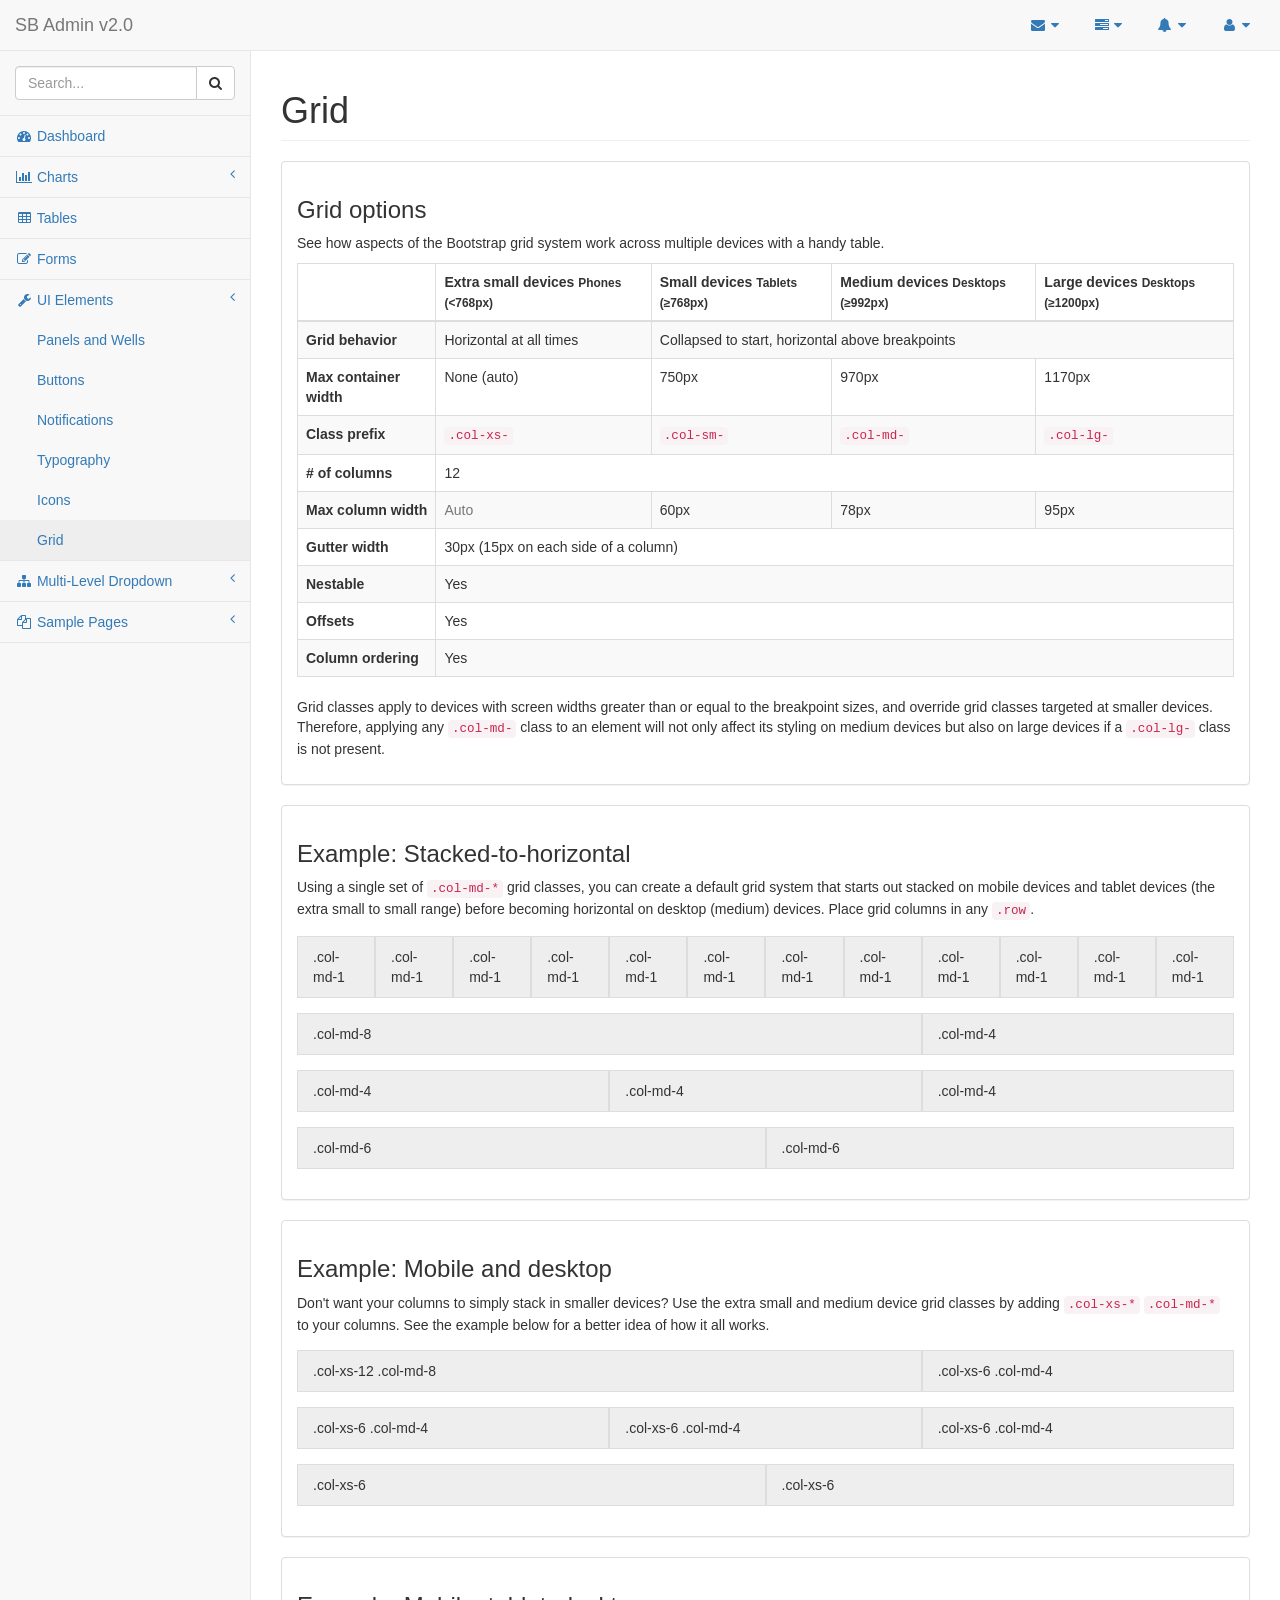
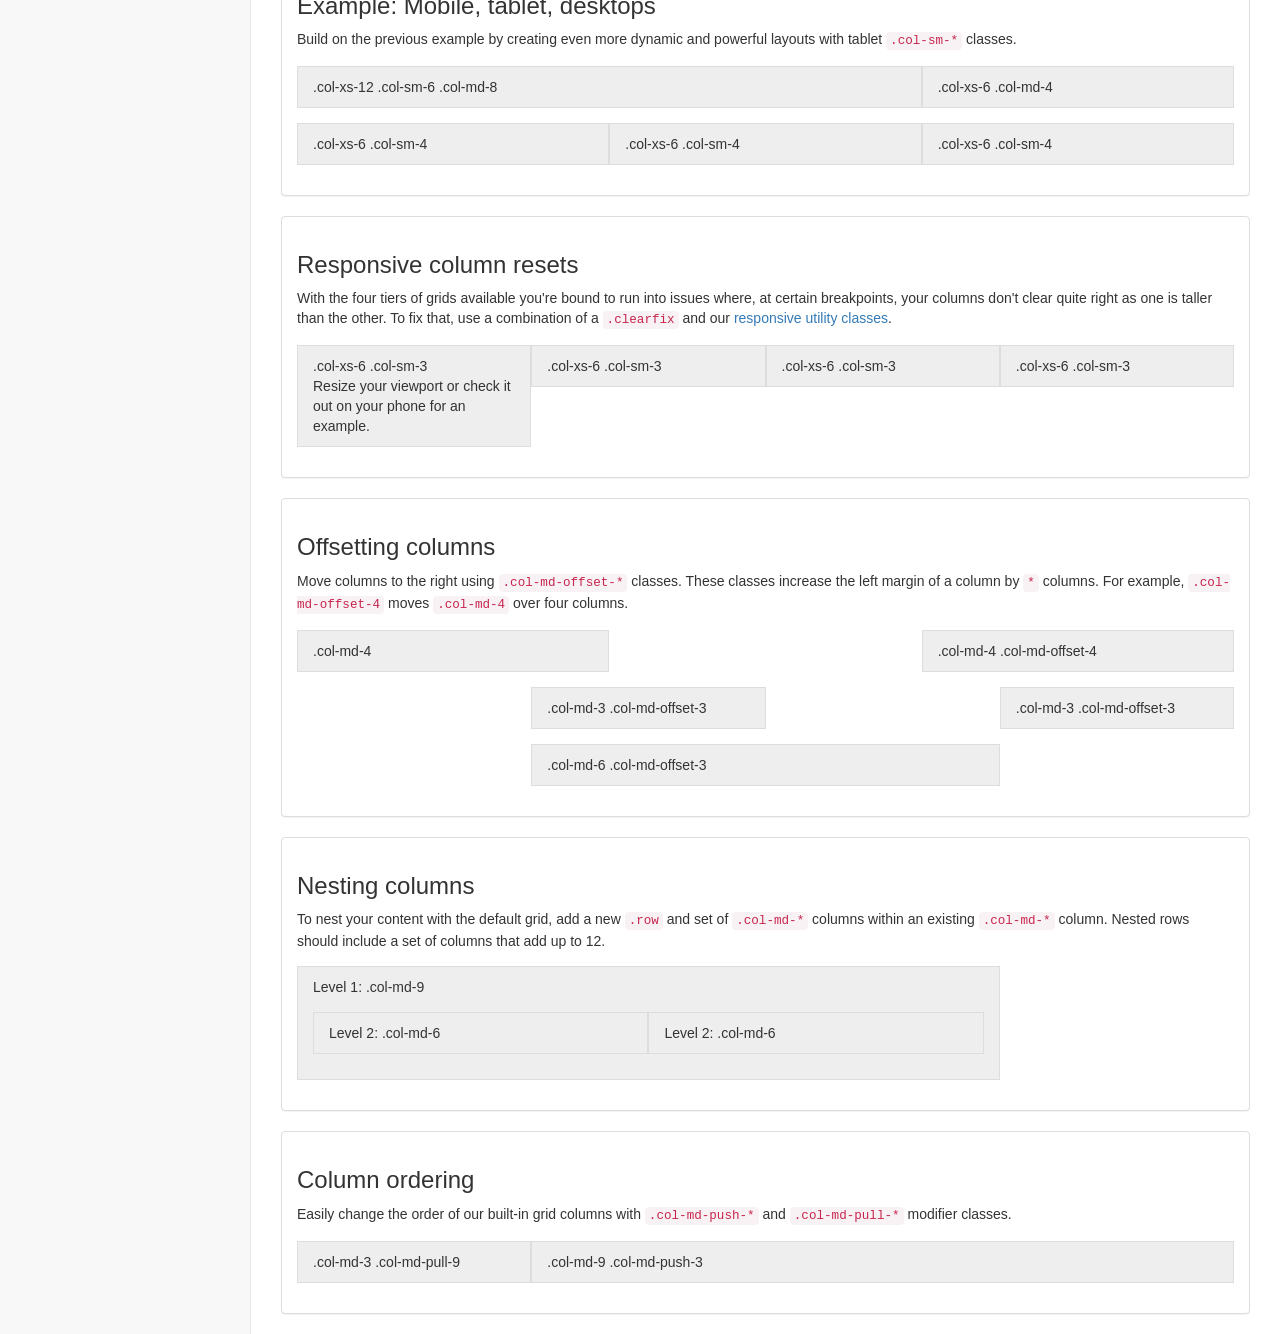
<file: web/Style2/pages/grid.html>
<!DOCTYPE html>
<html lang="en">

<head>

    <meta charset="utf-8">
    <meta http-equiv="X-UA-Compatible" content="IE=edge">
    <meta name="viewport" content="width=device-width, initial-scale=1">
    <meta name="description" content="">
    <meta name="author" content="">

    <title>SB Admin 2 - Bootstrap Admin Theme</title>

    <!-- Bootstrap Core CSS -->
    <link href="../vendor/bootstrap/css/bootstrap.min.css" rel="stylesheet">

    <!-- MetisMenu CSS -->
    <link href="../vendor/metisMenu/metisMenu.min.css" rel="stylesheet">

    <!-- Custom CSS -->
    <link href="../dist/css/sb-admin-2.css" rel="stylesheet">

    <!-- Custom Fonts -->
    <link href="../vendor/font-awesome/css/font-awesome.min.css" rel="stylesheet" type="text/css">

    <!-- HTML5 Shim and Respond.js IE8 support of HTML5 elements and media queries -->
    <!-- WARNING: Respond.js doesn't work if you view the page via file:// -->
    <!--[if lt IE 9]>
        <script src="https://oss.maxcdn.com/libs/html5shiv/3.7.0/html5shiv.js"></script>
        <script src="https://oss.maxcdn.com/libs/respond.js/1.4.2/respond.min.js"></script>
    <![endif]-->

</head>

<body>

    <div id="wrapper">

        <!-- Navigation -->
        <nav class="navbar navbar-default navbar-static-top" role="navigation" style="margin-bottom: 0">
            <div class="navbar-header">
                <button type="button" class="navbar-toggle" data-toggle="collapse" data-target=".navbar-collapse">
                    <span class="sr-only">Toggle navigation</span>
                    <span class="icon-bar"></span>
                    <span class="icon-bar"></span>
                    <span class="icon-bar"></span>
                </button>
                <a class="navbar-brand" href="index.html">SB Admin v2.0</a>
            </div>
            <!-- /.navbar-header -->

            <ul class="nav navbar-top-links navbar-right">
                <li class="dropdown">
                    <a class="dropdown-toggle" data-toggle="dropdown" href="#">
                        <i class="fa fa-envelope fa-fw"></i> <i class="fa fa-caret-down"></i>
                    </a>
                    <ul class="dropdown-menu dropdown-messages">
                        <li>
                            <a href="#">
                                <div>
                                    <strong>John Smith</strong>
                                    <span class="pull-right text-muted">
                                        <em>Yesterday</em>
                                    </span>
                                </div>
                                <div>Lorem ipsum dolor sit amet, consectetur adipiscing elit. Pellentesque eleifend...</div>
                            </a>
                        </li>
                        <li class="divider"></li>
                        <li>
                            <a href="#">
                                <div>
                                    <strong>John Smith</strong>
                                    <span class="pull-right text-muted">
                                        <em>Yesterday</em>
                                    </span>
                                </div>
                                <div>Lorem ipsum dolor sit amet, consectetur adipiscing elit. Pellentesque eleifend...</div>
                            </a>
                        </li>
                        <li class="divider"></li>
                        <li>
                            <a href="#">
                                <div>
                                    <strong>John Smith</strong>
                                    <span class="pull-right text-muted">
                                        <em>Yesterday</em>
                                    </span>
                                </div>
                                <div>Lorem ipsum dolor sit amet, consectetur adipiscing elit. Pellentesque eleifend...</div>
                            </a>
                        </li>
                        <li class="divider"></li>
                        <li>
                            <a class="text-center" href="#">
                                <strong>Read All Messages</strong>
                                <i class="fa fa-angle-right"></i>
                            </a>
                        </li>
                    </ul>
                    <!-- /.dropdown-messages -->
                </li>
                <!-- /.dropdown -->
                <li class="dropdown">
                    <a class="dropdown-toggle" data-toggle="dropdown" href="#">
                        <i class="fa fa-tasks fa-fw"></i> <i class="fa fa-caret-down"></i>
                    </a>
                    <ul class="dropdown-menu dropdown-tasks">
                        <li>
                            <a href="#">
                                <div>
                                    <p>
                                        <strong>Task 1</strong>
                                        <span class="pull-right text-muted">40% Complete</span>
                                    </p>
                                    <div class="progress progress-striped active">
                                        <div class="progress-bar progress-bar-success" role="progressbar" aria-valuenow="40" aria-valuemin="0" aria-valuemax="100" style="width: 40%">
                                            <span class="sr-only">40% Complete (success)</span>
                                        </div>
                                    </div>
                                </div>
                            </a>
                        </li>
                        <li class="divider"></li>
                        <li>
                            <a href="#">
                                <div>
                                    <p>
                                        <strong>Task 2</strong>
                                        <span class="pull-right text-muted">20% Complete</span>
                                    </p>
                                    <div class="progress progress-striped active">
                                        <div class="progress-bar progress-bar-info" role="progressbar" aria-valuenow="20" aria-valuemin="0" aria-valuemax="100" style="width: 20%">
                                            <span class="sr-only">20% Complete</span>
                                        </div>
                                    </div>
                                </div>
                            </a>
                        </li>
                        <li class="divider"></li>
                        <li>
                            <a href="#">
                                <div>
                                    <p>
                                        <strong>Task 3</strong>
                                        <span class="pull-right text-muted">60% Complete</span>
                                    </p>
                                    <div class="progress progress-striped active">
                                        <div class="progress-bar progress-bar-warning" role="progressbar" aria-valuenow="60" aria-valuemin="0" aria-valuemax="100" style="width: 60%">
                                            <span class="sr-only">60% Complete (warning)</span>
                                        </div>
                                    </div>
                                </div>
                            </a>
                        </li>
                        <li class="divider"></li>
                        <li>
                            <a href="#">
                                <div>
                                    <p>
                                        <strong>Task 4</strong>
                                        <span class="pull-right text-muted">80% Complete</span>
                                    </p>
                                    <div class="progress progress-striped active">
                                        <div class="progress-bar progress-bar-danger" role="progressbar" aria-valuenow="80" aria-valuemin="0" aria-valuemax="100" style="width: 80%">
                                            <span class="sr-only">80% Complete (danger)</span>
                                        </div>
                                    </div>
                                </div>
                            </a>
                        </li>
                        <li class="divider"></li>
                        <li>
                            <a class="text-center" href="#">
                                <strong>See All Tasks</strong>
                                <i class="fa fa-angle-right"></i>
                            </a>
                        </li>
                    </ul>
                    <!-- /.dropdown-tasks -->
                </li>
                <!-- /.dropdown -->
                <li class="dropdown">
                    <a class="dropdown-toggle" data-toggle="dropdown" href="#">
                        <i class="fa fa-bell fa-fw"></i> <i class="fa fa-caret-down"></i>
                    </a>
                    <ul class="dropdown-menu dropdown-alerts">
                        <li>
                            <a href="#">
                                <div>
                                    <i class="fa fa-comment fa-fw"></i> New Comment
                                    <span class="pull-right text-muted small">4 minutes ago</span>
                                </div>
                            </a>
                        </li>
                        <li class="divider"></li>
                        <li>
                            <a href="#">
                                <div>
                                    <i class="fa fa-twitter fa-fw"></i> 3 New Followers
                                    <span class="pull-right text-muted small">12 minutes ago</span>
                                </div>
                            </a>
                        </li>
                        <li class="divider"></li>
                        <li>
                            <a href="#">
                                <div>
                                    <i class="fa fa-envelope fa-fw"></i> Message Sent
                                    <span class="pull-right text-muted small">4 minutes ago</span>
                                </div>
                            </a>
                        </li>
                        <li class="divider"></li>
                        <li>
                            <a href="#">
                                <div>
                                    <i class="fa fa-tasks fa-fw"></i> New Task
                                    <span class="pull-right text-muted small">4 minutes ago</span>
                                </div>
                            </a>
                        </li>
                        <li class="divider"></li>
                        <li>
                            <a href="#">
                                <div>
                                    <i class="fa fa-upload fa-fw"></i> Server Rebooted
                                    <span class="pull-right text-muted small">4 minutes ago</span>
                                </div>
                            </a>
                        </li>
                        <li class="divider"></li>
                        <li>
                            <a class="text-center" href="#">
                                <strong>See All Alerts</strong>
                                <i class="fa fa-angle-right"></i>
                            </a>
                        </li>
                    </ul>
                    <!-- /.dropdown-alerts -->
                </li>
                <!-- /.dropdown -->
                <li class="dropdown">
                    <a class="dropdown-toggle" data-toggle="dropdown" href="#">
                        <i class="fa fa-user fa-fw"></i> <i class="fa fa-caret-down"></i>
                    </a>
                    <ul class="dropdown-menu dropdown-user">
                        <li><a href="#"><i class="fa fa-user fa-fw"></i> User Profile</a>
                        </li>
                        <li><a href="#"><i class="fa fa-gear fa-fw"></i> Settings</a>
                        </li>
                        <li class="divider"></li>
                        <li><a href="login.html"><i class="fa fa-sign-out fa-fw"></i> Logout</a>
                        </li>
                    </ul>
                    <!-- /.dropdown-user -->
                </li>
                <!-- /.dropdown -->
            </ul>
            <!-- /.navbar-top-links -->

            <div class="navbar-default sidebar" role="navigation">
                <div class="sidebar-nav navbar-collapse">
                    <ul class="nav" id="side-menu">
                        <li class="sidebar-search">
                            <div class="input-group custom-search-form">
                                <input type="text" class="form-control" placeholder="Search...">
                                <span class="input-group-btn">
                                <button class="btn btn-default" type="button">
                                    <i class="fa fa-search"></i>
                                </button>
                            </span>
                            </div>
                            <!-- /input-group -->
                        </li>
                        <li>
                            <a href="index.html"><i class="fa fa-dashboard fa-fw"></i> Dashboard</a>
                        </li>
                        <li>
                            <a href="#"><i class="fa fa-bar-chart-o fa-fw"></i> Charts<span class="fa arrow"></span></a>
                            <ul class="nav nav-second-level">
                                <li>
                                    <a href="flot.html">Flot Charts</a>
                                </li>
                                <li>
                                    <a href="morris.html">Morris.js Charts</a>
                                </li>
                            </ul>
                            <!-- /.nav-second-level -->
                        </li>
                        <li>
                            <a href="tables.html"><i class="fa fa-table fa-fw"></i> Tables</a>
                        </li>
                        <li>
                            <a href="forms.html"><i class="fa fa-edit fa-fw"></i> Forms</a>
                        </li>
                        <li>
                            <a href="#"><i class="fa fa-wrench fa-fw"></i> UI Elements<span class="fa arrow"></span></a>
                            <ul class="nav nav-second-level">
                                <li>
                                    <a href="panels-wells.html">Panels and Wells</a>
                                </li>
                                <li>
                                    <a href="buttons.html">Buttons</a>
                                </li>
                                <li>
                                    <a href="notifications.html">Notifications</a>
                                </li>
                                <li>
                                    <a href="typography.html">Typography</a>
                                </li>
                                <li>
                                    <a href="icons.html"> Icons</a>
                                </li>
                                <li>
                                    <a href="grid.html">Grid</a>
                                </li>
                            </ul>
                            <!-- /.nav-second-level -->
                        </li>
                        <li>
                            <a href="#"><i class="fa fa-sitemap fa-fw"></i> Multi-Level Dropdown<span class="fa arrow"></span></a>
                            <ul class="nav nav-second-level">
                                <li>
                                    <a href="#">Second Level Item</a>
                                </li>
                                <li>
                                    <a href="#">Second Level Item</a>
                                </li>
                                <li>
                                    <a href="#">Third Level <span class="fa arrow"></span></a>
                                    <ul class="nav nav-third-level">
                                        <li>
                                            <a href="#">Third Level Item</a>
                                        </li>
                                        <li>
                                            <a href="#">Third Level Item</a>
                                        </li>
                                        <li>
                                            <a href="#">Third Level Item</a>
                                        </li>
                                        <li>
                                            <a href="#">Third Level Item</a>
                                        </li>
                                    </ul>
                                    <!-- /.nav-third-level -->
                                </li>
                            </ul>
                            <!-- /.nav-second-level -->
                        </li>
                        <li>
                            <a href="#"><i class="fa fa-files-o fa-fw"></i> Sample Pages<span class="fa arrow"></span></a>
                            <ul class="nav nav-second-level">
                                <li>
                                    <a href="blank.html">Blank Page</a>
                                </li>
                                <li>
                                    <a href="login.html">Login Page</a>
                                </li>
                            </ul>
                            <!-- /.nav-second-level -->
                        </li>
                    </ul>
                </div>
                <!-- /.sidebar-collapse -->
            </div>
            <!-- /.navbar-static-side -->
        </nav>

        <div id="page-wrapper">
            <div class="row">
                <div class="col-lg-12">
                    <h1 class="page-header">Grid</h1>
                </div>
                <!-- /.col-lg-12 -->
            </div>
            <!-- /.row -->
            <div class="row">
                <div class="col-lg-12">
                    <div class="panel panel-default">
                        <div class="panel-body">
                            <h3>Grid options</h3>
                            <p>See how aspects of the Bootstrap grid system work across multiple devices with a handy table.</p>
                            <div class="table-responsive">
                                <table class="table table-bordered table-striped">
                                    <thead>
                                        <tr>
                                            <th></th>
                                            <th>
                                                Extra small devices
                                                <small>Phones (&lt;768px)</small>
                                            </th>
                                            <th>
                                                Small devices
                                                <small>Tablets (&ge;768px)</small>
                                            </th>
                                            <th>
                                                Medium devices
                                                <small>Desktops (&ge;992px)</small>
                                            </th>
                                            <th>
                                                Large devices
                                                <small>Desktops (&ge;1200px)</small>
                                            </th>
                                        </tr>
                                    </thead>
                                    <tbody>
                                        <tr>
                                            <th>Grid behavior</th>
                                            <td>Horizontal at all times</td>
                                            <td colspan="3">Collapsed to start, horizontal above breakpoints</td>
                                        </tr>
                                        <tr>
                                            <th>Max container width</th>
                                            <td>None (auto)</td>
                                            <td>750px</td>
                                            <td>970px</td>
                                            <td>1170px</td>
                                        </tr>
                                        <tr>
                                            <th>Class prefix</th>
                                            <td>
                                                <code>.col-xs-</code>
                                            </td>
                                            <td>
                                                <code>.col-sm-</code>
                                            </td>
                                            <td>
                                                <code>.col-md-</code>
                                            </td>
                                            <td>
                                                <code>.col-lg-</code>
                                            </td>
                                        </tr>
                                        <tr>
                                            <th># of columns</th>
                                            <td colspan="4">12</td>
                                        </tr>
                                        <tr>
                                            <th>Max column width</th>
                                            <td class="text-muted">Auto</td>
                                            <td>60px</td>
                                            <td>78px</td>
                                            <td>95px</td>
                                        </tr>
                                        <tr>
                                            <th>Gutter width</th>
                                            <td colspan="4">30px (15px on each side of a column)</td>
                                        </tr>
                                        <tr>
                                            <th>Nestable</th>
                                            <td colspan="4">Yes</td>
                                        </tr>
                                        <tr>
                                            <th>Offsets</th>
                                            <td colspan="4">Yes</td>
                                        </tr>
                                        <tr>
                                            <th>Column ordering</th>
                                            <td colspan="4">Yes</td>
                                        </tr>
                                    </tbody>
                                </table>
                            </div>
                            <p>Grid classes apply to devices with screen widths greater than or equal to the breakpoint sizes, and override grid classes targeted at smaller devices. Therefore, applying any
                                <code>.col-md-</code> class to an element will not only affect its styling on medium devices but also on large devices if a
                                <code>.col-lg-</code> class is not present.</p>
                        </div>
                    </div>
                </div>
                <!-- /.col-lg-12 -->
            </div>
            <!-- /.row -->

            <div class="row">
                <div class="col-lg-12">
                    <div class="panel panel-default">
                        <div class="panel-body">
                            <h3>Example: Stacked-to-horizontal</h3>
                            <p>Using a single set of
                                <code>.col-md-*</code> grid classes, you can create a default grid system that starts out stacked on mobile devices and tablet devices (the extra small to small range) before becoming horizontal on desktop (medium) devices. Place grid columns in any
                                <code>.row</code>.</p>
                            <div class="row show-grid">
                                <div class="col-md-1">.col-md-1</div>
                                <div class="col-md-1">.col-md-1</div>
                                <div class="col-md-1">.col-md-1</div>
                                <div class="col-md-1">.col-md-1</div>
                                <div class="col-md-1">.col-md-1</div>
                                <div class="col-md-1">.col-md-1</div>
                                <div class="col-md-1">.col-md-1</div>
                                <div class="col-md-1">.col-md-1</div>
                                <div class="col-md-1">.col-md-1</div>
                                <div class="col-md-1">.col-md-1</div>
                                <div class="col-md-1">.col-md-1</div>
                                <div class="col-md-1">.col-md-1</div>
                            </div>
                            <div class="row show-grid">
                                <div class="col-md-8">.col-md-8</div>
                                <div class="col-md-4">.col-md-4</div>
                            </div>
                            <div class="row show-grid">
                                <div class="col-md-4">.col-md-4</div>
                                <div class="col-md-4">.col-md-4</div>
                                <div class="col-md-4">.col-md-4</div>
                            </div>
                            <div class="row show-grid">
                                <div class="col-md-6">.col-md-6</div>
                                <div class="col-md-6">.col-md-6</div>
                            </div>
                        </div>
                    </div>
                </div>
                <!-- /.col-lg-12 -->
            </div>
            <!-- /.row -->

            <div class="row">
                <div class="col-lg-12">
                    <div class="panel panel-default">
                        <div class="panel-body">
                            <h3>Example: Mobile and desktop</h3>
                            <p>Don't want your columns to simply stack in smaller devices? Use the extra small and medium device grid classes by adding
                                <code>.col-xs-*</code>
                                <code>.col-md-*</code> to your columns. See the example below for a better idea of how it all works.</p>
                            <div class="row show-grid">
                                <div class="col-xs-12 col-md-8">.col-xs-12 .col-md-8</div>
                                <div class="col-xs-6 col-md-4">.col-xs-6 .col-md-4</div>
                            </div>
                            <div class="row show-grid">
                                <div class="col-xs-6 col-md-4">.col-xs-6 .col-md-4</div>
                                <div class="col-xs-6 col-md-4">.col-xs-6 .col-md-4</div>
                                <div class="col-xs-6 col-md-4">.col-xs-6 .col-md-4</div>
                            </div>
                            <div class="row show-grid">
                                <div class="col-xs-6">.col-xs-6</div>
                                <div class="col-xs-6">.col-xs-6</div>
                            </div>
                        </div>
                    </div>
                </div>
                <!-- /.col-lg-12 -->
            </div>
            <!-- /.row -->

            <div class="row">
                <div class="col-lg-12">
                    <div class="panel panel-default">
                        <div class="panel-body">
                            <h3>Example: Mobile, tablet, desktops</h3>
                            <p>Build on the previous example by creating even more dynamic and powerful layouts with tablet
                                <code>.col-sm-*</code> classes.</p>
                            <div class="row show-grid">
                                <div class="col-xs-12 col-sm-6 col-md-8">.col-xs-12 .col-sm-6 .col-md-8</div>
                                <div class="col-xs-6 col-md-4">.col-xs-6 .col-md-4</div>
                            </div>
                            <div class="row show-grid">
                                <div class="col-xs-6 col-sm-4">.col-xs-6 .col-sm-4</div>
                                <div class="col-xs-6 col-sm-4">.col-xs-6 .col-sm-4</div>
                                <!-- Optional: clear the XS cols if their content doesn't match in height -->
                                <div class="clearfix visible-xs"></div>
                                <div class="col-xs-6 col-sm-4">.col-xs-6 .col-sm-4</div>
                            </div>
                        </div>
                    </div>
                </div>
                <!-- /.col-lg-12 -->
            </div>
            <!-- /.row -->

            <div class="row">
                <div class="col-lg-12">
                    <div class="panel panel-default">
                        <div class="panel-body">
                            <h3 id="grid-responsive-resets">Responsive column resets</h3>
                            <p>With the four tiers of grids available you're bound to run into issues where, at certain breakpoints, your columns don't clear quite right as one is taller than the other. To fix that, use a combination of a
                                <code>.clearfix</code> and our <a href="#responsive-utilities">responsive utility classes</a>.</p>
                            <div class="row show-grid">
                                <div class="col-xs-6 col-sm-3">
                                    .col-xs-6 .col-sm-3
                                    <br>Resize your viewport or check it out on your phone for an example.
                                </div>
                                <div class="col-xs-6 col-sm-3">.col-xs-6 .col-sm-3</div>

                                <!-- Add the extra clearfix for only the required viewport -->
                                <div class="clearfix visible-xs"></div>

                                <div class="col-xs-6 col-sm-3">.col-xs-6 .col-sm-3</div>
                                <div class="col-xs-6 col-sm-3">.col-xs-6 .col-sm-3</div>
                            </div>
                        </div>
                    </div>
                </div>
                <!-- /.col-lg-12 -->
            </div>
            <!-- /.row -->

            <div class="row">
                <div class="col-lg-12">
                    <div class="panel panel-default">
                        <div class="panel-body">
                            <h3 id="grid-offsetting">Offsetting columns</h3>
                            <p>Move columns to the right using
                                <code>.col-md-offset-*</code> classes. These classes increase the left margin of a column by
                                <code>*</code> columns. For example,
                                <code>.col-md-offset-4</code> moves
                                <code>.col-md-4</code> over four columns.</p>
                            <div class="row show-grid">
                                <div class="col-md-4">.col-md-4</div>
                                <div class="col-md-4 col-md-offset-4">.col-md-4 .col-md-offset-4</div>
                            </div>
                            <div class="row show-grid">
                                <div class="col-md-3 col-md-offset-3">.col-md-3 .col-md-offset-3</div>
                                <div class="col-md-3 col-md-offset-3">.col-md-3 .col-md-offset-3</div>
                            </div>
                            <div class="row show-grid">
                                <div class="col-md-6 col-md-offset-3">.col-md-6 .col-md-offset-3</div>
                            </div>
                        </div>
                    </div>
                </div>
                <!-- /.col-lg-12 -->
            </div>
            <!-- /.row -->

            <div class="row">
                <div class="col-lg-12">
                    <div class="panel panel-default">
                        <div class="panel-body">
                            <h3 id="grid-nesting">Nesting columns</h3>
                            <p>To nest your content with the default grid, add a new
                                <code>.row</code> and set of
                                <code>.col-md-*</code> columns within an existing
                                <code>.col-md-*</code> column. Nested rows should include a set of columns that add up to 12.</p>
                            <div class="row show-grid">
                                <div class="col-md-9">
                                    Level 1: .col-md-9
                                    <div class="row show-grid">
                                        <div class="col-md-6">
                                            Level 2: .col-md-6
                                        </div>
                                        <div class="col-md-6">
                                            Level 2: .col-md-6
                                        </div>
                                    </div>
                                </div>
                            </div>
                        </div>
                    </div>
                </div>
                <!-- /.col-lg-12 -->
            </div>
            <!-- /.row -->

            <div class="row">
                <div class="col-lg-12">
                    <div class="panel panel-default">
                        <div class="panel-body">
                            <h3 id="grid-column-ordering">Column ordering</h3>
                            <p>Easily change the order of our built-in grid columns with
                                <code>.col-md-push-*</code> and
                                <code>.col-md-pull-*</code> modifier classes.</p>
                            <div class="row show-grid">
                                <div class="col-md-9 col-md-push-3">.col-md-9 .col-md-push-3</div>
                                <div class="col-md-3 col-md-pull-9">.col-md-3 .col-md-pull-9</div>
                            </div>
                        </div>
                    </div>
                </div>
                <!-- /.col-lg-12 -->
            </div>
            <!-- /.row -->

        </div>
        <!-- /#page-wrapper -->

    </div>
    <!-- /#wrapper -->

    <!-- jQuery -->
    <script src="../vendor/jquery/jquery.min.js"></script>

    <!-- Bootstrap Core JavaScript -->
    <script src="../vendor/bootstrap/js/bootstrap.min.js"></script>

    <!-- Metis Menu Plugin JavaScript -->
    <script src="../vendor/metisMenu/metisMenu.min.js"></script>

    <!-- Custom Theme JavaScript -->
    <script src="../dist/js/sb-admin-2.js"></script>

</body>

</html>
</file>
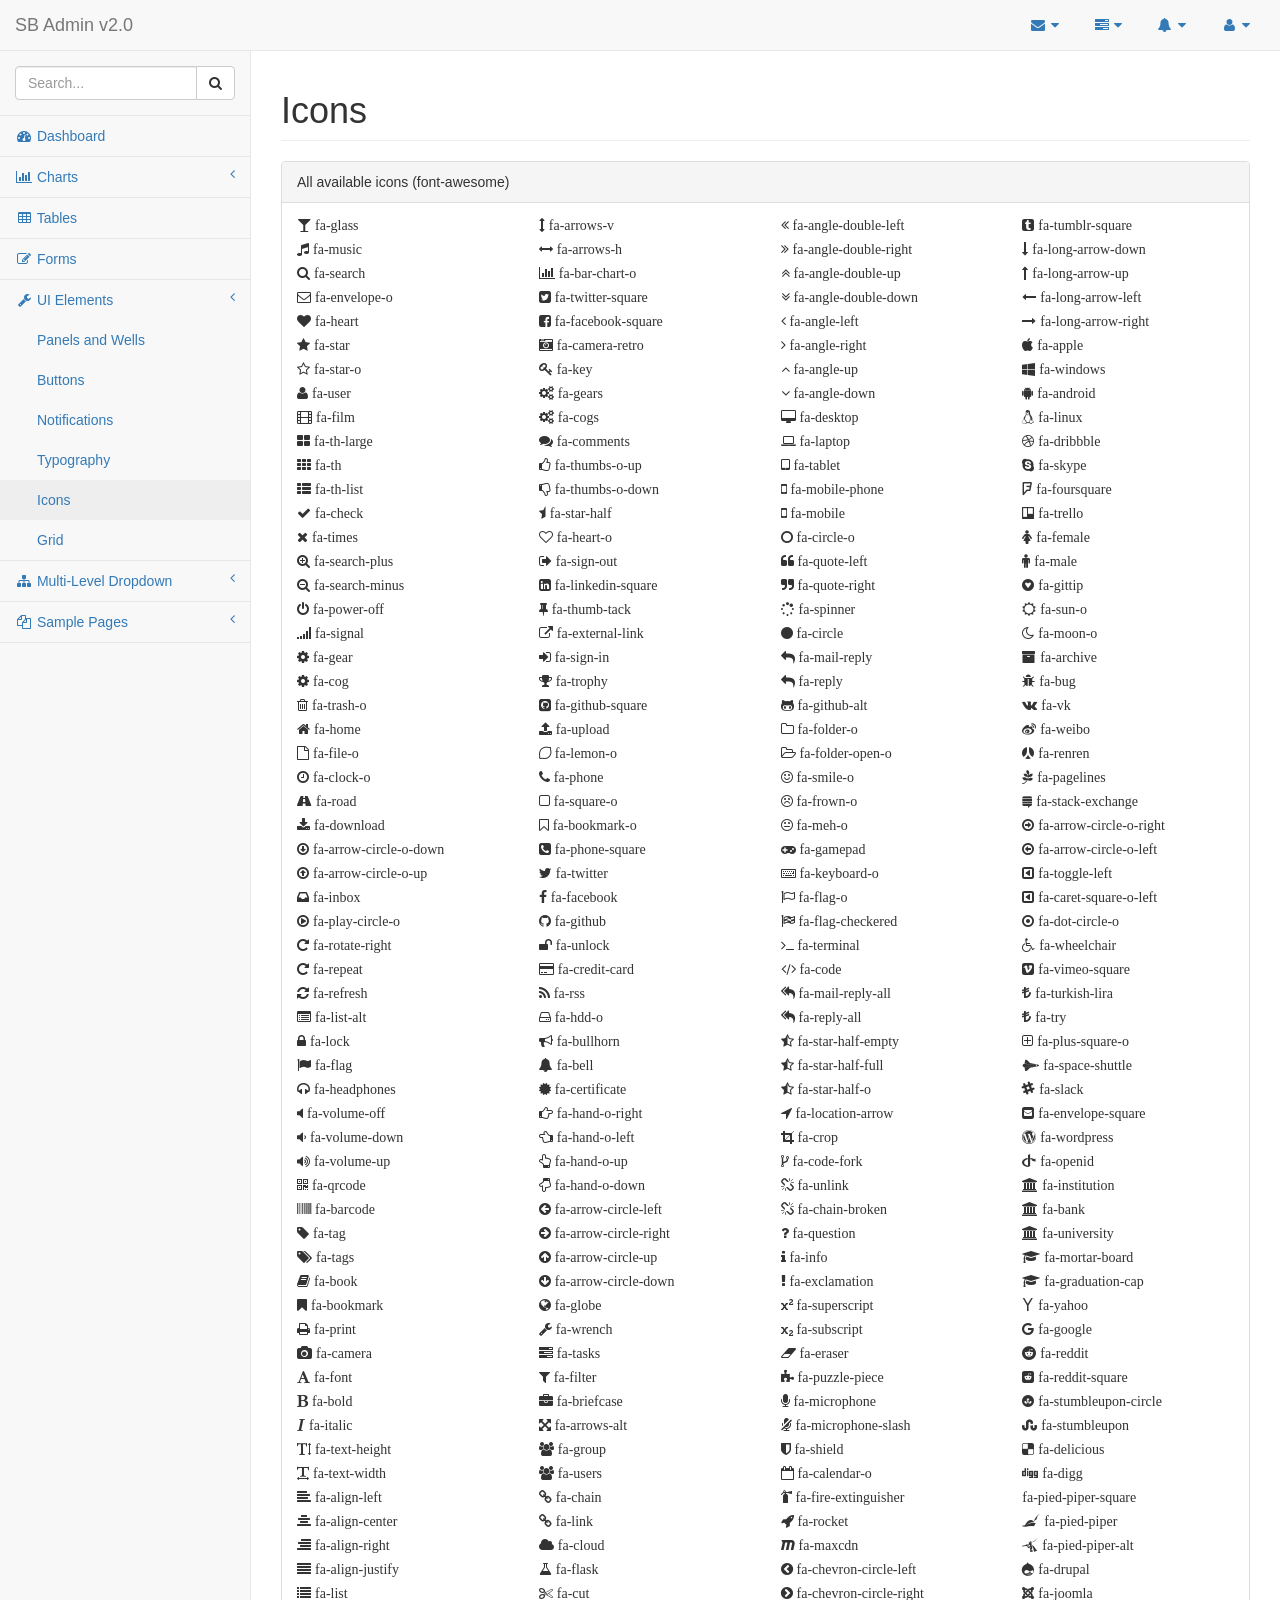
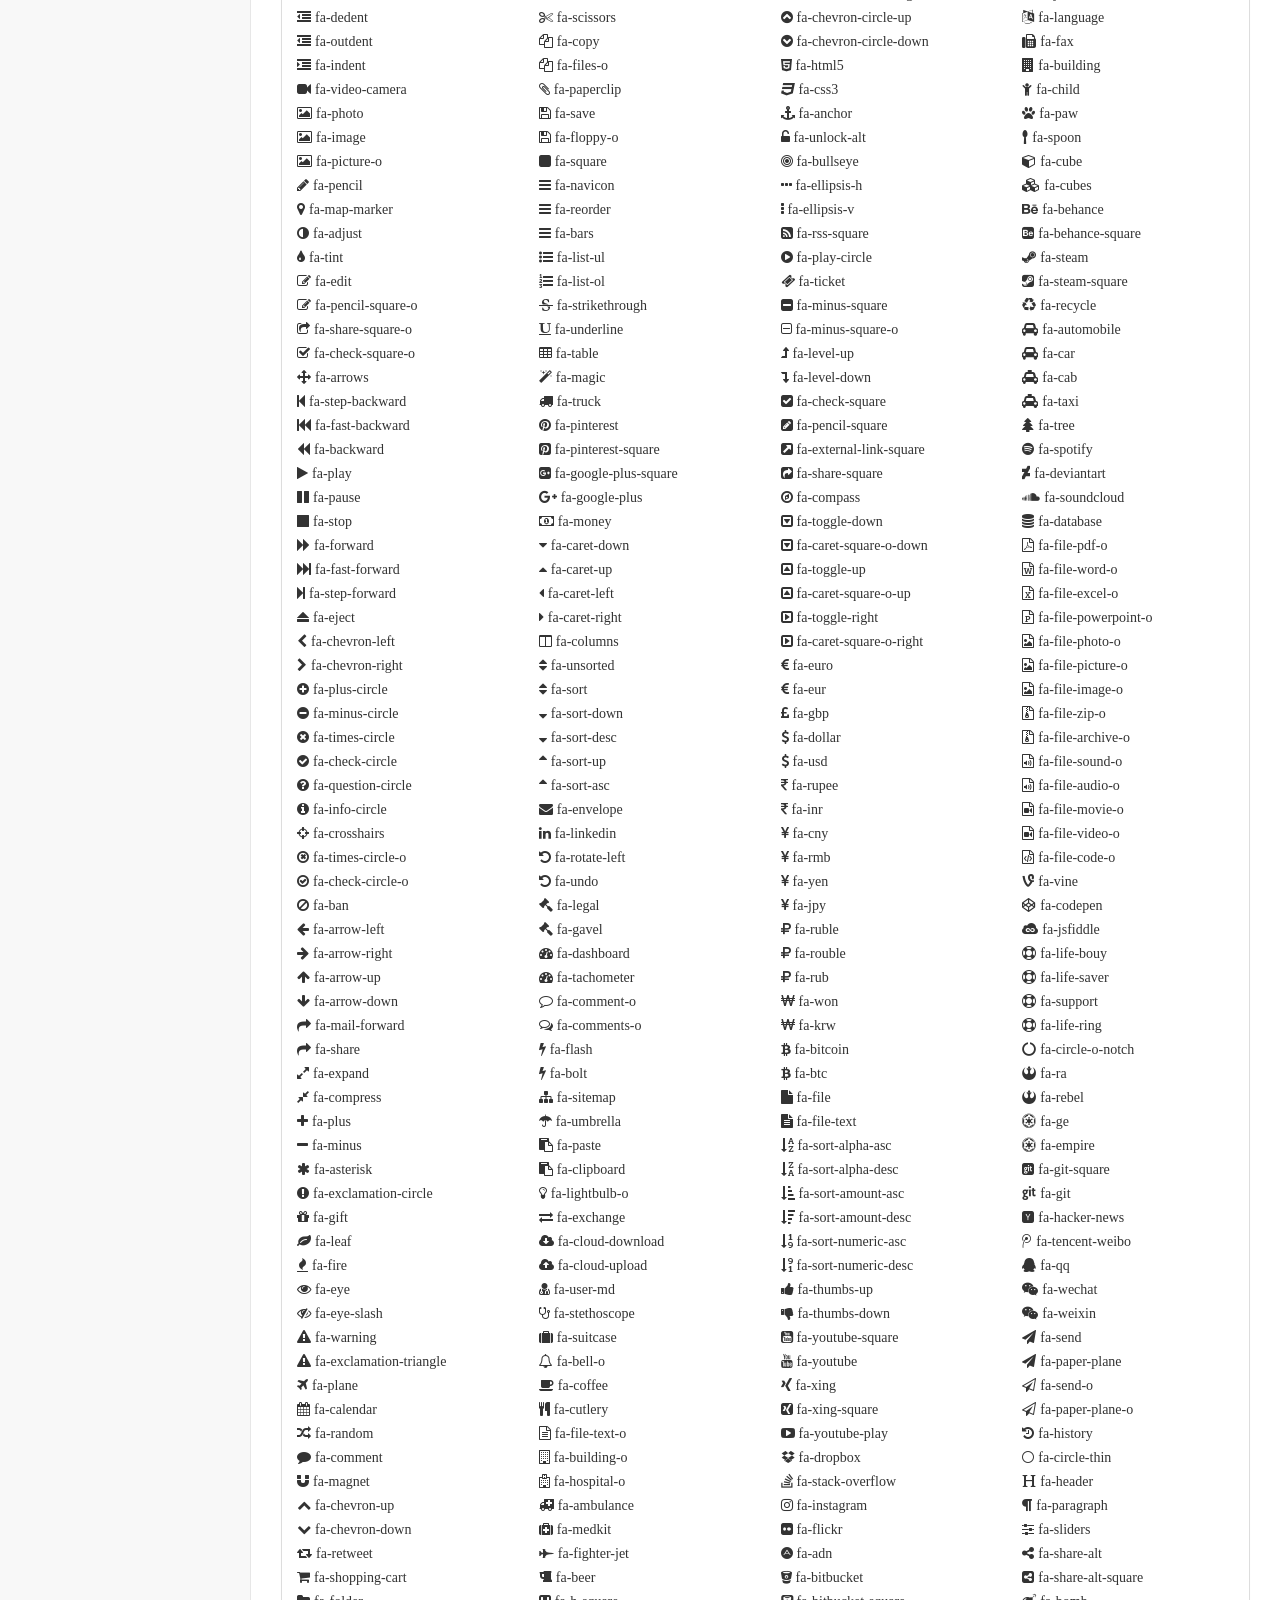
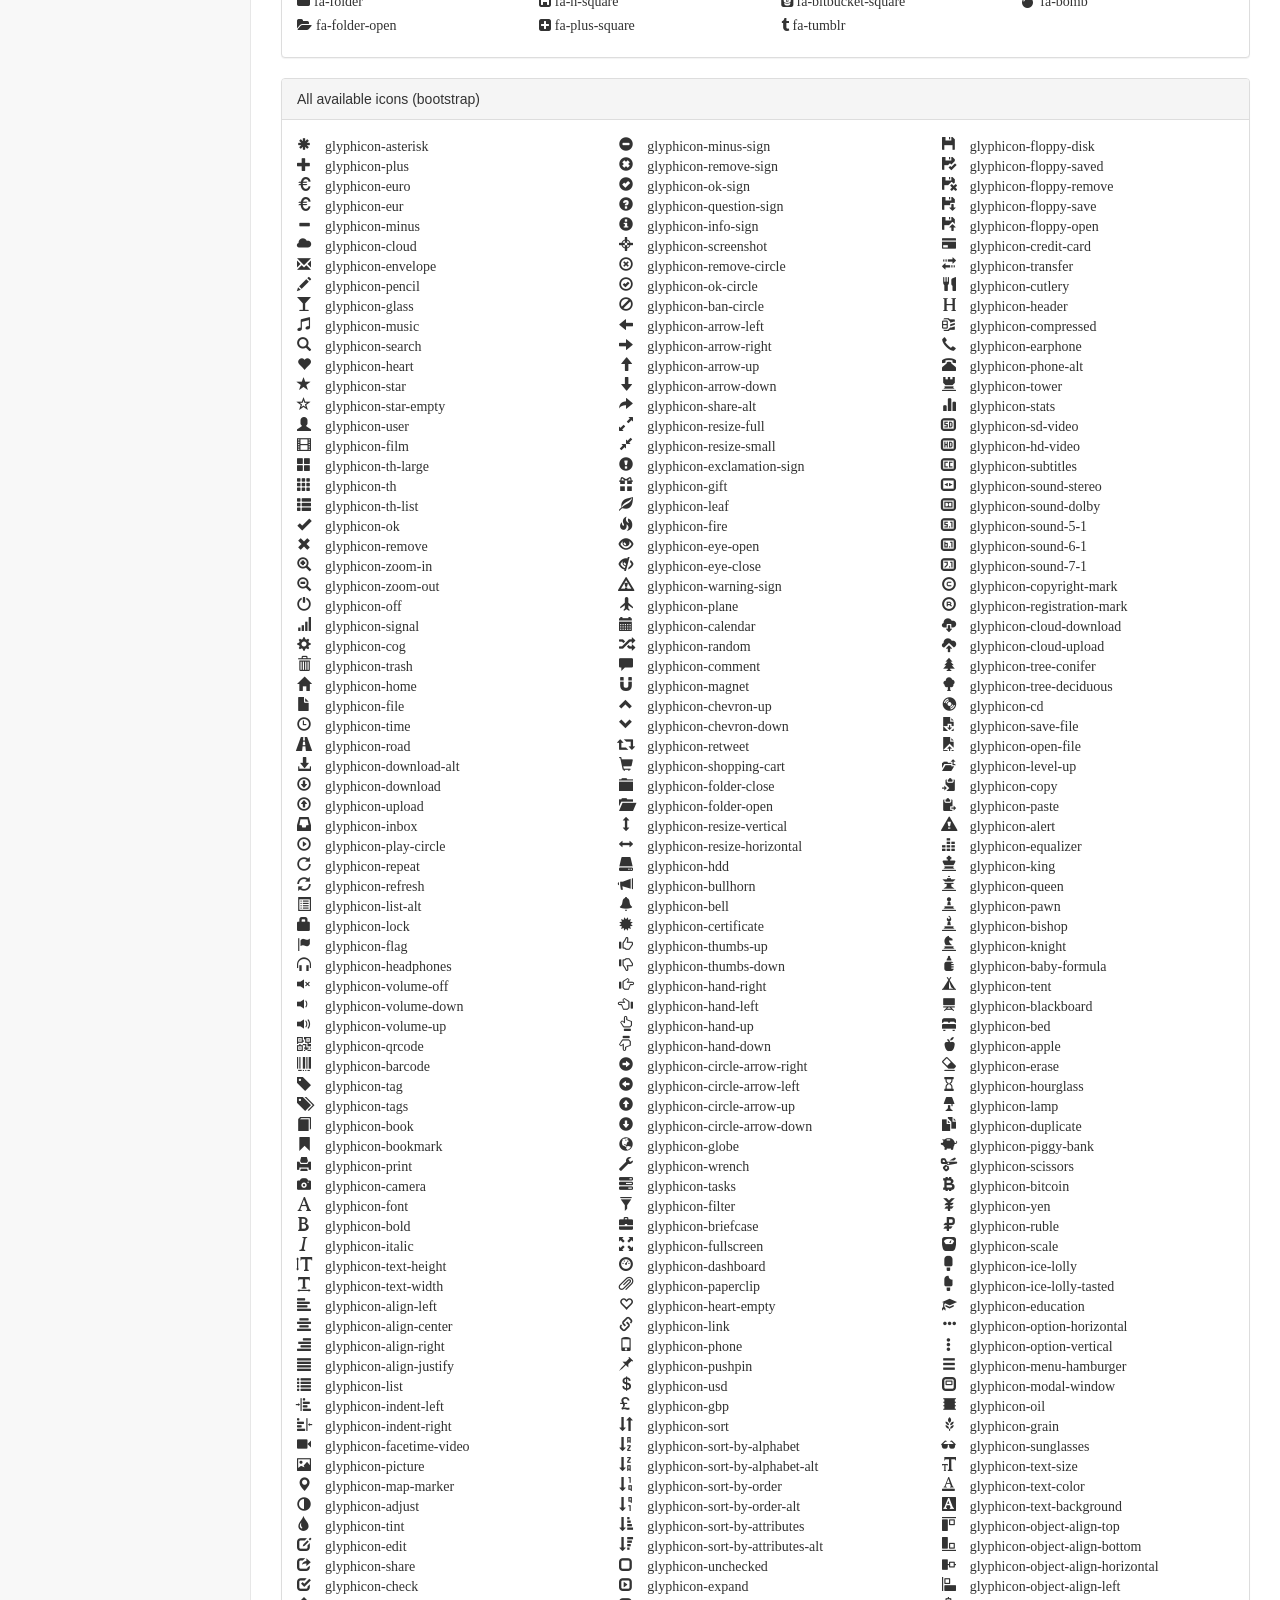
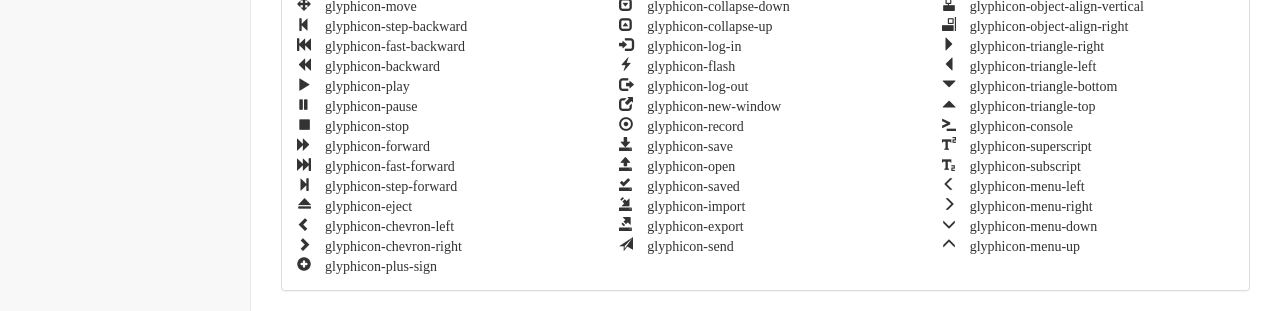
<file: web/Style2/pages/icons.html>
<!DOCTYPE html>
<html lang="en">

<head>

    <meta charset="utf-8">
    <meta http-equiv="X-UA-Compatible" content="IE=edge">
    <meta name="viewport" content="width=device-width, initial-scale=1">
    <meta name="description" content="">
    <meta name="author" content="">

    <title>SB Admin 2 - Bootstrap Admin Theme</title>

    <!-- Bootstrap Core CSS -->
    <link href="../vendor/bootstrap/css/bootstrap.min.css" rel="stylesheet">

    <!-- MetisMenu CSS -->
    <link href="../vendor/metisMenu/metisMenu.min.css" rel="stylesheet">

    <!-- Custom CSS -->
    <link href="../dist/css/sb-admin-2.css" rel="stylesheet">

    <!-- Custom Fonts -->
    <link href="../vendor/font-awesome/css/font-awesome.min.css" rel="stylesheet" type="text/css">

    <!-- HTML5 Shim and Respond.js IE8 support of HTML5 elements and media queries -->
    <!-- WARNING: Respond.js doesn't work if you view the page via file:// -->
    <!--[if lt IE 9]>
        <script src="https://oss.maxcdn.com/libs/html5shiv/3.7.0/html5shiv.js"></script>
        <script src="https://oss.maxcdn.com/libs/respond.js/1.4.2/respond.min.js"></script>
    <![endif]-->

</head>

<body>

    <div id="wrapper">

        <!-- Navigation -->
        <nav class="navbar navbar-default navbar-static-top" role="navigation" style="margin-bottom: 0">
            <div class="navbar-header">
                <button type="button" class="navbar-toggle" data-toggle="collapse" data-target=".navbar-collapse">
                    <span class="sr-only">Toggle navigation</span>
                    <span class="icon-bar"></span>
                    <span class="icon-bar"></span>
                    <span class="icon-bar"></span>
                </button>
                <a class="navbar-brand" href="index.html">SB Admin v2.0</a>
            </div>
            <!-- /.navbar-header -->

            <ul class="nav navbar-top-links navbar-right">
                <li class="dropdown">
                    <a class="dropdown-toggle" data-toggle="dropdown" href="#">
                        <i class="fa fa-envelope fa-fw"></i> <i class="fa fa-caret-down"></i>
                    </a>
                    <ul class="dropdown-menu dropdown-messages">
                        <li>
                            <a href="#">
                                <div>
                                    <strong>John Smith</strong>
                                    <span class="pull-right text-muted">
                                            <em>Yesterday</em>
                                        </span>
                                </div>
                                <div>Lorem ipsum dolor sit amet, consectetur adipiscing elit. Pellentesque eleifend...</div>
                            </a>
                        </li>
                        <li class="divider"></li>
                        <li>
                            <a href="#">
                                <div>
                                    <strong>John Smith</strong>
                                    <span class="pull-right text-muted">
                                            <em>Yesterday</em>
                                        </span>
                                </div>
                                <div>Lorem ipsum dolor sit amet, consectetur adipiscing elit. Pellentesque eleifend...</div>
                            </a>
                        </li>
                        <li class="divider"></li>
                        <li>
                            <a href="#">
                                <div>
                                    <strong>John Smith</strong>
                                    <span class="pull-right text-muted">
                                            <em>Yesterday</em>
                                        </span>
                                </div>
                                <div>Lorem ipsum dolor sit amet, consectetur adipiscing elit. Pellentesque eleifend...</div>
                            </a>
                        </li>
                        <li class="divider"></li>
                        <li>
                            <a class="text-center" href="#">
                                <strong>Read All Messages</strong>
                                <i class="fa fa-angle-right"></i>
                            </a>
                        </li>
                    </ul>
                    <!-- /.dropdown-messages -->
                </li>
                <!-- /.dropdown -->
                <li class="dropdown">
                    <a class="dropdown-toggle" data-toggle="dropdown" href="#">
                        <i class="fa fa-tasks fa-fw"></i> <i class="fa fa-caret-down"></i>
                    </a>
                    <ul class="dropdown-menu dropdown-tasks">
                        <li>
                            <a href="#">
                                <div>
                                    <p>
                                        <strong>Task 1</strong>
                                        <span class="pull-right text-muted">40% Complete</span>
                                    </p>
                                    <div class="progress progress-striped active">
                                        <div class="progress-bar progress-bar-success" role="progressbar" aria-valuenow="40" aria-valuemin="0" aria-valuemax="100" style="width: 40%">
                                            <span class="sr-only">40% Complete (success)</span>
                                        </div>
                                    </div>
                                </div>
                            </a>
                        </li>
                        <li class="divider"></li>
                        <li>
                            <a href="#">
                                <div>
                                    <p>
                                        <strong>Task 2</strong>
                                        <span class="pull-right text-muted">20% Complete</span>
                                    </p>
                                    <div class="progress progress-striped active">
                                        <div class="progress-bar progress-bar-info" role="progressbar" aria-valuenow="20" aria-valuemin="0" aria-valuemax="100" style="width: 20%">
                                            <span class="sr-only">20% Complete</span>
                                        </div>
                                    </div>
                                </div>
                            </a>
                        </li>
                        <li class="divider"></li>
                        <li>
                            <a href="#">
                                <div>
                                    <p>
                                        <strong>Task 3</strong>
                                        <span class="pull-right text-muted">60% Complete</span>
                                    </p>
                                    <div class="progress progress-striped active">
                                        <div class="progress-bar progress-bar-warning" role="progressbar" aria-valuenow="60" aria-valuemin="0" aria-valuemax="100" style="width: 60%">
                                            <span class="sr-only">60% Complete (warning)</span>
                                        </div>
                                    </div>
                                </div>
                            </a>
                        </li>
                        <li class="divider"></li>
                        <li>
                            <a href="#">
                                <div>
                                    <p>
                                        <strong>Task 4</strong>
                                        <span class="pull-right text-muted">80% Complete</span>
                                    </p>
                                    <div class="progress progress-striped active">
                                        <div class="progress-bar progress-bar-danger" role="progressbar" aria-valuenow="80" aria-valuemin="0" aria-valuemax="100" style="width: 80%">
                                            <span class="sr-only">80% Complete (danger)</span>
                                        </div>
                                    </div>
                                </div>
                            </a>
                        </li>
                        <li class="divider"></li>
                        <li>
                            <a class="text-center" href="#">
                                <strong>See All Tasks</strong>
                                <i class="fa fa-angle-right"></i>
                            </a>
                        </li>
                    </ul>
                    <!-- /.dropdown-tasks -->
                </li>
                <!-- /.dropdown -->
                <li class="dropdown">
                    <a class="dropdown-toggle" data-toggle="dropdown" href="#">
                        <i class="fa fa-bell fa-fw"></i> <i class="fa fa-caret-down"></i>
                    </a>
                    <ul class="dropdown-menu dropdown-alerts">
                        <li>
                            <a href="#">
                                <div>
                                    <i class="fa fa-comment fa-fw"></i> New Comment
                                    <span class="pull-right text-muted small">4 minutes ago</span>
                                </div>
                            </a>
                        </li>
                        <li class="divider"></li>
                        <li>
                            <a href="#">
                                <div>
                                    <i class="fa fa-twitter fa-fw"></i> 3 New Followers
                                    <span class="pull-right text-muted small">12 minutes ago</span>
                                </div>
                            </a>
                        </li>
                        <li class="divider"></li>
                        <li>
                            <a href="#">
                                <div>
                                    <i class="fa fa-envelope fa-fw"></i> Message Sent
                                    <span class="pull-right text-muted small">4 minutes ago</span>
                                </div>
                            </a>
                        </li>
                        <li class="divider"></li>
                        <li>
                            <a href="#">
                                <div>
                                    <i class="fa fa-tasks fa-fw"></i> New Task
                                    <span class="pull-right text-muted small">4 minutes ago</span>
                                </div>
                            </a>
                        </li>
                        <li class="divider"></li>
                        <li>
                            <a href="#">
                                <div>
                                    <i class="fa fa-upload fa-fw"></i> Server Rebooted
                                    <span class="pull-right text-muted small">4 minutes ago</span>
                                </div>
                            </a>
                        </li>
                        <li class="divider"></li>
                        <li>
                            <a class="text-center" href="#">
                                <strong>See All Alerts</strong>
                                <i class="fa fa-angle-right"></i>
                            </a>
                        </li>
                    </ul>
                    <!-- /.dropdown-alerts -->
                </li>
                <!-- /.dropdown -->
                <li class="dropdown">
                    <a class="dropdown-toggle" data-toggle="dropdown" href="#">
                        <i class="fa fa-user fa-fw"></i> <i class="fa fa-caret-down"></i>
                    </a>
                    <ul class="dropdown-menu dropdown-user">
                        <li><a href="#"><i class="fa fa-user fa-fw"></i> User Profile</a>
                        </li>
                        <li><a href="#"><i class="fa fa-gear fa-fw"></i> Settings</a>
                        </li>
                        <li class="divider"></li>
                        <li><a href="login.html"><i class="fa fa-sign-out fa-fw"></i> Logout</a>
                        </li>
                    </ul>
                    <!-- /.dropdown-user -->
                </li>
                <!-- /.dropdown -->
            </ul>
            <!-- /.navbar-top-links -->

            <div class="navbar-default sidebar" role="navigation">
                <div class="sidebar-nav navbar-collapse">
                    <ul class="nav" id="side-menu">
                        <li class="sidebar-search">
                            <div class="input-group custom-search-form">
                                <input type="text" class="form-control" placeholder="Search...">
                                <span class="input-group-btn">
                                    <button class="btn btn-default" type="button">
                                        <i class="fa fa-search"></i>
                                    </button>
                                </span>
                            </div>
                            <!-- /input-group -->
                        </li>
                        <li>
                            <a href="index.html"><i class="fa fa-dashboard fa-fw"></i> Dashboard</a>
                        </li>
                        <li>
                            <a href="#"><i class="fa fa-bar-chart-o fa-fw"></i> Charts<span class="fa arrow"></span></a>
                            <ul class="nav nav-second-level">
                                <li>
                                    <a href="flot.html">Flot Charts</a>
                                </li>
                                <li>
                                    <a href="morris.html">Morris.js Charts</a>
                                </li>
                            </ul>
                            <!-- /.nav-second-level -->
                        </li>
                        <li>
                            <a href="tables.html"><i class="fa fa-table fa-fw"></i> Tables</a>
                        </li>
                        <li>
                            <a href="forms.html"><i class="fa fa-edit fa-fw"></i> Forms</a>
                        </li>
                        <li>
                            <a href="#"><i class="fa fa-wrench fa-fw"></i> UI Elements<span class="fa arrow"></span></a>
                            <ul class="nav nav-second-level">
                                <li>
                                    <a href="panels-wells.html">Panels and Wells</a>
                                </li>
                                <li>
                                    <a href="buttons.html">Buttons</a>
                                </li>
                                <li>
                                    <a href="notifications.html">Notifications</a>
                                </li>
                                <li>
                                    <a href="typography.html">Typography</a>
                                </li>
                                <li>
                                    <a href="icons.html"> Icons</a>
                                </li>
                                <li>
                                    <a href="grid.html">Grid</a>
                                </li>
                            </ul>
                            <!-- /.nav-second-level -->
                        </li>
                        <li>
                            <a href="#"><i class="fa fa-sitemap fa-fw"></i> Multi-Level Dropdown<span class="fa arrow"></span></a>
                            <ul class="nav nav-second-level">
                                <li>
                                    <a href="#">Second Level Item</a>
                                </li>
                                <li>
                                    <a href="#">Second Level Item</a>
                                </li>
                                <li>
                                    <a href="#">Third Level <span class="fa arrow"></span></a>
                                    <ul class="nav nav-third-level">
                                        <li>
                                            <a href="#">Third Level Item</a>
                                        </li>
                                        <li>
                                            <a href="#">Third Level Item</a>
                                        </li>
                                        <li>
                                            <a href="#">Third Level Item</a>
                                        </li>
                                        <li>
                                            <a href="#">Third Level Item</a>
                                        </li>
                                    </ul>
                                    <!-- /.nav-third-level -->
                                </li>
                            </ul>
                            <!-- /.nav-second-level -->
                        </li>
                        <li>
                            <a href="#"><i class="fa fa-files-o fa-fw"></i> Sample Pages<span class="fa arrow"></span></a>
                            <ul class="nav nav-second-level">
                                <li>
                                    <a href="blank.html">Blank Page</a>
                                </li>
                                <li>
                                    <a href="login.html">Login Page</a>
                                </li>
                            </ul>
                            <!-- /.nav-second-level -->
                        </li>
                    </ul>
                </div>
                <!-- /.sidebar-collapse -->
            </div>
            <!-- /.navbar-static-side -->
        </nav>

        <div id="page-wrapper">
            <div class="row">
                <div class="col-lg-12">
                    <h1 class="page-header">Icons</h1>
                </div>
                <!-- /.col-lg-12 -->
            </div>
            <!-- /.row -->
            <div class="row">
                <div class="col-lg-12">
                    <div class="panel panel-default">
                        <div class="panel-heading">
                            All available icons (font-awesome)
                        </div>
                        <div class="panel-body">
                            <div class="row">
                                <div class="fa col-lg-3">
                                    <p class="fa fa-glass"> fa-glass </p>
                                    <br/>
                                    <p class="fa fa-music"> fa-music </p>
                                    <br/>
                                    <p class="fa fa-search"> fa-search </p>
                                    <br/>
                                    <p class="fa fa-envelope-o"> fa-envelope-o </p>
                                    <br/>
                                    <p class="fa fa-heart"> fa-heart </p>
                                    <br/>
                                    <p class="fa fa-star"> fa-star </p>
                                    <br/>
                                    <p class="fa fa-star-o"> fa-star-o </p>
                                    <br/>
                                    <p class="fa fa-user"> fa-user </p>
                                    <br/>
                                    <p class="fa fa-film"> fa-film </p>
                                    <br/>
                                    <p class="fa fa-th-large"> fa-th-large </p>
                                    <br/>
                                    <p class="fa fa-th"> fa-th </p>
                                    <br/>
                                    <p class="fa fa-th-list"> fa-th-list </p>
                                    <br/>
                                    <p class="fa fa-check"> fa-check </p>
                                    <br/>
                                    <p class="fa fa-times"> fa-times </p>
                                    <br/>
                                    <p class="fa fa-search-plus"> fa-search-plus </p>
                                    <br/>
                                    <p class="fa fa-search-minus"> fa-search-minus </p>
                                    <br/>
                                    <p class="fa fa-power-off"> fa-power-off </p>
                                    <br/>
                                    <p class="fa fa-signal"> fa-signal </p>
                                    <br/>
                                    <p class="fa fa-gear"> fa-gear </p>
                                    <br/>
                                    <p class="fa fa-cog"> fa-cog </p>
                                    <br/>
                                    <p class="fa fa-trash-o"> fa-trash-o </p>
                                    <br/>
                                    <p class="fa fa-home"> fa-home </p>
                                    <br/>
                                    <p class="fa fa-file-o"> fa-file-o </p>
                                    <br/>
                                    <p class="fa fa-clock-o"> fa-clock-o </p>
                                    <br/>
                                    <p class="fa fa-road"> fa-road </p>
                                    <br/>
                                    <p class="fa fa-download"> fa-download </p>
                                    <br/>
                                    <p class="fa fa-arrow-circle-o-down"> fa-arrow-circle-o-down </p>
                                    <br/>
                                    <p class="fa fa-arrow-circle-o-up"> fa-arrow-circle-o-up </p>
                                    <br/>
                                    <p class="fa fa-inbox"> fa-inbox </p>
                                    <br/>
                                    <p class="fa fa-play-circle-o"> fa-play-circle-o </p>
                                    <br/>
                                    <p class="fa fa-rotate-right"> fa-rotate-right </p>
                                    <br/>
                                    <p class="fa fa-repeat"> fa-repeat </p>
                                    <br/>
                                    <p class="fa fa-refresh"> fa-refresh </p>
                                    <br/>
                                    <p class="fa fa-list-alt"> fa-list-alt </p>
                                    <br/>
                                    <p class="fa fa-lock"> fa-lock </p>
                                    <br/>
                                    <p class="fa fa-flag"> fa-flag </p>
                                    <br/>
                                    <p class="fa fa-headphones"> fa-headphones </p>
                                    <br/>
                                    <p class="fa fa-volume-off"> fa-volume-off </p>
                                    <br/>
                                    <p class="fa fa-volume-down"> fa-volume-down </p>
                                    <br/>
                                    <p class="fa fa-volume-up"> fa-volume-up </p>
                                    <br/>
                                    <p class="fa fa-qrcode"> fa-qrcode </p>
                                    <br/>
                                    <p class="fa fa-barcode"> fa-barcode </p>
                                    <br/>
                                    <p class="fa fa-tag"> fa-tag </p>
                                    <br/>
                                    <p class="fa fa-tags"> fa-tags </p>
                                    <br/>
                                    <p class="fa fa-book"> fa-book </p>
                                    <br/>
                                    <p class="fa fa-bookmark"> fa-bookmark </p>
                                    <br/>
                                    <p class="fa fa-print"> fa-print </p>
                                    <br/>
                                    <p class="fa fa-camera"> fa-camera </p>
                                    <br/>
                                    <p class="fa fa-font"> fa-font </p>
                                    <br/>
                                    <p class="fa fa-bold"> fa-bold </p>
                                    <br/>
                                    <p class="fa fa-italic"> fa-italic </p>
                                    <br/>
                                    <p class="fa fa-text-height"> fa-text-height </p>
                                    <br/>
                                    <p class="fa fa-text-width"> fa-text-width </p>
                                    <br/>
                                    <p class="fa fa-align-left"> fa-align-left </p>
                                    <br/>
                                    <p class="fa fa-align-center"> fa-align-center </p>
                                    <br/>
                                    <p class="fa fa-align-right"> fa-align-right </p>
                                    <br/>
                                    <p class="fa fa-align-justify"> fa-align-justify </p>
                                    <br/>
                                    <p class="fa fa-list"> fa-list </p>
                                    <br/>
                                    <p class="fa fa-dedent"> fa-dedent </p>
                                    <br/>
                                    <p class="fa fa-outdent"> fa-outdent </p>
                                    <br/>
                                    <p class="fa fa-indent"> fa-indent </p>
                                    <br/>
                                    <p class="fa fa-video-camera"> fa-video-camera </p>
                                    <br/>
                                    <p class="fa fa-photo"> fa-photo </p>
                                    <br/>
                                    <p class="fa fa-image"> fa-image </p>
                                    <br/>
                                    <p class="fa fa-picture-o"> fa-picture-o </p>
                                    <br/>
                                    <p class="fa fa-pencil"> fa-pencil </p>
                                    <br/>
                                    <p class="fa fa-map-marker"> fa-map-marker </p>
                                    <br/>
                                    <p class="fa fa-adjust"> fa-adjust </p>
                                    <br/>
                                    <p class="fa fa-tint"> fa-tint </p>
                                    <br/>
                                    <p class="fa fa-edit"> fa-edit </p>
                                    <br/>
                                    <p class="fa fa-pencil-square-o"> fa-pencil-square-o </p>
                                    <br/>
                                    <p class="fa fa-share-square-o"> fa-share-square-o </p>
                                    <br/>
                                    <p class="fa fa-check-square-o"> fa-check-square-o </p>
                                    <br/>
                                    <p class="fa fa-arrows"> fa-arrows </p>
                                    <br/>
                                    <p class="fa fa-step-backward"> fa-step-backward </p>
                                    <br/>
                                    <p class="fa fa-fast-backward"> fa-fast-backward </p>
                                    <br/>
                                    <p class="fa fa-backward"> fa-backward </p>
                                    <br/>
                                    <p class="fa fa-play"> fa-play </p>
                                    <br/>
                                    <p class="fa fa-pause"> fa-pause </p>
                                    <br/>
                                    <p class="fa fa-stop"> fa-stop </p>
                                    <br/>
                                    <p class="fa fa-forward"> fa-forward </p>
                                    <br/>
                                    <p class="fa fa-fast-forward"> fa-fast-forward </p>
                                    <br/>
                                    <p class="fa fa-step-forward"> fa-step-forward </p>
                                    <br/>
                                    <p class="fa fa-eject"> fa-eject </p>
                                    <br/>
                                    <p class="fa fa-chevron-left"> fa-chevron-left </p>
                                    <br/>
                                    <p class="fa fa-chevron-right"> fa-chevron-right </p>
                                    <br/>
                                    <p class="fa fa-plus-circle"> fa-plus-circle </p>
                                    <br/>
                                    <p class="fa fa-minus-circle"> fa-minus-circle </p>
                                    <br/>
                                    <p class="fa fa-times-circle"> fa-times-circle </p>
                                    <br/>
                                    <p class="fa fa-check-circle"> fa-check-circle </p>
                                    <br/>
                                    <p class="fa fa-question-circle"> fa-question-circle </p>
                                    <br/>
                                    <p class="fa fa-info-circle"> fa-info-circle </p>
                                    <br/>
                                    <p class="fa fa-crosshairs"> fa-crosshairs </p>
                                    <br/>
                                    <p class="fa fa-times-circle-o"> fa-times-circle-o </p>
                                    <br/>
                                    <p class="fa fa-check-circle-o"> fa-check-circle-o </p>
                                    <br/>
                                    <p class="fa fa-ban"> fa-ban </p>
                                    <br/>
                                    <p class="fa fa-arrow-left"> fa-arrow-left </p>
                                    <br/>
                                    <p class="fa fa-arrow-right"> fa-arrow-right </p>
                                    <br/>
                                    <p class="fa fa-arrow-up"> fa-arrow-up </p>
                                    <br/>
                                    <p class="fa fa-arrow-down"> fa-arrow-down </p>
                                    <br/>
                                    <p class="fa fa-mail-forward"> fa-mail-forward </p>
                                    <br/>
                                    <p class="fa fa-share"> fa-share </p>
                                    <br/>
                                    <p class="fa fa-expand"> fa-expand </p>
                                    <br/>
                                    <p class="fa fa-compress"> fa-compress </p>
                                    <br/>
                                    <p class="fa fa-plus"> fa-plus </p>
                                    <br/>
                                    <p class="fa fa-minus"> fa-minus </p>
                                    <br/>
                                    <p class="fa fa-asterisk"> fa-asterisk </p>
                                    <br/>
                                    <p class="fa fa-exclamation-circle"> fa-exclamation-circle </p>
                                    <br/>
                                    <p class="fa fa-gift"> fa-gift </p>
                                    <br/>
                                    <p class="fa fa-leaf"> fa-leaf </p>
                                    <br/>
                                    <p class="fa fa-fire"> fa-fire </p>
                                    <br/>
                                    <p class="fa fa-eye"> fa-eye </p>
                                    <br/>
                                    <p class="fa fa-eye-slash"> fa-eye-slash </p>
                                    <br/>
                                    <p class="fa fa-warning"> fa-warning </p>
                                    <br/>
                                    <p class="fa fa-exclamation-triangle"> fa-exclamation-triangle </p>
                                    <br/>
                                    <p class="fa fa-plane"> fa-plane </p>
                                    <br/>
                                    <p class="fa fa-calendar"> fa-calendar </p>
                                    <br/>
                                    <p class="fa fa-random"> fa-random </p>
                                    <br/>
                                    <p class="fa fa-comment"> fa-comment </p>
                                    <br/>
                                    <p class="fa fa-magnet"> fa-magnet </p>
                                    <br/>
                                    <p class="fa fa-chevron-up"> fa-chevron-up </p>
                                    <br/>
                                    <p class="fa fa-chevron-down"> fa-chevron-down </p>
                                    <br/>
                                    <p class="fa fa-retweet"> fa-retweet </p>
                                    <br/>
                                    <p class="fa fa-shopping-cart"> fa-shopping-cart </p>
                                    <br/>
                                    <p class="fa fa-folder"> fa-folder </p>
                                    <br/>
                                    <p class="fa fa-folder-open"> fa-folder-open </p>
                                    <br/>
                                </div>
                                <!-- /.col-lg-6 (nested) -->
                                <div class="fa col-lg-3">
                                    <p class="fa fa-arrows-v"> fa-arrows-v </p>
                                    <br/>
                                    <p class="fa fa-arrows-h"> fa-arrows-h </p>
                                    <br/>
                                    <p class="fa fa-bar-chart-o"> fa-bar-chart-o </p>
                                    <br/>
                                    <p class="fa fa-twitter-square"> fa-twitter-square </p>
                                    <br/>
                                    <p class="fa fa-facebook-square"> fa-facebook-square </p>
                                    <br/>
                                    <p class="fa fa-camera-retro"> fa-camera-retro </p>
                                    <br/>
                                    <p class="fa fa-key"> fa-key </p>
                                    <br/>
                                    <p class="fa fa-gears"> fa-gears </p>
                                    <br/>
                                    <p class="fa fa-cogs"> fa-cogs </p>
                                    <br/>
                                    <p class="fa fa-comments"> fa-comments </p>
                                    <br/>
                                    <p class="fa fa-thumbs-o-up"> fa-thumbs-o-up </p>
                                    <br/>
                                    <p class="fa fa-thumbs-o-down"> fa-thumbs-o-down </p>
                                    <br/>
                                    <p class="fa fa-star-half"> fa-star-half </p>
                                    <br/>
                                    <p class="fa fa-heart-o"> fa-heart-o </p>
                                    <br/>
                                    <p class="fa fa-sign-out"> fa-sign-out </p>
                                    <br/>
                                    <p class="fa fa-linkedin-square"> fa-linkedin-square </p>
                                    <br/>
                                    <p class="fa fa-thumb-tack"> fa-thumb-tack </p>
                                    <br/>
                                    <p class="fa fa-external-link"> fa-external-link </p>
                                    <br/>
                                    <p class="fa fa-sign-in"> fa-sign-in </p>
                                    <br/>
                                    <p class="fa fa-trophy"> fa-trophy </p>
                                    <br/>
                                    <p class="fa fa-github-square"> fa-github-square </p>
                                    <br/>
                                    <p class="fa fa-upload"> fa-upload </p>
                                    <br/>
                                    <p class="fa fa-lemon-o"> fa-lemon-o </p>
                                    <br/>
                                    <p class="fa fa-phone"> fa-phone </p>
                                    <br/>
                                    <p class="fa fa-square-o"> fa-square-o </p>
                                    <br/>
                                    <p class="fa fa-bookmark-o"> fa-bookmark-o </p>
                                    <br/>
                                    <p class="fa fa-phone-square"> fa-phone-square </p>
                                    <br/>
                                    <p class="fa fa-twitter"> fa-twitter </p>
                                    <br/>
                                    <p class="fa fa-facebook"> fa-facebook </p>
                                    <br/>
                                    <p class="fa fa-github"> fa-github </p>
                                    <br/>
                                    <p class="fa fa-unlock"> fa-unlock </p>
                                    <br/>
                                    <p class="fa fa-credit-card"> fa-credit-card </p>
                                    <br/>
                                    <p class="fa fa-rss"> fa-rss </p>
                                    <br/>
                                    <p class="fa fa-hdd-o"> fa-hdd-o </p>
                                    <br/>
                                    <p class="fa fa-bullhorn"> fa-bullhorn </p>
                                    <br/>
                                    <p class="fa fa-bell"> fa-bell </p>
                                    <br/>
                                    <p class="fa fa-certificate"> fa-certificate </p>
                                    <br/>
                                    <p class="fa fa-hand-o-right"> fa-hand-o-right </p>
                                    <br/>
                                    <p class="fa fa-hand-o-left"> fa-hand-o-left </p>
                                    <br/>
                                    <p class="fa fa-hand-o-up"> fa-hand-o-up </p>
                                    <br/>
                                    <p class="fa fa-hand-o-down"> fa-hand-o-down </p>
                                    <br/>
                                    <p class="fa fa-arrow-circle-left"> fa-arrow-circle-left </p>
                                    <br/>
                                    <p class="fa fa-arrow-circle-right"> fa-arrow-circle-right </p>
                                    <br/>
                                    <p class="fa fa-arrow-circle-up"> fa-arrow-circle-up </p>
                                    <br/>
                                    <p class="fa fa-arrow-circle-down"> fa-arrow-circle-down </p>
                                    <br/>
                                    <p class="fa fa-globe"> fa-globe </p>
                                    <br/>
                                    <p class="fa fa-wrench"> fa-wrench </p>
                                    <br/>
                                    <p class="fa fa-tasks"> fa-tasks </p>
                                    <br/>
                                    <p class="fa fa-filter"> fa-filter </p>
                                    <br/>
                                    <p class="fa fa-briefcase"> fa-briefcase </p>
                                    <br/>
                                    <p class="fa fa-arrows-alt"> fa-arrows-alt </p>
                                    <br/>
                                    <p class="fa fa-group"> fa-group </p>
                                    <br/>
                                    <p class="fa fa-users"> fa-users </p>
                                    <br/>
                                    <p class="fa fa-chain"> fa-chain </p>
                                    <br/>
                                    <p class="fa fa-link"> fa-link </p>
                                    <br/>
                                    <p class="fa fa-cloud"> fa-cloud </p>
                                    <br/>
                                    <p class="fa fa-flask"> fa-flask </p>
                                    <br/>
                                    <p class="fa fa-cut"> fa-cut </p>
                                    <br/>
                                    <p class="fa fa-scissors"> fa-scissors </p>
                                    <br/>
                                    <p class="fa fa-copy"> fa-copy </p>
                                    <br/>
                                    <p class="fa fa-files-o"> fa-files-o </p>
                                    <br/>
                                    <p class="fa fa-paperclip"> fa-paperclip </p>
                                    <br/>
                                    <p class="fa fa-save"> fa-save </p>
                                    <br/>
                                    <p class="fa fa-floppy-o"> fa-floppy-o </p>
                                    <br/>
                                    <p class="fa fa-square"> fa-square </p>
                                    <br/>
                                    <p class="fa fa-navicon"> fa-navicon </p>
                                    <br/>
                                    <p class="fa fa-reorder"> fa-reorder </p>
                                    <br/>
                                    <p class="fa fa-bars"> fa-bars </p>
                                    <br/>
                                    <p class="fa fa-list-ul"> fa-list-ul </p>
                                    <br/>
                                    <p class="fa fa-list-ol"> fa-list-ol </p>
                                    <br/>
                                    <p class="fa fa-strikethrough"> fa-strikethrough </p>
                                    <br/>
                                    <p class="fa fa-underline"> fa-underline </p>
                                    <br/>
                                    <p class="fa fa-table"> fa-table </p>
                                    <br/>
                                    <p class="fa fa-magic"> fa-magic </p>
                                    <br/>
                                    <p class="fa fa-truck"> fa-truck </p>
                                    <br/>
                                    <p class="fa fa-pinterest"> fa-pinterest </p>
                                    <br/>
                                    <p class="fa fa-pinterest-square"> fa-pinterest-square </p>
                                    <br/>
                                    <p class="fa fa-google-plus-square"> fa-google-plus-square </p>
                                    <br/>
                                    <p class="fa fa-google-plus"> fa-google-plus </p>
                                    <br/>
                                    <p class="fa fa-money"> fa-money </p>
                                    <br/>
                                    <p class="fa fa-caret-down"> fa-caret-down </p>
                                    <br/>
                                    <p class="fa fa-caret-up"> fa-caret-up </p>
                                    <br/>
                                    <p class="fa fa-caret-left"> fa-caret-left </p>
                                    <br/>
                                    <p class="fa fa-caret-right"> fa-caret-right </p>
                                    <br/>
                                    <p class="fa fa-columns"> fa-columns </p>
                                    <br/>
                                    <p class="fa fa-unsorted"> fa-unsorted </p>
                                    <br/>
                                    <p class="fa fa-sort"> fa-sort </p>
                                    <br/>
                                    <p class="fa fa-sort-down"> fa-sort-down </p>
                                    <br/>
                                    <p class="fa fa-sort-desc"> fa-sort-desc </p>
                                    <br/>
                                    <p class="fa fa-sort-up"> fa-sort-up </p>
                                    <br/>
                                    <p class="fa fa-sort-asc"> fa-sort-asc </p>
                                    <br/>
                                    <p class="fa fa-envelope"> fa-envelope </p>
                                    <br/>
                                    <p class="fa fa-linkedin"> fa-linkedin </p>
                                    <br/>
                                    <p class="fa fa-rotate-left"> fa-rotate-left </p>
                                    <br/>
                                    <p class="fa fa-undo"> fa-undo </p>
                                    <br/>
                                    <p class="fa fa-legal"> fa-legal </p>
                                    <br/>
                                    <p class="fa fa-gavel"> fa-gavel </p>
                                    <br/>
                                    <p class="fa fa-dashboard"> fa-dashboard </p>
                                    <br/>
                                    <p class="fa fa-tachometer"> fa-tachometer </p>
                                    <br/>
                                    <p class="fa fa-comment-o"> fa-comment-o </p>
                                    <br/>
                                    <p class="fa fa-comments-o"> fa-comments-o </p>
                                    <br/>
                                    <p class="fa fa-flash"> fa-flash </p>
                                    <br/>
                                    <p class="fa fa-bolt"> fa-bolt </p>
                                    <br/>
                                    <p class="fa fa-sitemap"> fa-sitemap </p>
                                    <br/>
                                    <p class="fa fa-umbrella"> fa-umbrella </p>
                                    <br/>
                                    <p class="fa fa-paste"> fa-paste </p>
                                    <br/>
                                    <p class="fa fa-clipboard"> fa-clipboard </p>
                                    <br/>
                                    <p class="fa fa-lightbulb-o"> fa-lightbulb-o </p>
                                    <br/>
                                    <p class="fa fa-exchange"> fa-exchange </p>
                                    <br/>
                                    <p class="fa fa-cloud-download"> fa-cloud-download </p>
                                    <br/>
                                    <p class="fa fa-cloud-upload"> fa-cloud-upload </p>
                                    <br/>
                                    <p class="fa fa-user-md"> fa-user-md </p>
                                    <br/>
                                    <p class="fa fa-stethoscope"> fa-stethoscope </p>
                                    <br/>
                                    <p class="fa fa-suitcase"> fa-suitcase </p>
                                    <br/>
                                    <p class="fa fa-bell-o"> fa-bell-o </p>
                                    <br/>
                                    <p class="fa fa-coffee"> fa-coffee </p>
                                    <br/>
                                    <p class="fa fa-cutlery"> fa-cutlery </p>
                                    <br/>
                                    <p class="fa fa-file-text-o"> fa-file-text-o </p>
                                    <br/>
                                    <p class="fa fa-building-o"> fa-building-o </p>
                                    <br/>
                                    <p class="fa fa-hospital-o"> fa-hospital-o </p>
                                    <br/>
                                    <p class="fa fa-ambulance"> fa-ambulance </p>
                                    <br/>
                                    <p class="fa fa-medkit"> fa-medkit </p>
                                    <br/>
                                    <p class="fa fa-fighter-jet"> fa-fighter-jet </p>
                                    <br/>
                                    <p class="fa fa-beer"> fa-beer </p>
                                    <br/>
                                    <p class="fa fa-h-square"> fa-h-square </p>
                                    <br/>
                                    <p class="fa fa-plus-square"> fa-plus-square </p>
                                    <br/>
                                </div>
                                <div class="fa col-lg-3">
                                    <p class="fa fa-angle-double-left"> fa-angle-double-left </p>
                                    <br/>
                                    <p class="fa fa-angle-double-right"> fa-angle-double-right </p>
                                    <br/>
                                    <p class="fa fa-angle-double-up"> fa-angle-double-up </p>
                                    <br/>
                                    <p class="fa fa-angle-double-down"> fa-angle-double-down </p>
                                    <br/>
                                    <p class="fa fa-angle-left"> fa-angle-left </p>
                                    <br/>
                                    <p class="fa fa-angle-right"> fa-angle-right </p>
                                    <br/>
                                    <p class="fa fa-angle-up"> fa-angle-up </p>
                                    <br/>
                                    <p class="fa fa-angle-down"> fa-angle-down </p>
                                    <br/>
                                    <p class="fa fa-desktop"> fa-desktop </p>
                                    <br/>
                                    <p class="fa fa-laptop"> fa-laptop </p>
                                    <br/>
                                    <p class="fa fa-tablet"> fa-tablet </p>
                                    <br/>
                                    <p class="fa fa-mobile-phone"> fa-mobile-phone </p>
                                    <br/>
                                    <p class="fa fa-mobile"> fa-mobile </p>
                                    <br/>
                                    <p class="fa fa-circle-o"> fa-circle-o </p>
                                    <br/>
                                    <p class="fa fa-quote-left"> fa-quote-left </p>
                                    <br/>
                                    <p class="fa fa-quote-right"> fa-quote-right </p>
                                    <br/>
                                    <p class="fa fa-spinner"> fa-spinner </p>
                                    <br/>
                                    <p class="fa fa-circle"> fa-circle </p>
                                    <br/>
                                    <p class="fa fa-mail-reply"> fa-mail-reply </p>
                                    <br/>
                                    <p class="fa fa-reply"> fa-reply </p>
                                    <br/>
                                    <p class="fa fa-github-alt"> fa-github-alt </p>
                                    <br/>
                                    <p class="fa fa-folder-o"> fa-folder-o </p>
                                    <br/>
                                    <p class="fa fa-folder-open-o"> fa-folder-open-o </p>
                                    <br/>
                                    <p class="fa fa-smile-o"> fa-smile-o </p>
                                    <br/>
                                    <p class="fa fa-frown-o"> fa-frown-o </p>
                                    <br/>
                                    <p class="fa fa-meh-o"> fa-meh-o </p>
                                    <br/>
                                    <p class="fa fa-gamepad"> fa-gamepad </p>
                                    <br/>
                                    <p class="fa fa-keyboard-o"> fa-keyboard-o </p>
                                    <br/>
                                    <p class="fa fa-flag-o"> fa-flag-o </p>
                                    <br/>
                                    <p class="fa fa-flag-checkered"> fa-flag-checkered </p>
                                    <br/>
                                    <p class="fa fa-terminal"> fa-terminal </p>
                                    <br/>
                                    <p class="fa fa-code"> fa-code </p>
                                    <br/>
                                    <p class="fa fa-mail-reply-all"> fa-mail-reply-all </p>
                                    <br/>
                                    <p class="fa fa-reply-all"> fa-reply-all </p>
                                    <br/>
                                    <p class="fa fa-star-half-empty"> fa-star-half-empty </p>
                                    <br/>
                                    <p class="fa fa-star-half-full"> fa-star-half-full </p>
                                    <br/>
                                    <p class="fa fa-star-half-o"> fa-star-half-o </p>
                                    <br/>
                                    <p class="fa fa-location-arrow"> fa-location-arrow </p>
                                    <br/>
                                    <p class="fa fa-crop"> fa-crop </p>
                                    <br/>
                                    <p class="fa fa-code-fork"> fa-code-fork </p>
                                    <br/>
                                    <p class="fa fa-unlink"> fa-unlink </p>
                                    <br/>
                                    <p class="fa fa-chain-broken"> fa-chain-broken </p>
                                    <br/>
                                    <p class="fa fa-question"> fa-question </p>
                                    <br/>
                                    <p class="fa fa-info"> fa-info </p>
                                    <br/>
                                    <p class="fa fa-exclamation"> fa-exclamation </p>
                                    <br/>
                                    <p class="fa fa-superscript"> fa-superscript </p>
                                    <br/>
                                    <p class="fa fa-subscript"> fa-subscript </p>
                                    <br/>
                                    <p class="fa fa-eraser"> fa-eraser </p>
                                    <br/>
                                    <p class="fa fa-puzzle-piece"> fa-puzzle-piece </p>
                                    <br/>
                                    <p class="fa fa-microphone"> fa-microphone </p>
                                    <br/>
                                    <p class="fa fa-microphone-slash"> fa-microphone-slash </p>
                                    <br/>
                                    <p class="fa fa-shield"> fa-shield </p>
                                    <br/>
                                    <p class="fa fa-calendar-o"> fa-calendar-o </p>
                                    <br/>
                                    <p class="fa fa-fire-extinguisher"> fa-fire-extinguisher </p>
                                    <br/>
                                    <p class="fa fa-rocket"> fa-rocket </p>
                                    <br/>
                                    <p class="fa fa-maxcdn"> fa-maxcdn </p>
                                    <br/>
                                    <p class="fa fa-chevron-circle-left"> fa-chevron-circle-left </p>
                                    <br/>
                                    <p class="fa fa-chevron-circle-right"> fa-chevron-circle-right </p>
                                    <br/>
                                    <p class="fa fa-chevron-circle-up"> fa-chevron-circle-up </p>
                                    <br/>
                                    <p class="fa fa-chevron-circle-down"> fa-chevron-circle-down </p>
                                    <br/>
                                    <p class="fa fa-html5"> fa-html5 </p>
                                    <br/>
                                    <p class="fa fa-css3"> fa-css3 </p>
                                    <br/>
                                    <p class="fa fa-anchor"> fa-anchor </p>
                                    <br/>
                                    <p class="fa fa-unlock-alt"> fa-unlock-alt </p>
                                    <br/>
                                    <p class="fa fa-bullseye"> fa-bullseye </p>
                                    <br/>
                                    <p class="fa fa-ellipsis-h"> fa-ellipsis-h </p>
                                    <br/>
                                    <p class="fa fa-ellipsis-v"> fa-ellipsis-v </p>
                                    <br/>
                                    <p class="fa fa-rss-square"> fa-rss-square </p>
                                    <br/>
                                    <p class="fa fa-play-circle"> fa-play-circle </p>
                                    <br/>
                                    <p class="fa fa-ticket"> fa-ticket </p>
                                    <br/>
                                    <p class="fa fa-minus-square"> fa-minus-square </p>
                                    <br/>
                                    <p class="fa fa-minus-square-o"> fa-minus-square-o </p>
                                    <br/>
                                    <p class="fa fa-level-up"> fa-level-up </p>
                                    <br/>
                                    <p class="fa fa-level-down"> fa-level-down </p>
                                    <br/>
                                    <p class="fa fa-check-square"> fa-check-square </p>
                                    <br/>
                                    <p class="fa fa-pencil-square"> fa-pencil-square </p>
                                    <br/>
                                    <p class="fa fa-external-link-square"> fa-external-link-square </p>
                                    <br/>
                                    <p class="fa fa-share-square"> fa-share-square </p>
                                    <br/>
                                    <p class="fa fa-compass"> fa-compass </p>
                                    <br/>
                                    <p class="fa fa-toggle-down"> fa-toggle-down </p>
                                    <br/>
                                    <p class="fa fa-caret-square-o-down"> fa-caret-square-o-down </p>
                                    <br/>
                                    <p class="fa fa-toggle-up"> fa-toggle-up </p>
                                    <br/>
                                    <p class="fa fa-caret-square-o-up"> fa-caret-square-o-up </p>
                                    <br/>
                                    <p class="fa fa-toggle-right"> fa-toggle-right </p>
                                    <br/>
                                    <p class="fa fa-caret-square-o-right"> fa-caret-square-o-right </p>
                                    <br/>
                                    <p class="fa fa-euro"> fa-euro </p>
                                    <br/>
                                    <p class="fa fa-eur"> fa-eur </p>
                                    <br/>
                                    <p class="fa fa-gbp"> fa-gbp </p>
                                    <br/>
                                    <p class="fa fa-dollar"> fa-dollar </p>
                                    <br/>
                                    <p class="fa fa-usd"> fa-usd </p>
                                    <br/>
                                    <p class="fa fa-rupee"> fa-rupee </p>
                                    <br/>
                                    <p class="fa fa-inr"> fa-inr </p>
                                    <br/>
                                    <p class="fa fa-cny"> fa-cny </p>
                                    <br/>
                                    <p class="fa fa-rmb"> fa-rmb </p>
                                    <br/>
                                    <p class="fa fa-yen"> fa-yen </p>
                                    <br/>
                                    <p class="fa fa-jpy"> fa-jpy </p>
                                    <br/>
                                    <p class="fa fa-ruble"> fa-ruble </p>
                                    <br/>
                                    <p class="fa fa-rouble"> fa-rouble </p>
                                    <br/>
                                    <p class="fa fa-rub"> fa-rub </p>
                                    <br/>
                                    <p class="fa fa-won"> fa-won </p>
                                    <br/>
                                    <p class="fa fa-krw"> fa-krw </p>
                                    <br/>
                                    <p class="fa fa-bitcoin"> fa-bitcoin </p>
                                    <br/>
                                    <p class="fa fa-btc"> fa-btc </p>
                                    <br/>
                                    <p class="fa fa-file"> fa-file </p>
                                    <br/>
                                    <p class="fa fa-file-text"> fa-file-text </p>
                                    <br/>
                                    <p class="fa fa-sort-alpha-asc"> fa-sort-alpha-asc </p>
                                    <br/>
                                    <p class="fa fa-sort-alpha-desc"> fa-sort-alpha-desc </p>
                                    <br/>
                                    <p class="fa fa-sort-amount-asc"> fa-sort-amount-asc </p>
                                    <br/>
                                    <p class="fa fa-sort-amount-desc"> fa-sort-amount-desc </p>
                                    <br/>
                                    <p class="fa fa-sort-numeric-asc"> fa-sort-numeric-asc </p>
                                    <br/>
                                    <p class="fa fa-sort-numeric-desc"> fa-sort-numeric-desc </p>
                                    <br/>
                                    <p class="fa fa-thumbs-up"> fa-thumbs-up </p>
                                    <br/>
                                    <p class="fa fa-thumbs-down"> fa-thumbs-down </p>
                                    <br/>
                                    <p class="fa fa-youtube-square"> fa-youtube-square </p>
                                    <br/>
                                    <p class="fa fa-youtube"> fa-youtube </p>
                                    <br/>
                                    <p class="fa fa-xing"> fa-xing </p>
                                    <br/>
                                    <p class="fa fa-xing-square"> fa-xing-square </p>
                                    <br/>
                                    <p class="fa fa-youtube-play"> fa-youtube-play </p>
                                    <br/>
                                    <p class="fa fa-dropbox"> fa-dropbox </p>
                                    <br/>
                                    <p class="fa fa-stack-overflow"> fa-stack-overflow </p>
                                    <br/>
                                    <p class="fa fa-instagram"> fa-instagram </p>
                                    <br/>
                                    <p class="fa fa-flickr"> fa-flickr </p>
                                    <br/>
                                    <p class="fa fa-adn"> fa-adn </p>
                                    <br/>
                                    <p class="fa fa-bitbucket"> fa-bitbucket </p>
                                    <br/>
                                    <p class="fa fa-bitbucket-square"> fa-bitbucket-square </p>
                                    <br/>
                                    <p class="fa fa-tumblr"> fa-tumblr </p>
                                    <br/>
                                </div>
                                <div class="fa col-lg-3">
                                    <p class="fa fa-tumblr-square"> fa-tumblr-square </p>
                                    <br/>
                                    <p class="fa fa-long-arrow-down"> fa-long-arrow-down </p>
                                    <br/>
                                    <p class="fa fa-long-arrow-up"> fa-long-arrow-up </p>
                                    <br/>
                                    <p class="fa fa-long-arrow-left"> fa-long-arrow-left </p>
                                    <br/>
                                    <p class="fa fa-long-arrow-right"> fa-long-arrow-right </p>
                                    <br/>
                                    <p class="fa fa-apple"> fa-apple </p>
                                    <br/>
                                    <p class="fa fa-windows"> fa-windows </p>
                                    <br/>
                                    <p class="fa fa-android"> fa-android </p>
                                    <br/>
                                    <p class="fa fa-linux"> fa-linux </p>
                                    <br/>
                                    <p class="fa fa-dribbble"> fa-dribbble </p>
                                    <br/>
                                    <p class="fa fa-skype"> fa-skype </p>
                                    <br/>
                                    <p class="fa fa-foursquare"> fa-foursquare </p>
                                    <br/>
                                    <p class="fa fa-trello"> fa-trello </p>
                                    <br/>
                                    <p class="fa fa-female"> fa-female </p>
                                    <br/>
                                    <p class="fa fa-male"> fa-male </p>
                                    <br/>
                                    <p class="fa fa-gittip"> fa-gittip </p>
                                    <br/>
                                    <p class="fa fa-sun-o"> fa-sun-o </p>
                                    <br/>
                                    <p class="fa fa-moon-o"> fa-moon-o </p>
                                    <br/>
                                    <p class="fa fa-archive"> fa-archive </p>
                                    <br/>
                                    <p class="fa fa-bug"> fa-bug </p>
                                    <br/>
                                    <p class="fa fa-vk"> fa-vk </p>
                                    <br/>
                                    <p class="fa fa-weibo"> fa-weibo </p>
                                    <br/>
                                    <p class="fa fa-renren"> fa-renren </p>
                                    <br/>
                                    <p class="fa fa-pagelines"> fa-pagelines </p>
                                    <br/>
                                    <p class="fa fa-stack-exchange"> fa-stack-exchange </p>
                                    <br/>
                                    <p class="fa fa-arrow-circle-o-right"> fa-arrow-circle-o-right </p>
                                    <br/>
                                    <p class="fa fa-arrow-circle-o-left"> fa-arrow-circle-o-left </p>
                                    <br/>
                                    <p class="fa fa-toggle-left"> fa-toggle-left </p>
                                    <br/>
                                    <p class="fa fa-caret-square-o-left"> fa-caret-square-o-left </p>
                                    <br/>
                                    <p class="fa fa-dot-circle-o"> fa-dot-circle-o </p>
                                    <br/>
                                    <p class="fa fa-wheelchair"> fa-wheelchair </p>
                                    <br/>
                                    <p class="fa fa-vimeo-square"> fa-vimeo-square </p>
                                    <br/>
                                    <p class="fa fa-turkish-lira"> fa-turkish-lira </p>
                                    <br/>
                                    <p class="fa fa-try"> fa-try </p>
                                    <br/>
                                    <p class="fa fa-plus-square-o"> fa-plus-square-o </p>
                                    <br/>
                                    <p class="fa fa-space-shuttle"> fa-space-shuttle </p>
                                    <br/>
                                    <p class="fa fa-slack"> fa-slack </p>
                                    <br/>
                                    <p class="fa fa-envelope-square"> fa-envelope-square </p>
                                    <br/>
                                    <p class="fa fa-wordpress"> fa-wordpress </p>
                                    <br/>
                                    <p class="fa fa-openid"> fa-openid </p>
                                    <br/>
                                    <p class="fa fa-institution"> fa-institution </p>
                                    <br/>
                                    <p class="fa fa-bank"> fa-bank </p>
                                    <br/>
                                    <p class="fa fa-university"> fa-university </p>
                                    <br/>
                                    <p class="fa fa-mortar-board"> fa-mortar-board </p>
                                    <br/>
                                    <p class="fa fa-graduation-cap"> fa-graduation-cap </p>
                                    <br/>
                                    <p class="fa fa-yahoo"> fa-yahoo </p>
                                    <br/>
                                    <p class="fa fa-google"> fa-google </p>
                                    <br/>
                                    <p class="fa fa-reddit"> fa-reddit </p>
                                    <br/>
                                    <p class="fa fa-reddit-square"> fa-reddit-square </p>
                                    <br/>
                                    <p class="fa fa-stumbleupon-circle"> fa-stumbleupon-circle </p>
                                    <br/>
                                    <p class="fa fa-stumbleupon"> fa-stumbleupon </p>
                                    <br/>
                                    <p class="fa fa-delicious"> fa-delicious </p>
                                    <br/>
                                    <p class="fa fa-digg"> fa-digg </p>
                                    <br/>
                                    <p class="fa fa-pied-piper-square"> fa-pied-piper-square </p>
                                    <br/>
                                    <p class="fa fa-pied-piper"> fa-pied-piper </p>
                                    <br/>
                                    <p class="fa fa-pied-piper-alt"> fa-pied-piper-alt </p>
                                    <br/>
                                    <p class="fa fa-drupal"> fa-drupal </p>
                                    <br/>
                                    <p class="fa fa-joomla"> fa-joomla </p>
                                    <br/>
                                    <p class="fa fa-language"> fa-language </p>
                                    <br/>
                                    <p class="fa fa-fax"> fa-fax </p>
                                    <br/>
                                    <p class="fa fa-building"> fa-building </p>
                                    <br/>
                                    <p class="fa fa-child"> fa-child </p>
                                    <br/>
                                    <p class="fa fa-paw"> fa-paw </p>
                                    <br/>
                                    <p class="fa fa-spoon"> fa-spoon </p>
                                    <br/>
                                    <p class="fa fa-cube"> fa-cube </p>
                                    <br/>
                                    <p class="fa fa-cubes"> fa-cubes </p>
                                    <br/>
                                    <p class="fa fa-behance"> fa-behance </p>
                                    <br/>
                                    <p class="fa fa-behance-square"> fa-behance-square </p>
                                    <br/>
                                    <p class="fa fa-steam"> fa-steam </p>
                                    <br/>
                                    <p class="fa fa-steam-square"> fa-steam-square </p>
                                    <br/>
                                    <p class="fa fa-recycle"> fa-recycle </p>
                                    <br/>
                                    <p class="fa fa-automobile"> fa-automobile </p>
                                    <br/>
                                    <p class="fa fa-car"> fa-car </p>
                                    <br/>
                                    <p class="fa fa-cab"> fa-cab </p>
                                    <br/>
                                    <p class="fa fa-taxi"> fa-taxi </p>
                                    <br/>
                                    <p class="fa fa-tree"> fa-tree </p>
                                    <br/>
                                    <p class="fa fa-spotify"> fa-spotify </p>
                                    <br/>
                                    <p class="fa fa-deviantart"> fa-deviantart </p>
                                    <br/>
                                    <p class="fa fa-soundcloud"> fa-soundcloud </p>
                                    <br/>
                                    <p class="fa fa-database"> fa-database </p>
                                    <br/>
                                    <p class="fa fa-file-pdf-o"> fa-file-pdf-o </p>
                                    <br/>
                                    <p class="fa fa-file-word-o"> fa-file-word-o </p>
                                    <br/>
                                    <p class="fa fa-file-excel-o"> fa-file-excel-o </p>
                                    <br/>
                                    <p class="fa fa-file-powerpoint-o"> fa-file-powerpoint-o </p>
                                    <br/>
                                    <p class="fa fa-file-photo-o"> fa-file-photo-o </p>
                                    <br/>
                                    <p class="fa fa-file-picture-o"> fa-file-picture-o </p>
                                    <br/>
                                    <p class="fa fa-file-image-o"> fa-file-image-o </p>
                                    <br/>
                                    <p class="fa fa-file-zip-o"> fa-file-zip-o </p>
                                    <br/>
                                    <p class="fa fa-file-archive-o"> fa-file-archive-o </p>
                                    <br/>
                                    <p class="fa fa-file-sound-o"> fa-file-sound-o </p>
                                    <br/>
                                    <p class="fa fa-file-audio-o"> fa-file-audio-o </p>
                                    <br/>
                                    <p class="fa fa-file-movie-o"> fa-file-movie-o </p>
                                    <br/>
                                    <p class="fa fa-file-video-o"> fa-file-video-o </p>
                                    <br/>
                                    <p class="fa fa-file-code-o"> fa-file-code-o </p>
                                    <br/>
                                    <p class="fa fa-vine"> fa-vine </p>
                                    <br/>
                                    <p class="fa fa-codepen"> fa-codepen </p>
                                    <br/>
                                    <p class="fa fa-jsfiddle"> fa-jsfiddle </p>
                                    <br/>
                                    <p class="fa fa-life-bouy"> fa-life-bouy </p>
                                    <br/>
                                    <p class="fa fa-life-saver"> fa-life-saver </p>
                                    <br/>
                                    <p class="fa fa-support"> fa-support </p>
                                    <br/>
                                    <p class="fa fa-life-ring"> fa-life-ring </p>
                                    <br/>
                                    <p class="fa fa-circle-o-notch"> fa-circle-o-notch </p>
                                    <br/>
                                    <p class="fa fa-ra"> fa-ra </p>
                                    <br/>
                                    <p class="fa fa-rebel"> fa-rebel </p>
                                    <br/>
                                    <p class="fa fa-ge"> fa-ge </p>
                                    <br/>
                                    <p class="fa fa-empire"> fa-empire </p>
                                    <br/>
                                    <p class="fa fa-git-square"> fa-git-square </p>
                                    <br/>
                                    <p class="fa fa-git"> fa-git </p>
                                    <br/>
                                    <p class="fa fa-hacker-news"> fa-hacker-news </p>
                                    <br/>
                                    <p class="fa fa-tencent-weibo"> fa-tencent-weibo </p>
                                    <br/>
                                    <p class="fa fa-qq"> fa-qq </p>
                                    <br/>
                                    <p class="fa fa-wechat"> fa-wechat </p>
                                    <br/>
                                    <p class="fa fa-weixin"> fa-weixin </p>
                                    <br/>
                                    <p class="fa fa-send"> fa-send </p>
                                    <br/>
                                    <p class="fa fa-paper-plane"> fa-paper-plane </p>
                                    <br/>
                                    <p class="fa fa-send-o"> fa-send-o </p>
                                    <br/>
                                    <p class="fa fa-paper-plane-o"> fa-paper-plane-o </p>
                                    <br/>
                                    <p class="fa fa-history"> fa-history </p>
                                    <br/>
                                    <p class="fa fa-circle-thin"> fa-circle-thin </p>
                                    <br/>
                                    <p class="fa fa-header"> fa-header </p>
                                    <br/>
                                    <p class="fa fa-paragraph"> fa-paragraph </p>
                                    <br/>
                                    <p class="fa fa-sliders"> fa-sliders </p>
                                    <br/>
                                    <p class="fa fa-share-alt"> fa-share-alt </p>
                                    <br/>
                                    <p class="fa fa-share-alt-square"> fa-share-alt-square </p>
                                    <br/>
                                    <p class="fa fa-bomb"> fa-bomb </p>
                                    <br/>
                                </div>
                                <!-- /.col-lg-6 (nested) -->
                            </div>
                            <!-- /.row (nested) -->
                        </div>
                        <!-- /.panel-body -->
                    </div>
                    <!-- /.panel -->
                </div>
                <!-- /.col-lg-12 -->
            </div>
            <!-- /.row -->
            <div class="row">
                <div class="col-lg-12">
                    <div class="panel panel-default">
                        <div class="panel-heading">
                            All available icons (bootstrap)
                        </div>
                        <div class="panel-body">
                            <div class="row">
                                <div class="bs-glyphicons col-lg-4">
                                    <span class="glyphicon glyphicon-asterisk"> glyphicon-asterisk </span>
                                    <br/>
                                    <span class="glyphicon glyphicon-plus"> glyphicon-plus </span>
                                    <br/>
                                    <span class="glyphicon glyphicon-euro"> glyphicon-euro </span>
                                    <br/>
                                    <span class="glyphicon glyphicon-eur"> glyphicon-eur </span>
                                    <br/>
                                    <span class="glyphicon glyphicon-minus"> glyphicon-minus </span>
                                    <br/>
                                    <span class="glyphicon glyphicon-cloud"> glyphicon-cloud </span>
                                    <br/>
                                    <span class="glyphicon glyphicon-envelope"> glyphicon-envelope </span>
                                    <br/>
                                    <span class="glyphicon glyphicon-pencil"> glyphicon-pencil </span>
                                    <br/>
                                    <span class="glyphicon glyphicon-glass"> glyphicon-glass </span>
                                    <br/>
                                    <span class="glyphicon glyphicon-music"> glyphicon-music </span>
                                    <br/>
                                    <span class="glyphicon glyphicon-search"> glyphicon-search </span>
                                    <br/>
                                    <span class="glyphicon glyphicon-heart"> glyphicon-heart </span>
                                    <br/>
                                    <span class="glyphicon glyphicon-star"> glyphicon-star </span>
                                    <br/>
                                    <span class="glyphicon glyphicon-star-empty"> glyphicon-star-empty </span>
                                    <br/>
                                    <span class="glyphicon glyphicon-user"> glyphicon-user </span>
                                    <br/>
                                    <span class="glyphicon glyphicon-film"> glyphicon-film </span>
                                    <br/>
                                    <span class="glyphicon glyphicon-th-large"> glyphicon-th-large </span>
                                    <br/>
                                    <span class="glyphicon glyphicon-th"> glyphicon-th </span>
                                    <br/>
                                    <span class="glyphicon glyphicon-th-list"> glyphicon-th-list </span>
                                    <br/>
                                    <span class="glyphicon glyphicon-ok"> glyphicon-ok </span>
                                    <br/>
                                    <span class="glyphicon glyphicon-remove"> glyphicon-remove </span>
                                    <br/>
                                    <span class="glyphicon glyphicon-zoom-in"> glyphicon-zoom-in </span>
                                    <br/>
                                    <span class="glyphicon glyphicon-zoom-out"> glyphicon-zoom-out </span>
                                    <br/>
                                    <span class="glyphicon glyphicon-off"> glyphicon-off </span>
                                    <br/>
                                    <span class="glyphicon glyphicon-signal"> glyphicon-signal </span>
                                    <br/>
                                    <span class="glyphicon glyphicon-cog"> glyphicon-cog </span>
                                    <br/>
                                    <span class="glyphicon glyphicon-trash"> glyphicon-trash </span>
                                    <br/>
                                    <span class="glyphicon glyphicon-home"> glyphicon-home </span>
                                    <br/>
                                    <span class="glyphicon glyphicon-file"> glyphicon-file </span>
                                    <br/>
                                    <span class="glyphicon glyphicon-time"> glyphicon-time </span>
                                    <br/>
                                    <span class="glyphicon glyphicon-road"> glyphicon-road </span>
                                    <br/>
                                    <span class="glyphicon glyphicon-download-alt"> glyphicon-download-alt </span>
                                    <br/>
                                    <span class="glyphicon glyphicon-download"> glyphicon-download </span>
                                    <br/>
                                    <span class="glyphicon glyphicon-upload"> glyphicon-upload </span>
                                    <br/>
                                    <span class="glyphicon glyphicon-inbox"> glyphicon-inbox </span>
                                    <br/>
                                    <span class="glyphicon glyphicon-play-circle"> glyphicon-play-circle </span>
                                    <br/>
                                    <span class="glyphicon glyphicon-repeat"> glyphicon-repeat </span>
                                    <br/>
                                    <span class="glyphicon glyphicon-refresh"> glyphicon-refresh </span>
                                    <br/>
                                    <span class="glyphicon glyphicon-list-alt"> glyphicon-list-alt </span>
                                    <br/>
                                    <span class="glyphicon glyphicon-lock"> glyphicon-lock </span>
                                    <br/>
                                    <span class="glyphicon glyphicon-flag"> glyphicon-flag </span>
                                    <br/>
                                    <span class="glyphicon glyphicon-headphones"> glyphicon-headphones </span>
                                    <br/>
                                    <span class="glyphicon glyphicon-volume-off"> glyphicon-volume-off </span>
                                    <br/>
                                    <span class="glyphicon glyphicon-volume-down"> glyphicon-volume-down </span>
                                    <br/>
                                    <span class="glyphicon glyphicon-volume-up"> glyphicon-volume-up </span>
                                    <br/>
                                    <span class="glyphicon glyphicon-qrcode"> glyphicon-qrcode </span>
                                    <br/>
                                    <span class="glyphicon glyphicon-barcode"> glyphicon-barcode </span>
                                    <br/>
                                    <span class="glyphicon glyphicon-tag"> glyphicon-tag </span>
                                    <br/>
                                    <span class="glyphicon glyphicon-tags"> glyphicon-tags </span>
                                    <br/>
                                    <span class="glyphicon glyphicon-book"> glyphicon-book </span>
                                    <br/>
                                    <span class="glyphicon glyphicon-bookmark"> glyphicon-bookmark </span>
                                    <br/>
                                    <span class="glyphicon glyphicon-print"> glyphicon-print </span>
                                    <br/>
                                    <span class="glyphicon glyphicon-camera"> glyphicon-camera </span>
                                    <br/>
                                    <span class="glyphicon glyphicon-font"> glyphicon-font </span>
                                    <br/>
                                    <span class="glyphicon glyphicon-bold"> glyphicon-bold </span>
                                    <br/>
                                    <span class="glyphicon glyphicon-italic"> glyphicon-italic </span>
                                    <br/>
                                    <span class="glyphicon glyphicon-text-height"> glyphicon-text-height </span>
                                    <br/>
                                    <span class="glyphicon glyphicon-text-width"> glyphicon-text-width </span>
                                    <br/>
                                    <span class="glyphicon glyphicon-align-left"> glyphicon-align-left </span>
                                    <br/>
                                    <span class="glyphicon glyphicon-align-center"> glyphicon-align-center </span>
                                    <br/>
                                    <span class="glyphicon glyphicon-align-right"> glyphicon-align-right </span>
                                    <br/>
                                    <span class="glyphicon glyphicon-align-justify"> glyphicon-align-justify </span>
                                    <br/>
                                    <span class="glyphicon glyphicon-list"> glyphicon-list </span>
                                    <br/>
                                    <span class="glyphicon glyphicon-indent-left"> glyphicon-indent-left </span>
                                    <br/>
                                    <span class="glyphicon glyphicon-indent-right"> glyphicon-indent-right </span>
                                    <br/>
                                    <span class="glyphicon glyphicon-facetime-video"> glyphicon-facetime-video </span>
                                    <br/>
                                    <span class="glyphicon glyphicon-picture"> glyphicon-picture </span>
                                    <br/>
                                    <span class="glyphicon glyphicon-map-marker"> glyphicon-map-marker </span>
                                    <br/>
                                    <span class="glyphicon glyphicon-adjust"> glyphicon-adjust </span>
                                    <br/>
                                    <span class="glyphicon glyphicon-tint"> glyphicon-tint </span>
                                    <br/>
                                    <span class="glyphicon glyphicon-edit"> glyphicon-edit </span>
                                    <br/>
                                    <span class="glyphicon glyphicon-share"> glyphicon-share </span>
                                    <br/>
                                    <span class="glyphicon glyphicon-check"> glyphicon-check </span>
                                    <br/>
                                    <span class="glyphicon glyphicon-move"> glyphicon-move </span>
                                    <br/>
                                    <span class="glyphicon glyphicon-step-backward"> glyphicon-step-backward </span>
                                    <br/>
                                    <span class="glyphicon glyphicon-fast-backward"> glyphicon-fast-backward </span>
                                    <br/>
                                    <span class="glyphicon glyphicon-backward"> glyphicon-backward </span>
                                    <br/>
                                    <span class="glyphicon glyphicon-play"> glyphicon-play </span>
                                    <br/>
                                    <span class="glyphicon glyphicon-pause"> glyphicon-pause </span>
                                    <br/>
                                    <span class="glyphicon glyphicon-stop"> glyphicon-stop </span>
                                    <br/>
                                    <span class="glyphicon glyphicon-forward"> glyphicon-forward </span>
                                    <br/>
                                    <span class="glyphicon glyphicon-fast-forward"> glyphicon-fast-forward </span>
                                    <br/>
                                    <span class="glyphicon glyphicon-step-forward"> glyphicon-step-forward </span>
                                    <br/>
                                    <span class="glyphicon glyphicon-eject"> glyphicon-eject </span>
                                    <br/>
                                    <span class="glyphicon glyphicon-chevron-left"> glyphicon-chevron-left </span>
                                    <br/>
                                    <span class="glyphicon glyphicon-chevron-right"> glyphicon-chevron-right </span>
                                    <br/>
                                    <span class="glyphicon glyphicon-plus-sign"> glyphicon-plus-sign </span>
                                    <br/>
                                </div>
                                <div class="bs-glyphicons col-lg-4">
                                    <span class="glyphicon glyphicon-minus-sign"> glyphicon-minus-sign </span>
                                    <br/>
                                    <span class="glyphicon glyphicon-remove-sign"> glyphicon-remove-sign </span>
                                    <br/>
                                    <span class="glyphicon glyphicon-ok-sign"> glyphicon-ok-sign </span>
                                    <br/>
                                    <span class="glyphicon glyphicon-question-sign"> glyphicon-question-sign </span>
                                    <br/>
                                    <span class="glyphicon glyphicon-info-sign"> glyphicon-info-sign </span>
                                    <br/>
                                    <span class="glyphicon glyphicon-screenshot"> glyphicon-screenshot </span>
                                    <br/>
                                    <span class="glyphicon glyphicon-remove-circle"> glyphicon-remove-circle </span>
                                    <br/>
                                    <span class="glyphicon glyphicon-ok-circle"> glyphicon-ok-circle </span>
                                    <br/>
                                    <span class="glyphicon glyphicon-ban-circle"> glyphicon-ban-circle </span>
                                    <br/>
                                    <span class="glyphicon glyphicon-arrow-left"> glyphicon-arrow-left </span>
                                    <br/>
                                    <span class="glyphicon glyphicon-arrow-right"> glyphicon-arrow-right </span>
                                    <br/>
                                    <span class="glyphicon glyphicon-arrow-up"> glyphicon-arrow-up </span>
                                    <br/>
                                    <span class="glyphicon glyphicon-arrow-down"> glyphicon-arrow-down </span>
                                    <br/>
                                    <span class="glyphicon glyphicon-share-alt"> glyphicon-share-alt </span>
                                    <br/>
                                    <span class="glyphicon glyphicon-resize-full"> glyphicon-resize-full </span>
                                    <br/>
                                    <span class="glyphicon glyphicon-resize-small"> glyphicon-resize-small </span>
                                    <br/>
                                    <span class="glyphicon glyphicon-exclamation-sign"> glyphicon-exclamation-sign </span>
                                    <br/>
                                    <span class="glyphicon glyphicon-gift"> glyphicon-gift </span>
                                    <br/>
                                    <span class="glyphicon glyphicon-leaf"> glyphicon-leaf </span>
                                    <br/>
                                    <span class="glyphicon glyphicon-fire"> glyphicon-fire </span>
                                    <br/>
                                    <span class="glyphicon glyphicon-eye-open"> glyphicon-eye-open </span>
                                    <br/>
                                    <span class="glyphicon glyphicon-eye-close"> glyphicon-eye-close </span>
                                    <br/>
                                    <span class="glyphicon glyphicon-warning-sign"> glyphicon-warning-sign </span>
                                    <br/>
                                    <span class="glyphicon glyphicon-plane"> glyphicon-plane </span>
                                    <br/>
                                    <span class="glyphicon glyphicon-calendar"> glyphicon-calendar </span>
                                    <br/>
                                    <span class="glyphicon glyphicon-random"> glyphicon-random </span>
                                    <br/>
                                    <span class="glyphicon glyphicon-comment"> glyphicon-comment </span>
                                    <br/>
                                    <span class="glyphicon glyphicon-magnet"> glyphicon-magnet </span>
                                    <br/>
                                    <span class="glyphicon glyphicon-chevron-up"> glyphicon-chevron-up </span>
                                    <br/>
                                    <span class="glyphicon glyphicon-chevron-down"> glyphicon-chevron-down </span>
                                    <br/>
                                    <span class="glyphicon glyphicon-retweet"> glyphicon-retweet </span>
                                    <br/>
                                    <span class="glyphicon glyphicon-shopping-cart"> glyphicon-shopping-cart </span>
                                    <br/>
                                    <span class="glyphicon glyphicon-folder-close"> glyphicon-folder-close </span>
                                    <br/>
                                    <span class="glyphicon glyphicon-folder-open"> glyphicon-folder-open </span>
                                    <br/>
                                    <span class="glyphicon glyphicon-resize-vertical"> glyphicon-resize-vertical </span>
                                    <br/>
                                    <span class="glyphicon glyphicon-resize-horizontal"> glyphicon-resize-horizontal </span>
                                    <br/>
                                    <span class="glyphicon glyphicon-hdd"> glyphicon-hdd </span>
                                    <br/>
                                    <span class="glyphicon glyphicon-bullhorn"> glyphicon-bullhorn </span>
                                    <br/>
                                    <span class="glyphicon glyphicon-bell"> glyphicon-bell </span>
                                    <br/>
                                    <span class="glyphicon glyphicon-certificate"> glyphicon-certificate </span>
                                    <br/>
                                    <span class="glyphicon glyphicon-thumbs-up"> glyphicon-thumbs-up </span>
                                    <br/>
                                    <span class="glyphicon glyphicon-thumbs-down"> glyphicon-thumbs-down </span>
                                    <br/>
                                    <span class="glyphicon glyphicon-hand-right"> glyphicon-hand-right </span>
                                    <br/>
                                    <span class="glyphicon glyphicon-hand-left"> glyphicon-hand-left </span>
                                    <br/>
                                    <span class="glyphicon glyphicon-hand-up"> glyphicon-hand-up </span>
                                    <br/>
                                    <span class="glyphicon glyphicon-hand-down"> glyphicon-hand-down </span>
                                    <br/>
                                    <span class="glyphicon glyphicon-circle-arrow-right"> glyphicon-circle-arrow-right </span>
                                    <br/>
                                    <span class="glyphicon glyphicon-circle-arrow-left"> glyphicon-circle-arrow-left </span>
                                    <br/>
                                    <span class="glyphicon glyphicon-circle-arrow-up"> glyphicon-circle-arrow-up </span>
                                    <br/>
                                    <span class="glyphicon glyphicon-circle-arrow-down"> glyphicon-circle-arrow-down </span>
                                    <br/>
                                    <span class="glyphicon glyphicon-globe"> glyphicon-globe </span>
                                    <br/>
                                    <span class="glyphicon glyphicon-wrench"> glyphicon-wrench </span>
                                    <br/>
                                    <span class="glyphicon glyphicon-tasks"> glyphicon-tasks </span>
                                    <br/>
                                    <span class="glyphicon glyphicon-filter"> glyphicon-filter </span>
                                    <br/>
                                    <span class="glyphicon glyphicon-briefcase"> glyphicon-briefcase </span>
                                    <br/>
                                    <span class="glyphicon glyphicon-fullscreen"> glyphicon-fullscreen </span>
                                    <br/>
                                    <span class="glyphicon glyphicon-dashboard"> glyphicon-dashboard </span>
                                    <br/>
                                    <span class="glyphicon glyphicon-paperclip"> glyphicon-paperclip </span>
                                    <br/>
                                    <span class="glyphicon glyphicon-heart-empty"> glyphicon-heart-empty </span>
                                    <br/>
                                    <span class="glyphicon glyphicon-link"> glyphicon-link </span>
                                    <br/>
                                    <span class="glyphicon glyphicon-phone"> glyphicon-phone </span>
                                    <br/>
                                    <span class="glyphicon glyphicon-pushpin"> glyphicon-pushpin </span>
                                    <br/>
                                    <span class="glyphicon glyphicon-usd"> glyphicon-usd </span>
                                    <br/>
                                    <span class="glyphicon glyphicon-gbp"> glyphicon-gbp </span>
                                    <br/>
                                    <span class="glyphicon glyphicon-sort"> glyphicon-sort </span>
                                    <br/>
                                    <span class="glyphicon glyphicon-sort-by-alphabet"> glyphicon-sort-by-alphabet </span>
                                    <br/>
                                    <span class="glyphicon glyphicon-sort-by-alphabet-alt"> glyphicon-sort-by-alphabet-alt </span>
                                    <br/>
                                    <span class="glyphicon glyphicon-sort-by-order"> glyphicon-sort-by-order </span>
                                    <br/>
                                    <span class="glyphicon glyphicon-sort-by-order-alt"> glyphicon-sort-by-order-alt </span>
                                    <br/>
                                    <span class="glyphicon glyphicon-sort-by-attributes"> glyphicon-sort-by-attributes </span>
                                    <br/>
                                    <span class="glyphicon glyphicon-sort-by-attributes-alt"> glyphicon-sort-by-attributes-alt </span>
                                    <br/>
                                    <span class="glyphicon glyphicon-unchecked"> glyphicon-unchecked </span>
                                    <br/>
                                    <span class="glyphicon glyphicon-expand"> glyphicon-expand </span>
                                    <br/>
                                    <span class="glyphicon glyphicon-collapse-down"> glyphicon-collapse-down </span>
                                    <br/>
                                    <span class="glyphicon glyphicon-collapse-up"> glyphicon-collapse-up </span>
                                    <br/>
                                    <span class="glyphicon glyphicon-log-in"> glyphicon-log-in </span>
                                    <br/>
                                    <span class="glyphicon glyphicon-flash"> glyphicon-flash </span>
                                    <br/>
                                    <span class="glyphicon glyphicon-log-out"> glyphicon-log-out </span>
                                    <br/>
                                    <span class="glyphicon glyphicon-new-window"> glyphicon-new-window </span>
                                    <br/>
                                    <span class="glyphicon glyphicon-record"> glyphicon-record </span>
                                    <br/>
                                    <span class="glyphicon glyphicon-save"> glyphicon-save </span>
                                    <br/>
                                    <span class="glyphicon glyphicon-open"> glyphicon-open </span>
                                    <br/>
                                    <span class="glyphicon glyphicon-saved"> glyphicon-saved </span>
                                    <br/>
                                    <span class="glyphicon glyphicon-import"> glyphicon-import </span>
                                    <br/>
                                    <span class="glyphicon glyphicon-export"> glyphicon-export </span>
                                    <br/>
                                    <span class="glyphicon glyphicon-send"> glyphicon-send </span>
                                    <br/>
                                </div>
                                <div class="bs-glyphicons col-lg-4">
                                    <span class="glyphicon glyphicon-floppy-disk"> glyphicon-floppy-disk </span>
                                    <br/>
                                    <span class="glyphicon glyphicon-floppy-saved"> glyphicon-floppy-saved </span>
                                    <br/>
                                    <span class="glyphicon glyphicon-floppy-remove"> glyphicon-floppy-remove </span>
                                    <br/>
                                    <span class="glyphicon glyphicon-floppy-save"> glyphicon-floppy-save </span>
                                    <br/>
                                    <span class="glyphicon glyphicon-floppy-open"> glyphicon-floppy-open </span>
                                    <br/>
                                    <span class="glyphicon glyphicon-credit-card"> glyphicon-credit-card </span>
                                    <br/>
                                    <span class="glyphicon glyphicon-transfer"> glyphicon-transfer </span>
                                    <br/>
                                    <span class="glyphicon glyphicon-cutlery"> glyphicon-cutlery </span>
                                    <br/>
                                    <span class="glyphicon glyphicon-header"> glyphicon-header </span>
                                    <br/>
                                    <span class="glyphicon glyphicon-compressed"> glyphicon-compressed </span>
                                    <br/>
                                    <span class="glyphicon glyphicon-earphone"> glyphicon-earphone </span>
                                    <br/>
                                    <span class="glyphicon glyphicon-phone-alt"> glyphicon-phone-alt </span>
                                    <br/>
                                    <span class="glyphicon glyphicon-tower"> glyphicon-tower </span>
                                    <br/>
                                    <span class="glyphicon glyphicon-stats"> glyphicon-stats </span>
                                    <br/>
                                    <span class="glyphicon glyphicon-sd-video"> glyphicon-sd-video </span>
                                    <br/>
                                    <span class="glyphicon glyphicon-hd-video"> glyphicon-hd-video </span>
                                    <br/>
                                    <span class="glyphicon glyphicon-subtitles"> glyphicon-subtitles </span>
                                    <br/>
                                    <span class="glyphicon glyphicon-sound-stereo"> glyphicon-sound-stereo </span>
                                    <br/>
                                    <span class="glyphicon glyphicon-sound-dolby"> glyphicon-sound-dolby </span>
                                    <br/>
                                    <span class="glyphicon glyphicon-sound-5-1"> glyphicon-sound-5-1 </span>
                                    <br/>
                                    <span class="glyphicon glyphicon-sound-6-1"> glyphicon-sound-6-1 </span>
                                    <br/>
                                    <span class="glyphicon glyphicon-sound-7-1"> glyphicon-sound-7-1 </span>
                                    <br/>
                                    <span class="glyphicon glyphicon-copyright-mark"> glyphicon-copyright-mark </span>
                                    <br/>
                                    <span class="glyphicon glyphicon-registration-mark"> glyphicon-registration-mark </span>
                                    <br/>
                                    <span class="glyphicon glyphicon-cloud-download"> glyphicon-cloud-download </span>
                                    <br/>
                                    <span class="glyphicon glyphicon-cloud-upload"> glyphicon-cloud-upload </span>
                                    <br/>
                                    <span class="glyphicon glyphicon-tree-conifer"> glyphicon-tree-conifer </span>
                                    <br/>
                                    <span class="glyphicon glyphicon-tree-deciduous"> glyphicon-tree-deciduous </span>
                                    <br/>
                                    <span class="glyphicon glyphicon-cd"> glyphicon-cd </span>
                                    <br/>
                                    <span class="glyphicon glyphicon-save-file"> glyphicon-save-file </span>
                                    <br/>
                                    <span class="glyphicon glyphicon-open-file"> glyphicon-open-file </span>
                                    <br/>
                                    <span class="glyphicon glyphicon-level-up"> glyphicon-level-up </span>
                                    <br/>
                                    <span class="glyphicon glyphicon-copy"> glyphicon-copy </span>
                                    <br/>
                                    <span class="glyphicon glyphicon-paste"> glyphicon-paste </span>
                                    <br/>
                                    <span class="glyphicon glyphicon-alert"> glyphicon-alert </span>
                                    <br/>
                                    <span class="glyphicon glyphicon-equalizer"> glyphicon-equalizer </span>
                                    <br/>
                                    <span class="glyphicon glyphicon-king"> glyphicon-king </span>
                                    <br/>
                                    <span class="glyphicon glyphicon-queen"> glyphicon-queen </span>
                                    <br/>
                                    <span class="glyphicon glyphicon-pawn"> glyphicon-pawn </span>
                                    <br/>
                                    <span class="glyphicon glyphicon-bishop"> glyphicon-bishop </span>
                                    <br/>
                                    <span class="glyphicon glyphicon-knight"> glyphicon-knight </span>
                                    <br/>
                                    <span class="glyphicon glyphicon-baby-formula"> glyphicon-baby-formula </span>
                                    <br/>
                                    <span class="glyphicon glyphicon-tent"> glyphicon-tent </span>
                                    <br/>
                                    <span class="glyphicon glyphicon-blackboard"> glyphicon-blackboard </span>
                                    <br/>
                                    <span class="glyphicon glyphicon-bed"> glyphicon-bed </span>
                                    <br/>
                                    <span class="glyphicon glyphicon-apple"> glyphicon-apple </span>
                                    <br/>
                                    <span class="glyphicon glyphicon-erase"> glyphicon-erase </span>
                                    <br/>
                                    <span class="glyphicon glyphicon-hourglass"> glyphicon-hourglass </span>
                                    <br/>
                                    <span class="glyphicon glyphicon-lamp"> glyphicon-lamp </span>
                                    <br/>
                                    <span class="glyphicon glyphicon-duplicate"> glyphicon-duplicate </span>
                                    <br/>
                                    <span class="glyphicon glyphicon-piggy-bank"> glyphicon-piggy-bank </span>
                                    <br/>
                                    <span class="glyphicon glyphicon-scissors"> glyphicon-scissors </span>
                                    <br/>
                                    <span class="glyphicon glyphicon-bitcoin"> glyphicon-bitcoin </span>
                                    <br/>
                                    <span class="glyphicon glyphicon-yen"> glyphicon-yen </span>
                                    <br/>
                                    <span class="glyphicon glyphicon-ruble"> glyphicon-ruble </span>
                                    <br/>
                                    <span class="glyphicon glyphicon-scale"> glyphicon-scale </span>
                                    <br/>
                                    <span class="glyphicon glyphicon-ice-lolly"> glyphicon-ice-lolly </span>
                                    <br/>
                                    <span class="glyphicon glyphicon-ice-lolly-tasted"> glyphicon-ice-lolly-tasted </span>
                                    <br/>
                                    <span class="glyphicon glyphicon-education"> glyphicon-education </span>
                                    <br/>
                                    <span class="glyphicon glyphicon-option-horizontal"> glyphicon-option-horizontal </span>
                                    <br/>
                                    <span class="glyphicon glyphicon-option-vertical"> glyphicon-option-vertical </span>
                                    <br/>
                                    <span class="glyphicon glyphicon-menu-hamburger"> glyphicon-menu-hamburger </span>
                                    <br/>
                                    <span class="glyphicon glyphicon-modal-window"> glyphicon-modal-window </span>
                                    <br/>
                                    <span class="glyphicon glyphicon-oil"> glyphicon-oil </span>
                                    <br/>
                                    <span class="glyphicon glyphicon-grain"> glyphicon-grain </span>
                                    <br/>
                                    <span class="glyphicon glyphicon-sunglasses"> glyphicon-sunglasses </span>
                                    <br/>
                                    <span class="glyphicon glyphicon-text-size"> glyphicon-text-size </span>
                                    <br/>
                                    <span class="glyphicon glyphicon-text-color"> glyphicon-text-color </span>
                                    <br/>
                                    <span class="glyphicon glyphicon-text-background"> glyphicon-text-background </span>
                                    <br/>
                                    <span class="glyphicon glyphicon-object-align-top"> glyphicon-object-align-top </span>
                                    <br/>
                                    <span class="glyphicon glyphicon-object-align-bottom"> glyphicon-object-align-bottom </span>
                                    <br/>
                                    <span class="glyphicon glyphicon-object-align-horizontal"> glyphicon-object-align-horizontal </span>
                                    <br/>
                                    <span class="glyphicon glyphicon-object-align-left"> glyphicon-object-align-left </span>
                                    <br/>
                                    <span class="glyphicon glyphicon-object-align-vertical"> glyphicon-object-align-vertical </span>
                                    <br/>
                                    <span class="glyphicon glyphicon-object-align-right"> glyphicon-object-align-right </span>
                                    <br/>
                                    <span class="glyphicon glyphicon-triangle-right"> glyphicon-triangle-right </span>
                                    <br/>
                                    <span class="glyphicon glyphicon-triangle-left"> glyphicon-triangle-left </span>
                                    <br/>
                                    <span class="glyphicon glyphicon-triangle-bottom"> glyphicon-triangle-bottom </span>
                                    <br/>
                                    <span class="glyphicon glyphicon-triangle-top"> glyphicon-triangle-top </span>
                                    <br/>
                                    <span class="glyphicon glyphicon-console"> glyphicon-console </span>
                                    <br/>
                                    <span class="glyphicon glyphicon-superscript"> glyphicon-superscript </span>
                                    <br/>
                                    <span class="glyphicon glyphicon-subscript"> glyphicon-subscript </span>
                                    <br/>
                                    <span class="glyphicon glyphicon-menu-left"> glyphicon-menu-left </span>
                                    <br/>
                                    <span class="glyphicon glyphicon-menu-right"> glyphicon-menu-right </span>
                                    <br/>
                                    <span class="glyphicon glyphicon-menu-down"> glyphicon-menu-down </span>
                                    <br/>
                                    <span class="glyphicon glyphicon-menu-up"> glyphicon-menu-up </span>
                                    <br/>
                                </div>

                                <!-- /.col-lg-6 (nested) -->
                            </div>
                            <!-- /.row (nested) -->
                        </div>
                        <!-- /.panel-body -->
                    </div>
                    <!-- /.panel -->
                </div>
                <!-- /.col-lg-12 -->
            </div>
            <!-- /.row -->
        </div>
        <!-- /#page-wrapper -->

    </div>
    <!-- /#wrapper -->

    <!-- jQuery -->
    <script src="../vendor/jquery/jquery.min.js"></script>

    <!-- Bootstrap Core JavaScript -->
    <script src="../vendor/bootstrap/js/bootstrap.min.js"></script>

    <!-- Metis Menu Plugin JavaScript -->
    <script src="../vendor/metisMenu/metisMenu.min.js"></script>

    <!-- Custom Theme JavaScript -->
    <script src="../dist/js/sb-admin-2.js"></script>

</body>

</html>
</file>
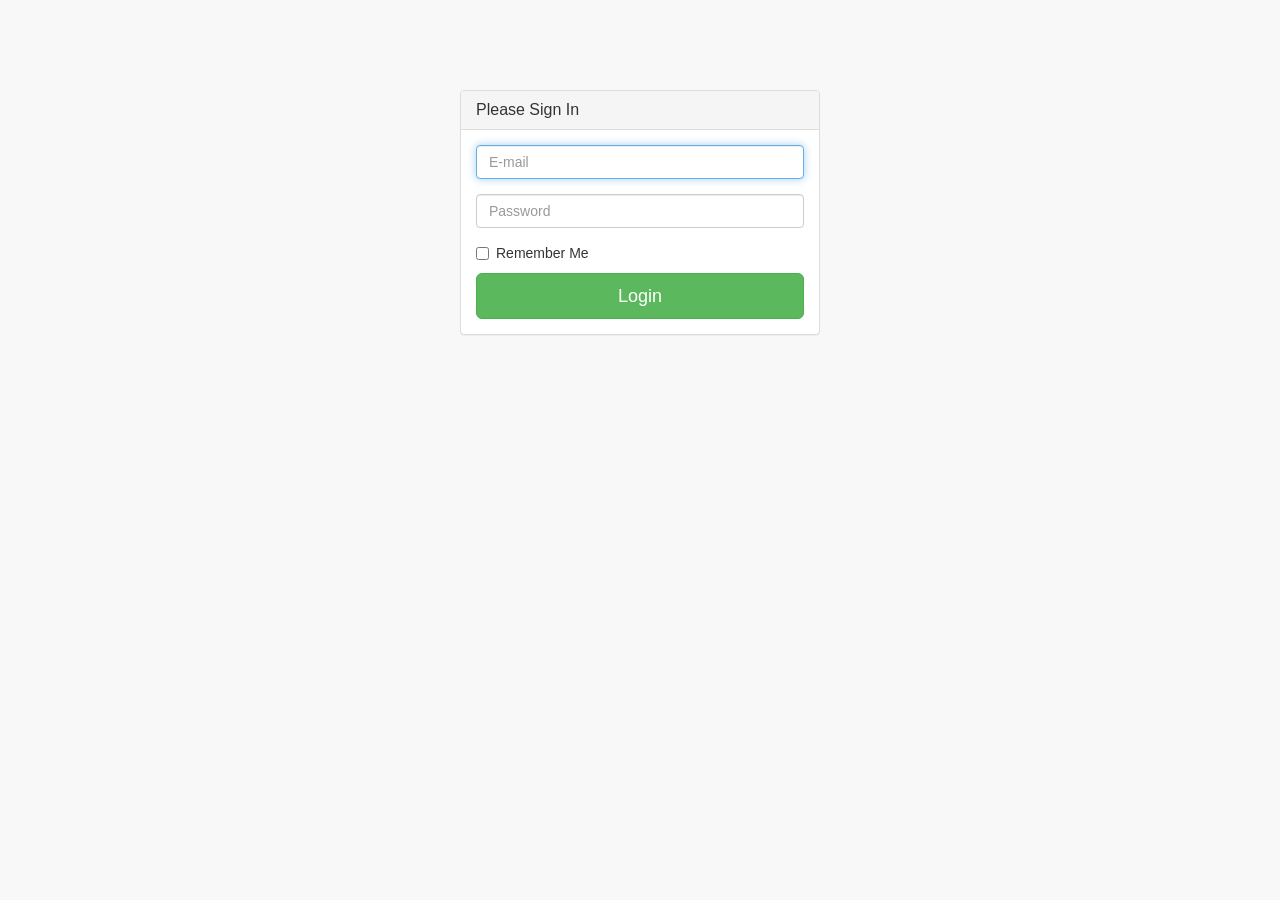
<file: web/Style2/pages/login.html>
<!DOCTYPE html>
<html lang="en">

<head>

    <meta charset="utf-8">
    <meta http-equiv="X-UA-Compatible" content="IE=edge">
    <meta name="viewport" content="width=device-width, initial-scale=1">
    <meta name="description" content="">
    <meta name="author" content="">

    <title>SB Admin 2 - Bootstrap Admin Theme</title>

    <!-- Bootstrap Core CSS -->
    <link href="../vendor/bootstrap/css/bootstrap.min.css" rel="stylesheet">

    <!-- MetisMenu CSS -->
    <link href="../vendor/metisMenu/metisMenu.min.css" rel="stylesheet">

    <!-- Custom CSS -->
    <link href="../dist/css/sb-admin-2.css" rel="stylesheet">

    <!-- Custom Fonts -->
    <link href="../vendor/font-awesome/css/font-awesome.min.css" rel="stylesheet" type="text/css">

    <!-- HTML5 Shim and Respond.js IE8 support of HTML5 elements and media queries -->
    <!-- WARNING: Respond.js doesn't work if you view the page via file:// -->
    <!--[if lt IE 9]>
        <script src="https://oss.maxcdn.com/libs/html5shiv/3.7.0/html5shiv.js"></script>
        <script src="https://oss.maxcdn.com/libs/respond.js/1.4.2/respond.min.js"></script>
    <![endif]-->

</head>

<body>

    <div class="container">
        <div class="row">
            <div class="col-md-4 col-md-offset-4">
                <div class="login-panel panel panel-default">
                    <div class="panel-heading">
                        <h3 class="panel-title">Please Sign In</h3>
                    </div>
                    <div class="panel-body">
                        <form role="form">
                            <fieldset>
                                <div class="form-group">
                                    <input class="form-control" placeholder="E-mail" name="email" type="email" autofocus>
                                </div>
                                <div class="form-group">
                                    <input class="form-control" placeholder="Password" name="password" type="password" value="">
                                </div>
                                <div class="checkbox">
                                    <label>
                                        <input name="remember" type="checkbox" value="Remember Me">Remember Me
                                    </label>
                                </div>
                                <!-- Change this to a button or input when using this as a form -->
                                <a href="index.html" class="btn btn-lg btn-success btn-block">Login</a>
                            </fieldset>
                        </form>
                    </div>
                </div>
            </div>
        </div>
    </div>

    <!-- jQuery -->
    <script src="../vendor/jquery/jquery.min.js"></script>

    <!-- Bootstrap Core JavaScript -->
    <script src="../vendor/bootstrap/js/bootstrap.min.js"></script>

    <!-- Metis Menu Plugin JavaScript -->
    <script src="../vendor/metisMenu/metisMenu.min.js"></script>

    <!-- Custom Theme JavaScript -->
    <script src="../dist/js/sb-admin-2.js"></script>

</body>

</html>
</file>
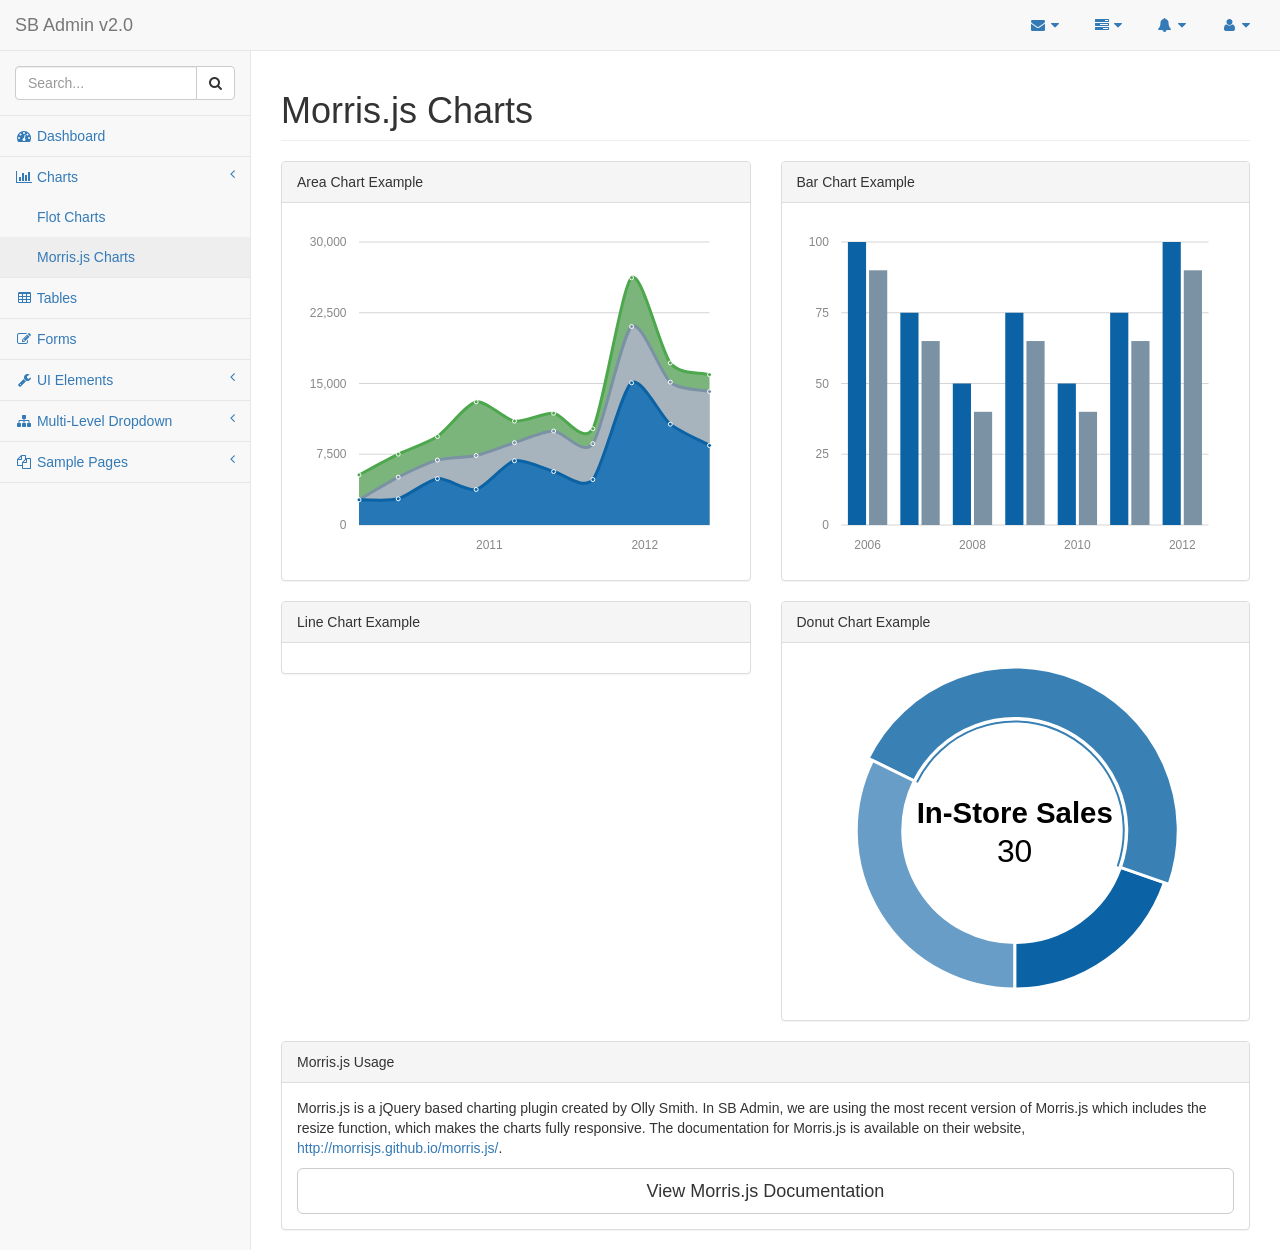
<file: web/Style2/pages/morris.html>
<!DOCTYPE html>
<html lang="en">

<head>

    <meta charset="utf-8">
    <meta http-equiv="X-UA-Compatible" content="IE=edge">
    <meta name="viewport" content="width=device-width, initial-scale=1">
    <meta name="description" content="">
    <meta name="author" content="">

    <title>SB Admin 2 - Bootstrap Admin Theme</title>

    <!-- Bootstrap Core CSS -->
    <link href="../vendor/bootstrap/css/bootstrap.min.css" rel="stylesheet">

    <!-- MetisMenu CSS -->
    <link href="../vendor/metisMenu/metisMenu.min.css" rel="stylesheet">

    <!-- Custom CSS -->
    <link href="../dist/css/sb-admin-2.css" rel="stylesheet">

    <!-- Morris Charts CSS -->
    <link href="../vendor/morrisjs/morris.css" rel="stylesheet">

    <!-- Custom Fonts -->
    <link href="../vendor/font-awesome/css/font-awesome.min.css" rel="stylesheet" type="text/css">

    <!-- HTML5 Shim and Respond.js IE8 support of HTML5 elements and media queries -->
    <!-- WARNING: Respond.js doesn't work if you view the page via file:// -->
    <!--[if lt IE 9]>
        <script src="https://oss.maxcdn.com/libs/html5shiv/3.7.0/html5shiv.js"></script>
        <script src="https://oss.maxcdn.com/libs/respond.js/1.4.2/respond.min.js"></script>
    <![endif]-->

</head>

<body>

    <div id="wrapper">

        <!-- Navigation -->
        <nav class="navbar navbar-default navbar-static-top" role="navigation" style="margin-bottom: 0">
            <div class="navbar-header">
                <button type="button" class="navbar-toggle" data-toggle="collapse" data-target=".navbar-collapse">
                    <span class="sr-only">Toggle navigation</span>
                    <span class="icon-bar"></span>
                    <span class="icon-bar"></span>
                    <span class="icon-bar"></span>
                </button>
                <a class="navbar-brand" href="index.html">SB Admin v2.0</a>
            </div>
            <!-- /.navbar-header -->

            <ul class="nav navbar-top-links navbar-right">
                <li class="dropdown">
                    <a class="dropdown-toggle" data-toggle="dropdown" href="#">
                        <i class="fa fa-envelope fa-fw"></i> <i class="fa fa-caret-down"></i>
                    </a>
                    <ul class="dropdown-menu dropdown-messages">
                        <li>
                            <a href="#">
                                <div>
                                    <strong>John Smith</strong>
                                    <span class="pull-right text-muted">
                                        <em>Yesterday</em>
                                    </span>
                                </div>
                                <div>Lorem ipsum dolor sit amet, consectetur adipiscing elit. Pellentesque eleifend...</div>
                            </a>
                        </li>
                        <li class="divider"></li>
                        <li>
                            <a href="#">
                                <div>
                                    <strong>John Smith</strong>
                                    <span class="pull-right text-muted">
                                        <em>Yesterday</em>
                                    </span>
                                </div>
                                <div>Lorem ipsum dolor sit amet, consectetur adipiscing elit. Pellentesque eleifend...</div>
                            </a>
                        </li>
                        <li class="divider"></li>
                        <li>
                            <a href="#">
                                <div>
                                    <strong>John Smith</strong>
                                    <span class="pull-right text-muted">
                                        <em>Yesterday</em>
                                    </span>
                                </div>
                                <div>Lorem ipsum dolor sit amet, consectetur adipiscing elit. Pellentesque eleifend...</div>
                            </a>
                        </li>
                        <li class="divider"></li>
                        <li>
                            <a class="text-center" href="#">
                                <strong>Read All Messages</strong>
                                <i class="fa fa-angle-right"></i>
                            </a>
                        </li>
                    </ul>
                    <!-- /.dropdown-messages -->
                </li>
                <!-- /.dropdown -->
                <li class="dropdown">
                    <a class="dropdown-toggle" data-toggle="dropdown" href="#">
                        <i class="fa fa-tasks fa-fw"></i> <i class="fa fa-caret-down"></i>
                    </a>
                    <ul class="dropdown-menu dropdown-tasks">
                        <li>
                            <a href="#">
                                <div>
                                    <p>
                                        <strong>Task 1</strong>
                                        <span class="pull-right text-muted">40% Complete</span>
                                    </p>
                                    <div class="progress progress-striped active">
                                        <div class="progress-bar progress-bar-success" role="progressbar" aria-valuenow="40" aria-valuemin="0" aria-valuemax="100" style="width: 40%">
                                            <span class="sr-only">40% Complete (success)</span>
                                        </div>
                                    </div>
                                </div>
                            </a>
                        </li>
                        <li class="divider"></li>
                        <li>
                            <a href="#">
                                <div>
                                    <p>
                                        <strong>Task 2</strong>
                                        <span class="pull-right text-muted">20% Complete</span>
                                    </p>
                                    <div class="progress progress-striped active">
                                        <div class="progress-bar progress-bar-info" role="progressbar" aria-valuenow="20" aria-valuemin="0" aria-valuemax="100" style="width: 20%">
                                            <span class="sr-only">20% Complete</span>
                                        </div>
                                    </div>
                                </div>
                            </a>
                        </li>
                        <li class="divider"></li>
                        <li>
                            <a href="#">
                                <div>
                                    <p>
                                        <strong>Task 3</strong>
                                        <span class="pull-right text-muted">60% Complete</span>
                                    </p>
                                    <div class="progress progress-striped active">
                                        <div class="progress-bar progress-bar-warning" role="progressbar" aria-valuenow="60" aria-valuemin="0" aria-valuemax="100" style="width: 60%">
                                            <span class="sr-only">60% Complete (warning)</span>
                                        </div>
                                    </div>
                                </div>
                            </a>
                        </li>
                        <li class="divider"></li>
                        <li>
                            <a href="#">
                                <div>
                                    <p>
                                        <strong>Task 4</strong>
                                        <span class="pull-right text-muted">80% Complete</span>
                                    </p>
                                    <div class="progress progress-striped active">
                                        <div class="progress-bar progress-bar-danger" role="progressbar" aria-valuenow="80" aria-valuemin="0" aria-valuemax="100" style="width: 80%">
                                            <span class="sr-only">80% Complete (danger)</span>
                                        </div>
                                    </div>
                                </div>
                            </a>
                        </li>
                        <li class="divider"></li>
                        <li>
                            <a class="text-center" href="#">
                                <strong>See All Tasks</strong>
                                <i class="fa fa-angle-right"></i>
                            </a>
                        </li>
                    </ul>
                    <!-- /.dropdown-tasks -->
                </li>
                <!-- /.dropdown -->
                <li class="dropdown">
                    <a class="dropdown-toggle" data-toggle="dropdown" href="#">
                        <i class="fa fa-bell fa-fw"></i> <i class="fa fa-caret-down"></i>
                    </a>
                    <ul class="dropdown-menu dropdown-alerts">
                        <li>
                            <a href="#">
                                <div>
                                    <i class="fa fa-comment fa-fw"></i> New Comment
                                    <span class="pull-right text-muted small">4 minutes ago</span>
                                </div>
                            </a>
                        </li>
                        <li class="divider"></li>
                        <li>
                            <a href="#">
                                <div>
                                    <i class="fa fa-twitter fa-fw"></i> 3 New Followers
                                    <span class="pull-right text-muted small">12 minutes ago</span>
                                </div>
                            </a>
                        </li>
                        <li class="divider"></li>
                        <li>
                            <a href="#">
                                <div>
                                    <i class="fa fa-envelope fa-fw"></i> Message Sent
                                    <span class="pull-right text-muted small">4 minutes ago</span>
                                </div>
                            </a>
                        </li>
                        <li class="divider"></li>
                        <li>
                            <a href="#">
                                <div>
                                    <i class="fa fa-tasks fa-fw"></i> New Task
                                    <span class="pull-right text-muted small">4 minutes ago</span>
                                </div>
                            </a>
                        </li>
                        <li class="divider"></li>
                        <li>
                            <a href="#">
                                <div>
                                    <i class="fa fa-upload fa-fw"></i> Server Rebooted
                                    <span class="pull-right text-muted small">4 minutes ago</span>
                                </div>
                            </a>
                        </li>
                        <li class="divider"></li>
                        <li>
                            <a class="text-center" href="#">
                                <strong>See All Alerts</strong>
                                <i class="fa fa-angle-right"></i>
                            </a>
                        </li>
                    </ul>
                    <!-- /.dropdown-alerts -->
                </li>
                <!-- /.dropdown -->
                <li class="dropdown">
                    <a class="dropdown-toggle" data-toggle="dropdown" href="#">
                        <i class="fa fa-user fa-fw"></i> <i class="fa fa-caret-down"></i>
                    </a>
                    <ul class="dropdown-menu dropdown-user">
                        <li><a href="#"><i class="fa fa-user fa-fw"></i> User Profile</a>
                        </li>
                        <li><a href="#"><i class="fa fa-gear fa-fw"></i> Settings</a>
                        </li>
                        <li class="divider"></li>
                        <li><a href="login.html"><i class="fa fa-sign-out fa-fw"></i> Logout</a>
                        </li>
                    </ul>
                    <!-- /.dropdown-user -->
                </li>
                <!-- /.dropdown -->
            </ul>
            <!-- /.navbar-top-links -->

            <div class="navbar-default sidebar" role="navigation">
                <div class="sidebar-nav navbar-collapse">
                    <ul class="nav" id="side-menu">
                        <li class="sidebar-search">
                            <div class="input-group custom-search-form">
                                <input type="text" class="form-control" placeholder="Search...">
                                <span class="input-group-btn">
                                <button class="btn btn-default" type="button">
                                    <i class="fa fa-search"></i>
                                </button>
                            </span>
                            </div>
                            <!-- /input-group -->
                        </li>
                        <li>
                            <a href="index.html"><i class="fa fa-dashboard fa-fw"></i> Dashboard</a>
                        </li>
                        <li>
                            <a href="#"><i class="fa fa-bar-chart-o fa-fw"></i> Charts<span class="fa arrow"></span></a>
                            <ul class="nav nav-second-level">
                                <li>
                                    <a href="flot.html">Flot Charts</a>
                                </li>
                                <li>
                                    <a href="morris.html">Morris.js Charts</a>
                                </li>
                            </ul>
                            <!-- /.nav-second-level -->
                        </li>
                        <li>
                            <a href="tables.html"><i class="fa fa-table fa-fw"></i> Tables</a>
                        </li>
                        <li>
                            <a href="forms.html"><i class="fa fa-edit fa-fw"></i> Forms</a>
                        </li>
                        <li>
                            <a href="#"><i class="fa fa-wrench fa-fw"></i> UI Elements<span class="fa arrow"></span></a>
                            <ul class="nav nav-second-level">
                                <li>
                                    <a href="panels-wells.html">Panels and Wells</a>
                                </li>
                                <li>
                                    <a href="buttons.html">Buttons</a>
                                </li>
                                <li>
                                    <a href="notifications.html">Notifications</a>
                                </li>
                                <li>
                                    <a href="typography.html">Typography</a>
                                </li>
                                <li>
                                    <a href="icons.html"> Icons</a>
                                </li>
                                <li>
                                    <a href="grid.html">Grid</a>
                                </li>
                            </ul>
                            <!-- /.nav-second-level -->
                        </li>
                        <li>
                            <a href="#"><i class="fa fa-sitemap fa-fw"></i> Multi-Level Dropdown<span class="fa arrow"></span></a>
                            <ul class="nav nav-second-level">
                                <li>
                                    <a href="#">Second Level Item</a>
                                </li>
                                <li>
                                    <a href="#">Second Level Item</a>
                                </li>
                                <li>
                                    <a href="#">Third Level <span class="fa arrow"></span></a>
                                    <ul class="nav nav-third-level">
                                        <li>
                                            <a href="#">Third Level Item</a>
                                        </li>
                                        <li>
                                            <a href="#">Third Level Item</a>
                                        </li>
                                        <li>
                                            <a href="#">Third Level Item</a>
                                        </li>
                                        <li>
                                            <a href="#">Third Level Item</a>
                                        </li>
                                    </ul>
                                    <!-- /.nav-third-level -->
                                </li>
                            </ul>
                            <!-- /.nav-second-level -->
                        </li>
                        <li>
                            <a href="#"><i class="fa fa-files-o fa-fw"></i> Sample Pages<span class="fa arrow"></span></a>
                            <ul class="nav nav-second-level">
                                <li>
                                    <a href="blank.html">Blank Page</a>
                                </li>
                                <li>
                                    <a href="login.html">Login Page</a>
                                </li>
                            </ul>
                            <!-- /.nav-second-level -->
                        </li>
                    </ul>
                </div>
                <!-- /.sidebar-collapse -->
            </div>
            <!-- /.navbar-static-side -->
        </nav>

        <div id="page-wrapper">
            <div class="row">
                <div class="col-lg-12">
                    <h1 class="page-header">Morris.js Charts</h1>
                </div>
                <!-- /.col-lg-12 -->
            </div>
            <!-- /.row -->
            <div class="row">
                <div class="col-lg-6">
                    <div class="panel panel-default">
                        <div class="panel-heading">
                            Area Chart Example
                        </div>
                        <!-- /.panel-heading -->
                        <div class="panel-body">
                            <div id="morris-area-chart"></div>
                        </div>
                        <!-- /.panel-body -->
                    </div>
                    <!-- /.panel -->
                </div>
                <!-- /.col-lg-6 -->
                <div class="col-lg-6">
                    <div class="panel panel-default">
                        <div class="panel-heading">
                            Bar Chart Example
                        </div>
                        <!-- /.panel-heading -->
                        <div class="panel-body">
                            <div id="morris-bar-chart"></div>
                        </div>
                        <!-- /.panel-body -->
                    </div>
                    <!-- /.panel -->
                </div>
                <!-- /.col-lg-6 -->
                <div class="col-lg-6">
                    <div class="panel panel-default">
                        <div class="panel-heading">
                            Line Chart Example
                        </div>
                        <!-- /.panel-heading -->
                        <div class="panel-body">
                            <div id="morris-line-chart"></div>
                        </div>
                        <!-- /.panel-body -->
                    </div>
                    <!-- /.panel -->
                </div>
                <!-- /.col-lg-6 -->
                <div class="col-lg-6">
                    <div class="panel panel-default">
                        <div class="panel-heading">
                            Donut Chart Example
                        </div>
                        <!-- /.panel-heading -->
                        <div class="panel-body">
                            <div id="morris-donut-chart"></div>
                        </div>
                        <!-- /.panel-body -->
                    </div>
                    <!-- /.panel -->
                </div>
                <!-- /.col-lg-6 -->
                <div class="col-lg-12">
                    <div class="panel panel-default">
                        <div class="panel-heading">
                            Morris.js Usage
                        </div>
                        <!-- /.panel-heading -->
                        <div class="panel-body">
                            <p>Morris.js is a jQuery based charting plugin created by Olly Smith. In SB Admin, we are using the most recent version of Morris.js which includes the resize function, which makes the charts fully responsive. The documentation for Morris.js is available on their website, <a target="_blank" href="http://morrisjs.github.io/morris.js/">http://morrisjs.github.io/morris.js/</a>.</p>
                            <a target="_blank" class="btn btn-default btn-lg btn-block" href="http://morrisjs.github.io/morris.js/">View Morris.js Documentation</a>
                        </div>
                        <!-- /.panel-body -->
                    </div>
                    <!-- /.panel -->
                </div>
                <!-- /.col-lg-6 -->
            </div>
            <!-- /.row -->
        </div>
        <!-- /#page-wrapper -->

    </div>
    <!-- /#wrapper -->

    <!-- jQuery -->
    <script src="../vendor/jquery/jquery.min.js"></script>

    <!-- Bootstrap Core JavaScript -->
    <script src="../vendor/bootstrap/js/bootstrap.min.js"></script>

    <!-- Metis Menu Plugin JavaScript -->
    <script src="../vendor/metisMenu/metisMenu.min.js"></script>

    <!-- Morris Charts JavaScript -->
    <script src="../vendor/raphael/raphael.min.js"></script>
    <script src="../vendor/morrisjs/morris.min.js"></script>
    <script src="../data/morris-data.js"></script>

    <!-- Custom Theme JavaScript -->
    <script src="../dist/js/sb-admin-2.js"></script>

</body>

</html>
</file>
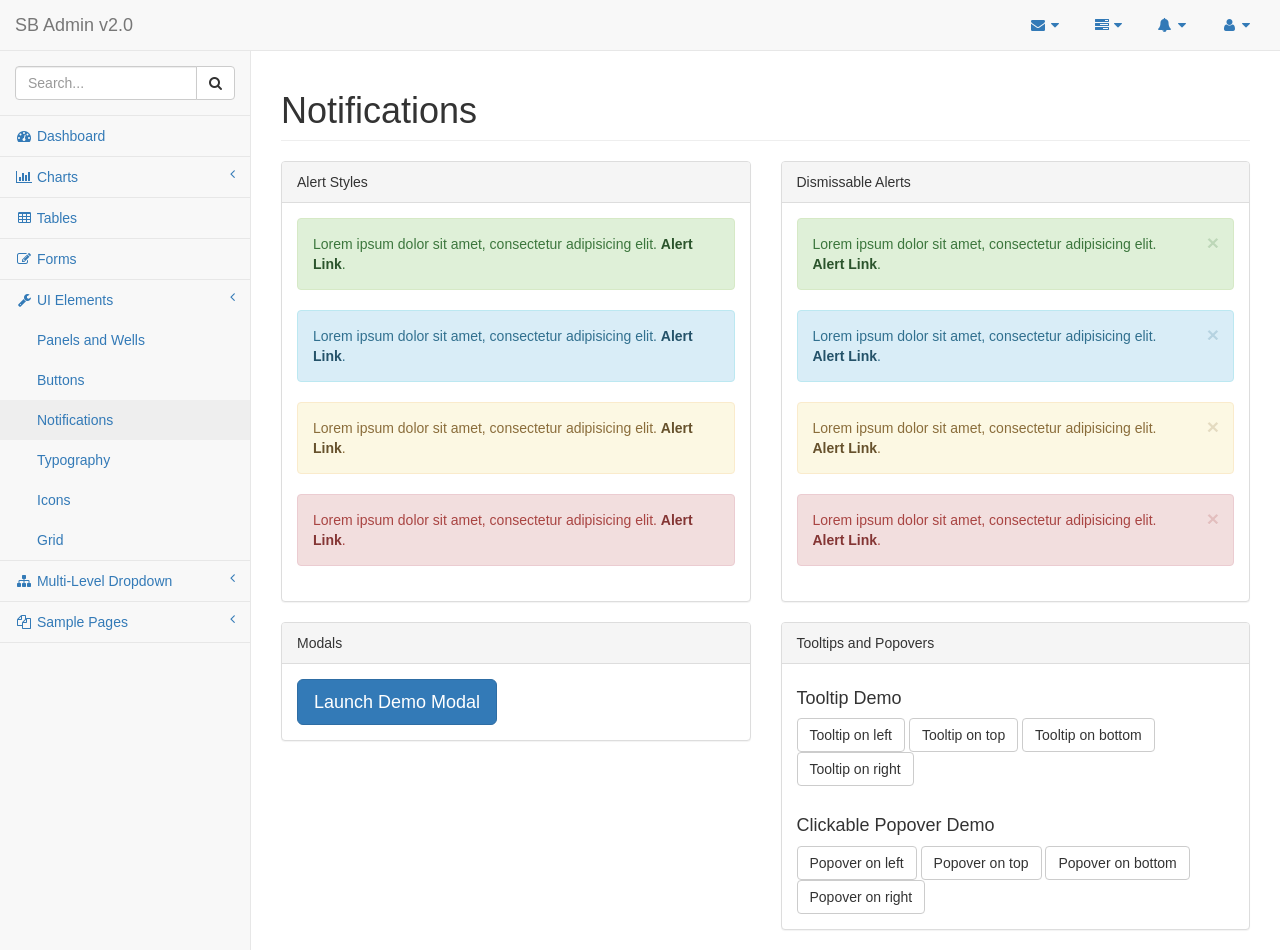
<file: web/Style2/pages/notifications.html>
<!DOCTYPE html>
<html lang="en">

<head>

    <meta charset="utf-8">
    <meta http-equiv="X-UA-Compatible" content="IE=edge">
    <meta name="viewport" content="width=device-width, initial-scale=1">
    <meta name="description" content="">
    <meta name="author" content="">

    <title>SB Admin 2 - Bootstrap Admin Theme</title>

    <!-- Bootstrap Core CSS -->
    <link href="../vendor/bootstrap/css/bootstrap.min.css" rel="stylesheet">

    <!-- MetisMenu CSS -->
    <link href="../vendor/metisMenu/metisMenu.min.css" rel="stylesheet">

    <!-- Custom CSS -->
    <link href="../dist/css/sb-admin-2.css" rel="stylesheet">

    <!-- Custom Fonts -->
    <link href="../vendor/font-awesome/css/font-awesome.min.css" rel="stylesheet" type="text/css">

    <!-- HTML5 Shim and Respond.js IE8 support of HTML5 elements and media queries -->
    <!-- WARNING: Respond.js doesn't work if you view the page via file:// -->
    <!--[if lt IE 9]>
        <script src="https://oss.maxcdn.com/libs/html5shiv/3.7.0/html5shiv.js"></script>
        <script src="https://oss.maxcdn.com/libs/respond.js/1.4.2/respond.min.js"></script>
    <![endif]-->

</head>

<body>

    <div id="wrapper">

        <!-- Navigation -->
        <nav class="navbar navbar-default navbar-static-top" role="navigation" style="margin-bottom: 0">
            <div class="navbar-header">
                <button type="button" class="navbar-toggle" data-toggle="collapse" data-target=".navbar-collapse">
                    <span class="sr-only">Toggle navigation</span>
                    <span class="icon-bar"></span>
                    <span class="icon-bar"></span>
                    <span class="icon-bar"></span>
                </button>
                <a class="navbar-brand" href="index.html">SB Admin v2.0</a>
            </div>
            <!-- /.navbar-header -->

            <ul class="nav navbar-top-links navbar-right">
                <li class="dropdown">
                    <a class="dropdown-toggle" data-toggle="dropdown" href="#">
                        <i class="fa fa-envelope fa-fw"></i> <i class="fa fa-caret-down"></i>
                    </a>
                    <ul class="dropdown-menu dropdown-messages">
                        <li>
                            <a href="#">
                                <div>
                                    <strong>John Smith</strong>
                                    <span class="pull-right text-muted">
                                        <em>Yesterday</em>
                                    </span>
                                </div>
                                <div>Lorem ipsum dolor sit amet, consectetur adipiscing elit. Pellentesque eleifend...</div>
                            </a>
                        </li>
                        <li class="divider"></li>
                        <li>
                            <a href="#">
                                <div>
                                    <strong>John Smith</strong>
                                    <span class="pull-right text-muted">
                                        <em>Yesterday</em>
                                    </span>
                                </div>
                                <div>Lorem ipsum dolor sit amet, consectetur adipiscing elit. Pellentesque eleifend...</div>
                            </a>
                        </li>
                        <li class="divider"></li>
                        <li>
                            <a href="#">
                                <div>
                                    <strong>John Smith</strong>
                                    <span class="pull-right text-muted">
                                        <em>Yesterday</em>
                                    </span>
                                </div>
                                <div>Lorem ipsum dolor sit amet, consectetur adipiscing elit. Pellentesque eleifend...</div>
                            </a>
                        </li>
                        <li class="divider"></li>
                        <li>
                            <a class="text-center" href="#">
                                <strong>Read All Messages</strong>
                                <i class="fa fa-angle-right"></i>
                            </a>
                        </li>
                    </ul>
                    <!-- /.dropdown-messages -->
                </li>
                <!-- /.dropdown -->
                <li class="dropdown">
                    <a class="dropdown-toggle" data-toggle="dropdown" href="#">
                        <i class="fa fa-tasks fa-fw"></i> <i class="fa fa-caret-down"></i>
                    </a>
                    <ul class="dropdown-menu dropdown-tasks">
                        <li>
                            <a href="#">
                                <div>
                                    <p>
                                        <strong>Task 1</strong>
                                        <span class="pull-right text-muted">40% Complete</span>
                                    </p>
                                    <div class="progress progress-striped active">
                                        <div class="progress-bar progress-bar-success" role="progressbar" aria-valuenow="40" aria-valuemin="0" aria-valuemax="100" style="width: 40%">
                                            <span class="sr-only">40% Complete (success)</span>
                                        </div>
                                    </div>
                                </div>
                            </a>
                        </li>
                        <li class="divider"></li>
                        <li>
                            <a href="#">
                                <div>
                                    <p>
                                        <strong>Task 2</strong>
                                        <span class="pull-right text-muted">20% Complete</span>
                                    </p>
                                    <div class="progress progress-striped active">
                                        <div class="progress-bar progress-bar-info" role="progressbar" aria-valuenow="20" aria-valuemin="0" aria-valuemax="100" style="width: 20%">
                                            <span class="sr-only">20% Complete</span>
                                        </div>
                                    </div>
                                </div>
                            </a>
                        </li>
                        <li class="divider"></li>
                        <li>
                            <a href="#">
                                <div>
                                    <p>
                                        <strong>Task 3</strong>
                                        <span class="pull-right text-muted">60% Complete</span>
                                    </p>
                                    <div class="progress progress-striped active">
                                        <div class="progress-bar progress-bar-warning" role="progressbar" aria-valuenow="60" aria-valuemin="0" aria-valuemax="100" style="width: 60%">
                                            <span class="sr-only">60% Complete (warning)</span>
                                        </div>
                                    </div>
                                </div>
                            </a>
                        </li>
                        <li class="divider"></li>
                        <li>
                            <a href="#">
                                <div>
                                    <p>
                                        <strong>Task 4</strong>
                                        <span class="pull-right text-muted">80% Complete</span>
                                    </p>
                                    <div class="progress progress-striped active">
                                        <div class="progress-bar progress-bar-danger" role="progressbar" aria-valuenow="80" aria-valuemin="0" aria-valuemax="100" style="width: 80%">
                                            <span class="sr-only">80% Complete (danger)</span>
                                        </div>
                                    </div>
                                </div>
                            </a>
                        </li>
                        <li class="divider"></li>
                        <li>
                            <a class="text-center" href="#">
                                <strong>See All Tasks</strong>
                                <i class="fa fa-angle-right"></i>
                            </a>
                        </li>
                    </ul>
                    <!-- /.dropdown-tasks -->
                </li>
                <!-- /.dropdown -->
                <li class="dropdown">
                    <a class="dropdown-toggle" data-toggle="dropdown" href="#">
                        <i class="fa fa-bell fa-fw"></i> <i class="fa fa-caret-down"></i>
                    </a>
                    <ul class="dropdown-menu dropdown-alerts">
                        <li>
                            <a href="#">
                                <div>
                                    <i class="fa fa-comment fa-fw"></i> New Comment
                                    <span class="pull-right text-muted small">4 minutes ago</span>
                                </div>
                            </a>
                        </li>
                        <li class="divider"></li>
                        <li>
                            <a href="#">
                                <div>
                                    <i class="fa fa-twitter fa-fw"></i> 3 New Followers
                                    <span class="pull-right text-muted small">12 minutes ago</span>
                                </div>
                            </a>
                        </li>
                        <li class="divider"></li>
                        <li>
                            <a href="#">
                                <div>
                                    <i class="fa fa-envelope fa-fw"></i> Message Sent
                                    <span class="pull-right text-muted small">4 minutes ago</span>
                                </div>
                            </a>
                        </li>
                        <li class="divider"></li>
                        <li>
                            <a href="#">
                                <div>
                                    <i class="fa fa-tasks fa-fw"></i> New Task
                                    <span class="pull-right text-muted small">4 minutes ago</span>
                                </div>
                            </a>
                        </li>
                        <li class="divider"></li>
                        <li>
                            <a href="#">
                                <div>
                                    <i class="fa fa-upload fa-fw"></i> Server Rebooted
                                    <span class="pull-right text-muted small">4 minutes ago</span>
                                </div>
                            </a>
                        </li>
                        <li class="divider"></li>
                        <li>
                            <a class="text-center" href="#">
                                <strong>See All Alerts</strong>
                                <i class="fa fa-angle-right"></i>
                            </a>
                        </li>
                    </ul>
                    <!-- /.dropdown-alerts -->
                </li>
                <!-- /.dropdown -->
                <li class="dropdown">
                    <a class="dropdown-toggle" data-toggle="dropdown" href="#">
                        <i class="fa fa-user fa-fw"></i> <i class="fa fa-caret-down"></i>
                    </a>
                    <ul class="dropdown-menu dropdown-user">
                        <li><a href="#"><i class="fa fa-user fa-fw"></i> User Profile</a>
                        </li>
                        <li><a href="#"><i class="fa fa-gear fa-fw"></i> Settings</a>
                        </li>
                        <li class="divider"></li>
                        <li><a href="login.html"><i class="fa fa-sign-out fa-fw"></i> Logout</a>
                        </li>
                    </ul>
                    <!-- /.dropdown-user -->
                </li>
                <!-- /.dropdown -->
            </ul>
            <!-- /.navbar-top-links -->

            <div class="navbar-default sidebar" role="navigation">
                <div class="sidebar-nav navbar-collapse">
                    <ul class="nav" id="side-menu">
                        <li class="sidebar-search">
                            <div class="input-group custom-search-form">
                                <input type="text" class="form-control" placeholder="Search...">
                                <span class="input-group-btn">
                                <button class="btn btn-default" type="button">
                                    <i class="fa fa-search"></i>
                                </button>
                            </span>
                            </div>
                            <!-- /input-group -->
                        </li>
                        <li>
                            <a href="index.html"><i class="fa fa-dashboard fa-fw"></i> Dashboard</a>
                        </li>
                        <li>
                            <a href="#"><i class="fa fa-bar-chart-o fa-fw"></i> Charts<span class="fa arrow"></span></a>
                            <ul class="nav nav-second-level">
                                <li>
                                    <a href="flot.html">Flot Charts</a>
                                </li>
                                <li>
                                    <a href="morris.html">Morris.js Charts</a>
                                </li>
                            </ul>
                            <!-- /.nav-second-level -->
                        </li>
                        <li>
                            <a href="tables.html"><i class="fa fa-table fa-fw"></i> Tables</a>
                        </li>
                        <li>
                            <a href="forms.html"><i class="fa fa-edit fa-fw"></i> Forms</a>
                        </li>
                        <li>
                            <a href="#"><i class="fa fa-wrench fa-fw"></i> UI Elements<span class="fa arrow"></span></a>
                            <ul class="nav nav-second-level">
                                <li>
                                    <a href="panels-wells.html">Panels and Wells</a>
                                </li>
                                <li>
                                    <a href="buttons.html">Buttons</a>
                                </li>
                                <li>
                                    <a href="notifications.html">Notifications</a>
                                </li>
                                <li>
                                    <a href="typography.html">Typography</a>
                                </li>
                                <li>
                                    <a href="icons.html"> Icons</a>
                                </li>
                                <li>
                                    <a href="grid.html">Grid</a>
                                </li>
                            </ul>
                            <!-- /.nav-second-level -->
                        </li>
                        <li>
                            <a href="#"><i class="fa fa-sitemap fa-fw"></i> Multi-Level Dropdown<span class="fa arrow"></span></a>
                            <ul class="nav nav-second-level">
                                <li>
                                    <a href="#">Second Level Item</a>
                                </li>
                                <li>
                                    <a href="#">Second Level Item</a>
                                </li>
                                <li>
                                    <a href="#">Third Level <span class="fa arrow"></span></a>
                                    <ul class="nav nav-third-level">
                                        <li>
                                            <a href="#">Third Level Item</a>
                                        </li>
                                        <li>
                                            <a href="#">Third Level Item</a>
                                        </li>
                                        <li>
                                            <a href="#">Third Level Item</a>
                                        </li>
                                        <li>
                                            <a href="#">Third Level Item</a>
                                        </li>
                                    </ul>
                                    <!-- /.nav-third-level -->
                                </li>
                            </ul>
                            <!-- /.nav-second-level -->
                        </li>
                        <li>
                            <a href="#"><i class="fa fa-files-o fa-fw"></i> Sample Pages<span class="fa arrow"></span></a>
                            <ul class="nav nav-second-level">
                                <li>
                                    <a href="blank.html">Blank Page</a>
                                </li>
                                <li>
                                    <a href="login.html">Login Page</a>
                                </li>
                            </ul>
                            <!-- /.nav-second-level -->
                        </li>
                    </ul>
                </div>
                <!-- /.sidebar-collapse -->
            </div>
            <!-- /.navbar-static-side -->
        </nav>

        <div id="page-wrapper">
            <div class="row">
                <div class="col-lg-12">
                    <h1 class="page-header">Notifications</h1>
                </div>
                <!-- /.col-lg-12 -->
            </div>
            <!-- /.row -->
            <div class="row">
                <div class="col-lg-6">
                    <div class="panel panel-default">
                        <div class="panel-heading">
                            Alert Styles
                        </div>
                        <!-- /.panel-heading -->
                        <div class="panel-body">
                            <div class="alert alert-success">
                                Lorem ipsum dolor sit amet, consectetur adipisicing elit. <a href="#" class="alert-link">Alert Link</a>.
                            </div>
                            <div class="alert alert-info">
                                Lorem ipsum dolor sit amet, consectetur adipisicing elit. <a href="#" class="alert-link">Alert Link</a>.
                            </div>
                            <div class="alert alert-warning">
                                Lorem ipsum dolor sit amet, consectetur adipisicing elit. <a href="#" class="alert-link">Alert Link</a>.
                            </div>
                            <div class="alert alert-danger">
                                Lorem ipsum dolor sit amet, consectetur adipisicing elit. <a href="#" class="alert-link">Alert Link</a>.
                            </div>
                        </div>
                        <!-- .panel-body -->
                    </div>
                    <!-- /.panel -->
                </div>
                <!-- /.col-lg-6 -->
                <div class="col-lg-6">
                    <div class="panel panel-default">
                        <div class="panel-heading">
                            Dismissable Alerts
                        </div>
                        <!-- /.panel-heading -->
                        <div class="panel-body">
                            <div class="alert alert-success alert-dismissable">
                                <button type="button" class="close" data-dismiss="alert" aria-hidden="true">&times;</button>
                                Lorem ipsum dolor sit amet, consectetur adipisicing elit. <a href="#" class="alert-link">Alert Link</a>.
                            </div>
                            <div class="alert alert-info alert-dismissable">
                                <button type="button" class="close" data-dismiss="alert" aria-hidden="true">&times;</button>
                                Lorem ipsum dolor sit amet, consectetur adipisicing elit. <a href="#" class="alert-link">Alert Link</a>.
                            </div>
                            <div class="alert alert-warning alert-dismissable">
                                <button type="button" class="close" data-dismiss="alert" aria-hidden="true">&times;</button>
                                Lorem ipsum dolor sit amet, consectetur adipisicing elit. <a href="#" class="alert-link">Alert Link</a>.
                            </div>
                            <div class="alert alert-danger alert-dismissable">
                                <button type="button" class="close" data-dismiss="alert" aria-hidden="true">&times;</button>
                                Lorem ipsum dolor sit amet, consectetur adipisicing elit. <a href="#" class="alert-link">Alert Link</a>.
                            </div>
                        </div>
                        <!-- .panel-body -->
                    </div>
                    <!-- /.panel -->
                </div>
                <!-- /.col-lg-6 -->
            </div>
            <!-- /.row -->
            <div class="row">
                <div class="col-lg-6">
                    <div class="panel panel-default">
                        <div class="panel-heading">
                            Modals
                        </div>
                        <!-- /.panel-heading -->
                        <div class="panel-body">
                            <!-- Button trigger modal -->
                            <button class="btn btn-primary btn-lg" data-toggle="modal" data-target="#myModal">
                                Launch Demo Modal
                            </button>
                            <!-- Modal -->
                            <div class="modal fade" id="myModal" tabindex="-1" role="dialog" aria-labelledby="myModalLabel" aria-hidden="true">
                                <div class="modal-dialog">
                                    <div class="modal-content">
                                        <div class="modal-header">
                                            <button type="button" class="close" data-dismiss="modal" aria-hidden="true">&times;</button>
                                            <h4 class="modal-title" id="myModalLabel">Modal title</h4>
                                        </div>
                                        <div class="modal-body">
                                            Lorem ipsum dolor sit amet, consectetur adipisicing elit, sed do eiusmod tempor incididunt ut labore et dolore magna aliqua. Ut enim ad minim veniam, quis nostrud exercitation ullamco laboris nisi ut aliquip ex ea commodo consequat. Duis aute irure dolor in reprehenderit in voluptate velit esse cillum dolore eu fugiat nulla pariatur. Excepteur sint occaecat cupidatat non proident, sunt in culpa qui officia deserunt mollit anim id est laborum.
                                        </div>
                                        <div class="modal-footer">
                                            <button type="button" class="btn btn-default" data-dismiss="modal">Close</button>
                                            <button type="button" class="btn btn-primary">Save changes</button>
                                        </div>
                                    </div>
                                    <!-- /.modal-content -->
                                </div>
                                <!-- /.modal-dialog -->
                            </div>
                            <!-- /.modal -->
                        </div>
                        <!-- .panel-body -->
                    </div>
                    <!-- /.panel -->
                </div>
                <!-- /.col-lg-6 -->
                <div class="col-lg-6">
                    <div class="panel panel-default">
                        <div class="panel-heading">
                            Tooltips and Popovers
                        </div>
                        <!-- /.panel-heading -->
                        <div class="panel-body">
                            <h4>Tooltip Demo</h4>
                            <div class="tooltip-demo">
                                <button type="button" class="btn btn-default" data-toggle="tooltip" data-placement="left" title="Tooltip on left">Tooltip on left</button>
                                <button type="button" class="btn btn-default" data-toggle="tooltip" data-placement="top" title="Tooltip on top">Tooltip on top</button>
                                <button type="button" class="btn btn-default" data-toggle="tooltip" data-placement="bottom" title="Tooltip on bottom">Tooltip on bottom</button>
                                <button type="button" class="btn btn-default" data-toggle="tooltip" data-placement="right" title="Tooltip on right">Tooltip on right</button>
                            </div>
                            <br>
                            <h4>Clickable Popover Demo</h4>
                            <div class="tooltip-demo">
                                <button type="button" class="btn btn-default" data-container="body" data-toggle="popover" data-placement="left" data-content="Vivamus sagittis lacus vel augue laoreet rutrum faucibus.">
                                    Popover on left
                                </button>
                                <button type="button" class="btn btn-default" data-container="body" data-toggle="popover" data-placement="top" data-content="Vivamus sagittis lacus vel augue laoreet rutrum faucibus.">
                                    Popover on top
                                </button>
                                <button type="button" class="btn btn-default" data-container="body" data-toggle="popover" data-placement="bottom" data-content="Vivamus sagittis lacus vel augue laoreet rutrum faucibus.">
                                    Popover on bottom
                                </button>
                                <button type="button" class="btn btn-default" data-container="body" data-toggle="popover" data-placement="right" data-content="Vivamus sagittis lacus vel augue laoreet rutrum faucibus.">
                                    Popover on right
                                </button>
                            </div>
                        </div>
                        <!-- .panel-body -->
                    </div>
                    <!-- /.panel -->
                </div>
                <!-- /.col-lg-6 -->
            </div>
            <!-- /.row -->
        </div>
        <!-- /#page-wrapper -->

    </div>
    <!-- /#wrapper -->

    <!-- jQuery -->
    <script src="../vendor/jquery/jquery.min.js"></script>

    <!-- Bootstrap Core JavaScript -->
    <script src="../vendor/bootstrap/js/bootstrap.min.js"></script>

    <!-- Metis Menu Plugin JavaScript -->
    <script src="../vendor/metisMenu/metisMenu.min.js"></script>

    <!-- Custom Theme JavaScript -->
    <script src="../dist/js/sb-admin-2.js"></script>

    <!-- Page-Level Demo Scripts - Notifications - Use for reference -->
    <script>
    // tooltip demo
    $('.tooltip-demo').tooltip({
        selector: "[data-toggle=tooltip]",
        container: "body"
    })
    // popover demo
    $("[data-toggle=popover]")
        .popover()
    </script>

</body>

</html>
</file>
<file: web/Style2/vendor/morrisjs/morris.css>
.morris-hover{position:absolute;z-index:1000}.morris-hover.morris-default-style{border-radius:10px;padding:6px;color:#666;background:rgba(255,255,255,0.8);border:solid 2px rgba(230,230,230,0.8);font-family:sans-serif;font-size:12px;text-align:center}.morris-hover.morris-default-style .morris-hover-row-label{font-weight:bold;margin:0.25em 0}
.morris-hover.morris-default-style .morris-hover-point{white-space:nowrap;margin:0.1em 0}
</file>
<file: web/Style2/vendor/metisMenu/metisMenu.min.css>
/*
 * metismenu - v1.1.3
 * Easy menu jQuery plugin for Twitter Bootstrap 3
 * https://github.com/onokumus/metisMenu
 *
 * Made by Osman Nuri Okumus
 * Under MIT License
 */

.arrow{float:right;line-height:1.42857}.glyphicon.arrow:before{content:"\e079"}.active>a>.glyphicon.arrow:before{content:"\e114"}.fa.arrow:before{content:"\f104"}.active>a>.fa.arrow:before{content:"\f107"}.plus-times{float:right}.fa.plus-times:before{content:"\f067"}.active>a>.fa.plus-times{filter:progid:DXImageTransform.Microsoft.BasicImage(rotation=1);-webkit-transform:rotate(45deg);-moz-transform:rotate(45deg);-ms-transform:rotate(45deg);-o-transform:rotate(45deg);transform:rotate(45deg)}.plus-minus{float:right}.fa.plus-minus:before{content:"\f067"}.active>a>.fa.plus-minus:before{content:"\f068"}
</file>
<file: web/Style2/dist/css/sb-admin-2.css>
/*!
 * Start Bootstrap - SB Admin 2 v3.3.7+1 (http://startbootstrap.com/template-overviews/sb-admin-2)
 * Copyright 2013-2016 Start Bootstrap
 * Licensed under MIT (https://github.com/BlackrockDigital/startbootstrap/blob/gh-pages/LICENSE)
 */
body {
  background-color: #f8f8f8;
}
#wrapper {
  width: 100%;
}
#page-wrapper {
  padding: 0 15px;
  min-height: 568px;
  background-color: white;
}
@media (min-width: 768px) {
  #page-wrapper {
    position: inherit;
    margin: 0 0 0 250px;
    padding: 0 30px;
    border-left: 1px solid #e7e7e7;
  }
}
.navbar-top-links {
  margin-right: 0;
}
.navbar-top-links li {
  display: inline-block;
}
.navbar-top-links li:last-child {
  margin-right: 15px;
}
.navbar-top-links li a {
  padding: 15px;
  min-height: 50px;
}
.navbar-top-links .dropdown-menu li {
  display: block;
}
.navbar-top-links .dropdown-menu li:last-child {
  margin-right: 0;
}
.navbar-top-links .dropdown-menu li a {
  padding: 3px 20px;
  min-height: 0;
}
.navbar-top-links .dropdown-menu li a div {
  white-space: normal;
}
.navbar-top-links .dropdown-messages,
.navbar-top-links .dropdown-tasks,
.navbar-top-links .dropdown-alerts {
  width: 310px;
  min-width: 0;
}
.navbar-top-links .dropdown-messages {
  margin-left: 5px;
}
.navbar-top-links .dropdown-tasks {
  margin-left: -59px;
}
.navbar-top-links .dropdown-alerts {
  margin-left: -123px;
}
.navbar-top-links .dropdown-user {
  right: 0;
  left: auto;
}
.sidebar .sidebar-nav.navbar-collapse {
  padding-left: 0;
  padding-right: 0;
}
.sidebar .sidebar-search {
  padding: 15px;
}
.sidebar ul li {
  border-bottom: 1px solid #e7e7e7;
}
.sidebar ul li a.active {
  background-color: #eeeeee;
}
.sidebar .arrow {
  float: right;
}
.sidebar .fa.arrow:before {
  content: "\f104";
}
.sidebar .active > a > .fa.arrow:before {
  content: "\f107";
}
.sidebar .nav-second-level li,
.sidebar .nav-third-level li {
  border-bottom: none !important;
}
.sidebar .nav-second-level li a {
  padding-left: 37px;
}
.sidebar .nav-third-level li a {
  padding-left: 52px;
}
@media (min-width: 768px) {
  .sidebar {
    z-index: 1;
    position: absolute;
    width: 250px;
    margin-top: 51px;
  }
  .navbar-top-links .dropdown-messages,
  .navbar-top-links .dropdown-tasks,
  .navbar-top-links .dropdown-alerts {
    margin-left: auto;
  }
}
.btn-outline {
  color: inherit;
  background-color: transparent;
  transition: all .5s;
}
.btn-primary.btn-outline {
  color: #428bca;
}
.btn-success.btn-outline {
  color: #5cb85c;
}
.btn-info.btn-outline {
  color: #5bc0de;
}
.btn-warning.btn-outline {
  color: #f0ad4e;
}
.btn-danger.btn-outline {
  color: #d9534f;
}
.btn-primary.btn-outline:hover,
.btn-success.btn-outline:hover,
.btn-info.btn-outline:hover,
.btn-warning.btn-outline:hover,
.btn-danger.btn-outline:hover {
  color: white;
}
.chat {
  margin: 0;
  padding: 0;
  list-style: none;
}
.chat li {
  margin-bottom: 10px;
  padding-bottom: 5px;
  border-bottom: 1px dotted #999999;
}
.chat li.left .chat-body {
  margin-left: 60px;
}
.chat li.right .chat-body {
  margin-right: 60px;
}
.chat li .chat-body p {
  margin: 0;
}
.panel .slidedown .glyphicon,
.chat .glyphicon {
  margin-right: 5px;
}
.chat-panel .panel-body {
  height: 350px;
  overflow-y: scroll;
}
.login-panel {
  margin-top: 25%;
}
.flot-chart {
  display: block;
  height: 400px;
}
.flot-chart-content {
  width: 100%;
  height: 100%;
}
table.dataTable thead .sorting,
table.dataTable thead .sorting_asc,
table.dataTable thead .sorting_desc,
table.dataTable thead .sorting_asc_disabled,
table.dataTable thead .sorting_desc_disabled {
  background: transparent;
}
table.dataTable thead .sorting_asc:after {
  content: "\f0de";
  float: right;
  font-family: fontawesome;
}
table.dataTable thead .sorting_desc:after {
  content: "\f0dd";
  float: right;
  font-family: fontawesome;
}
table.dataTable thead .sorting:after {
  content: "\f0dc";
  float: right;
  font-family: fontawesome;
  color: rgba(50, 50, 50, 0.5);
}
.btn-circle {
  width: 30px;
  height: 30px;
  padding: 6px 0;
  border-radius: 15px;
  text-align: center;
  font-size: 12px;
  line-height: 1.428571429;
}
.btn-circle.btn-lg {
  width: 50px;
  height: 50px;
  padding: 10px 16px;
  border-radius: 25px;
  font-size: 18px;
  line-height: 1.33;
}
.btn-circle.btn-xl {
  width: 70px;
  height: 70px;
  padding: 10px 16px;
  border-radius: 35px;
  font-size: 24px;
  line-height: 1.33;
}
.show-grid [class^="col-"] {
  padding-top: 10px;
  padding-bottom: 10px;
  border: 1px solid #ddd;
  background-color: #eee !important;
}
.show-grid {
  margin: 15px 0;
}
.huge {
  font-size: 40px;
}
.panel-green {
  border-color: #5cb85c;
}
.panel-green > .panel-heading {
  border-color: #5cb85c;
  color: white;
  background-color: #5cb85c;
}
.panel-green > a {
  color: #5cb85c;
}
.panel-green > a:hover {
  color: #3d8b3d;
}
.panel-red {
  border-color: #d9534f;
}
.panel-red > .panel-heading {
  border-color: #d9534f;
  color: white;
  background-color: #d9534f;
}
.panel-red > a {
  color: #d9534f;
}
.panel-red > a:hover {
  color: #b52b27;
}
.panel-yellow {
  border-color: #f0ad4e;
}
.panel-yellow > .panel-heading {
  border-color: #f0ad4e;
  color: white;
  background-color: #f0ad4e;
}
.panel-yellow > a {
  color: #f0ad4e;
}
.panel-yellow > a:hover {
  color: #df8a13;
}
.timeline {
  position: relative;
  padding: 20px 0 20px;
  list-style: none;
}
.timeline:before {
  content: " ";
  position: absolute;
  top: 0;
  bottom: 0;
  left: 50%;
  width: 3px;
  margin-left: -1.5px;
  background-color: #eeeeee;
}
.timeline > li {
  position: relative;
  margin-bottom: 20px;
}
.timeline > li:before,
.timeline > li:after {
  content: " ";
  display: table;
}
.timeline > li:after {
  clear: both;
}
.timeline > li:before,
.timeline > li:after {
  content: " ";
  display: table;
}
.timeline > li:after {
  clear: both;
}
.timeline > li > .timeline-panel {
  float: left;
  position: relative;
  width: 46%;
  padding: 20px;
  border: 1px solid #d4d4d4;
  border-radius: 2px;
  -webkit-box-shadow: 0 1px 6px rgba(0, 0, 0, 0.175);
  box-shadow: 0 1px 6px rgba(0, 0, 0, 0.175);
}
.timeline > li > .timeline-panel:before {
  content: " ";
  display: inline-block;
  position: absolute;
  top: 26px;
  right: -15px;
  border-top: 15px solid transparent;
  border-right: 0 solid #ccc;
  border-bottom: 15px solid transparent;
  border-left: 15px solid #ccc;
}
.timeline > li > .timeline-panel:after {
  content: " ";
  display: inline-block;
  position: absolute;
  top: 27px;
  right: -14px;
  border-top: 14px solid transparent;
  border-right: 0 solid #fff;
  border-bottom: 14px solid transparent;
  border-left: 14px solid #fff;
}
.timeline > li > .timeline-badge {
  z-index: 100;
  position: absolute;
  top: 16px;
  left: 50%;
  width: 50px;
  height: 50px;
  margin-left: -25px;
  border-radius: 50% 50% 50% 50%;
  text-align: center;
  font-size: 1.4em;
  line-height: 50px;
  color: #fff;
  background-color: #999999;
}
.timeline > li.timeline-inverted > .timeline-panel {
  float: right;
}
.timeline > li.timeline-inverted > .timeline-panel:before {
  right: auto;
  left: -15px;
  border-right-width: 15px;
  border-left-width: 0;
}
.timeline > li.timeline-inverted > .timeline-panel:after {
  right: auto;
  left: -14px;
  border-right-width: 14px;
  border-left-width: 0;
}
.timeline-badge.primary {
  background-color: #2e6da4 !important;
}
.timeline-badge.success {
  background-color: #3f903f !important;
}
.timeline-badge.warning {
  background-color: #f0ad4e !important;
}
.timeline-badge.danger {
  background-color: #d9534f !important;
}
.timeline-badge.info {
  background-color: #5bc0de !important;
}
.timeline-title {
  margin-top: 0;
  color: inherit;
}
.timeline-body > p,
.timeline-body > ul {
  margin-bottom: 0;
}
.timeline-body > p + p {
  margin-top: 5px;
}
@media (max-width: 767px) {
  ul.timeline:before {
    left: 40px;
  }
  ul.timeline > li > .timeline-panel {
    width: calc(10%);
    width: -moz-calc(10%);
    width: -webkit-calc(10%);
  }
  ul.timeline > li > .timeline-badge {
    top: 16px;
    left: 15px;
    margin-left: 0;
  }
  ul.timeline > li > .timeline-panel {
    float: right;
  }
  ul.timeline > li > .timeline-panel:before {
    right: auto;
    left: -15px;
    border-right-width: 15px;
    border-left-width: 0;
  }
  ul.timeline > li > .timeline-panel:after {
    right: auto;
    left: -14px;
    border-right-width: 14px;
    border-left-width: 0;
  }
}
</file>
